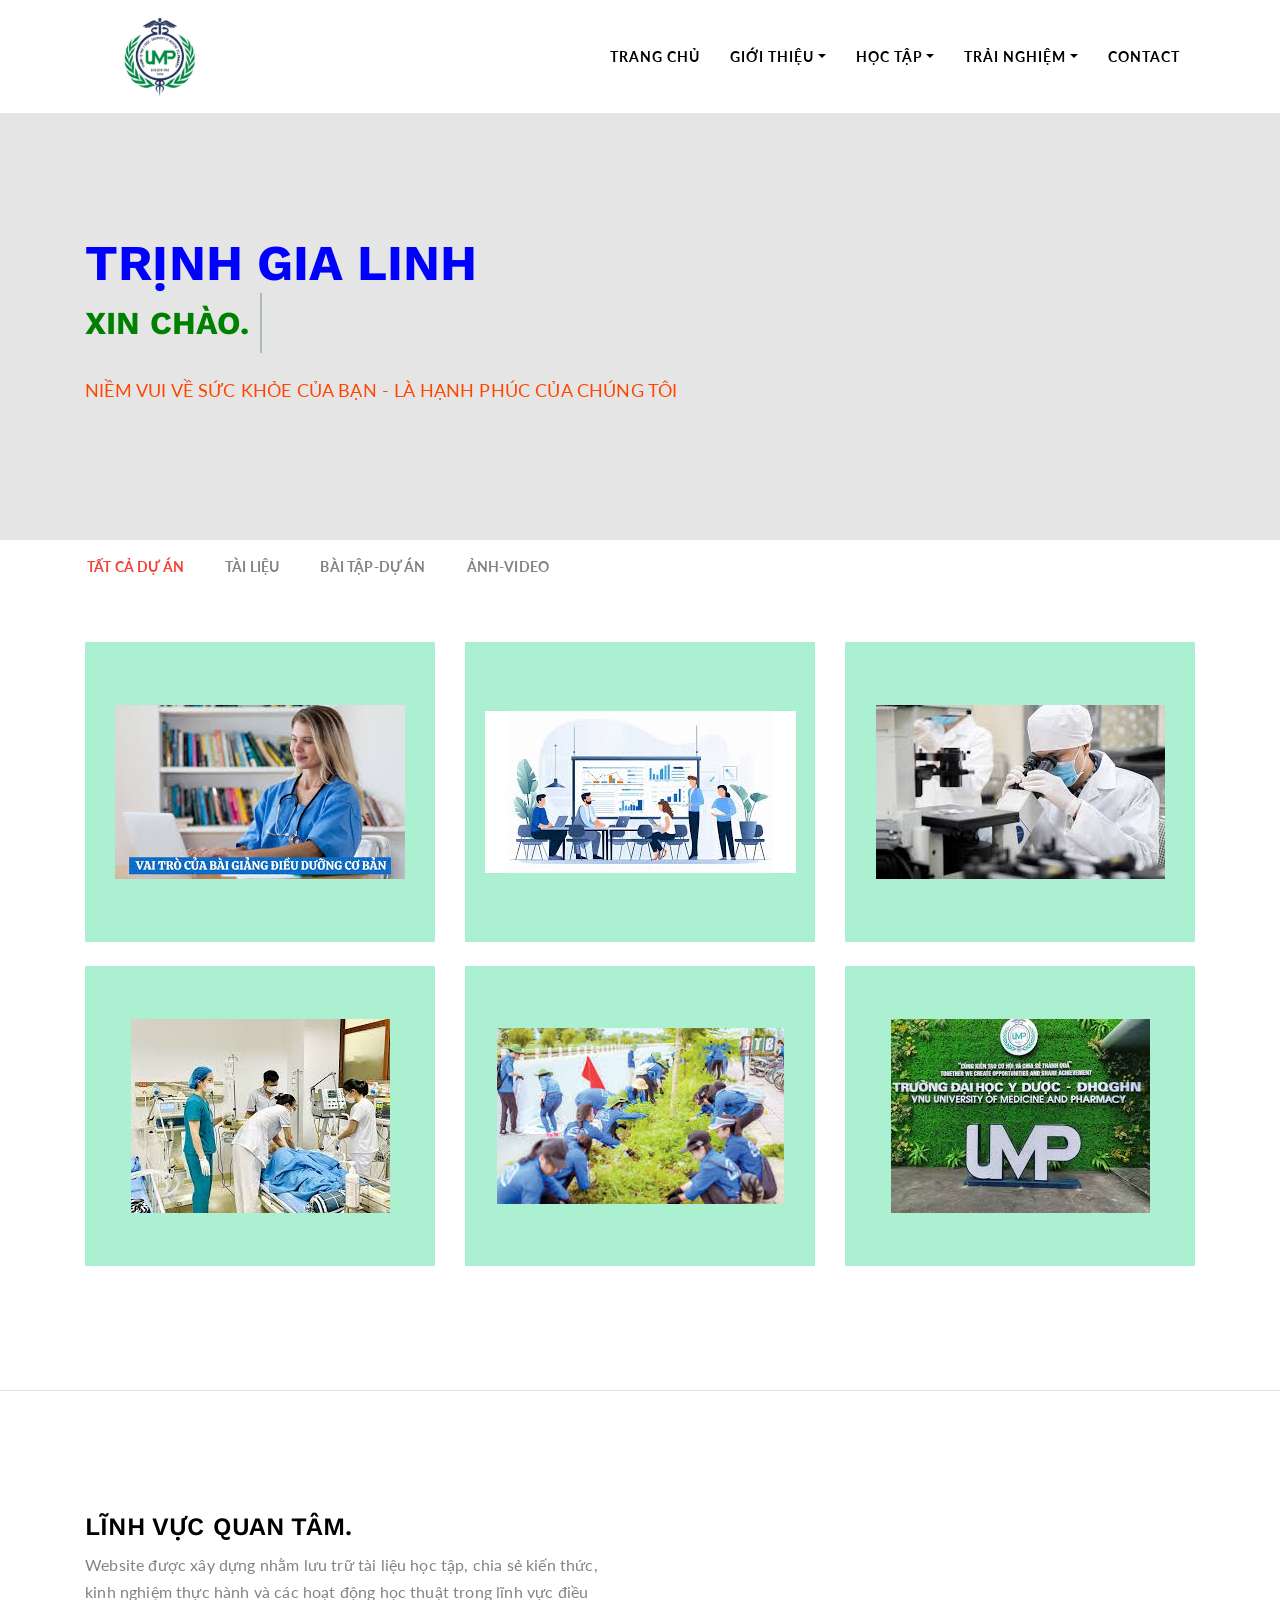
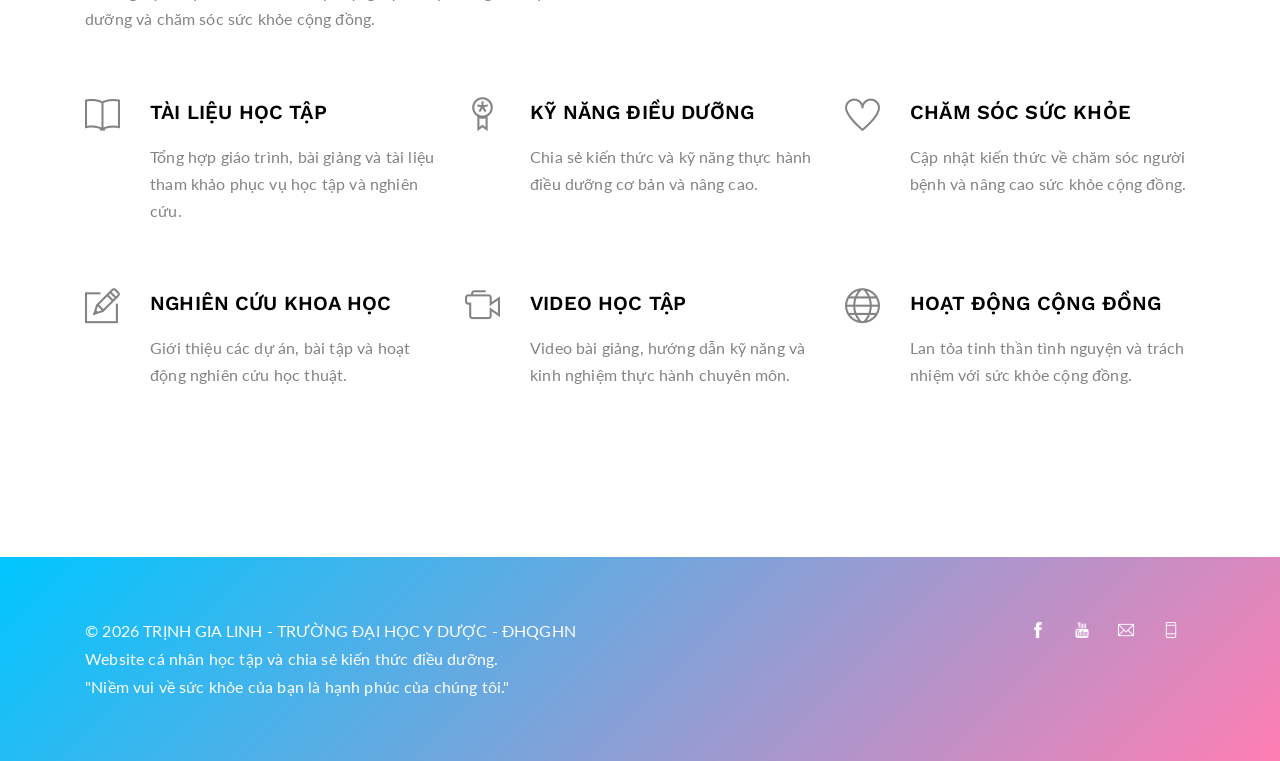
<file: index.html>
<!DOCTYPE html>

<!--
 // WEBSITE: #!
 // TWITTER: #!
 // FACEBOOK: #!
 // GITHUB: #!
-->

<html lang="vi">

<head>
  <meta charset="utf-8">
  <title>TRỊNH GIA LINH</title>

  <!-- mobile responsive meta -->
  <meta name="viewport" content="width=device-width, initial-scale=1">
   
  <!-- theme meta -->
  <meta name="theme-name" content="thomson" />
  
  <!-- ** Plugins Needed for the Project ** -->
  <!-- Bootstrap -->
  <link rel="stylesheet" href="plugins/bootstrap/bootstrap.min.css">
  <link rel="stylesheet" href="plugins/themify/css/themify-icons.css">
  <link rel="stylesheet" href="plugins/counto/animate.css">
  <link rel="stylesheet" href="plugins/aos/aos.css">
  <link rel="stylesheet" href="plugins/owl-carousel/owl.carousel.min.css">
  <link rel="stylesheet" href="plugins/owl-carousel/owl.theme.default.min.css">
  <link rel="stylesheet" href="plugins/magnific-popup/magnific-popup.css">
  <link rel="stylesheet" href="plugins/animated-text/animated-text.css">

  <!-- Main Stylesheet -->
  <link href="css/style.css" rel="stylesheet">

</head>

<body>
  

<!-- Navigation Start -->
<!-- Header Start --> 

<nav class="navbar navbar-expand-lg  main-nav " id="navbar">
	<div class="container">
	  <a class="navbar-brand" href="index.html">
	  <img src="images/logo.png" alt="" class="img-fluid">
	  </a>

	  <button class="navbar-toggler collapsed" type="button" data-toggle="collapse" data-target="#navbarsExample09" aria-controls="navbarsExample09" aria-expanded="false" aria-label="Toggle navigation">
		<span class="ti-align-justify"></span>
	  </button>
  
		  <div class="collapse navbar-collapse" id="navbarsExample09">
			<ul class="navbar-nav ml-auto">
			  <li class="nav-item  active"><a class="nav-link" href="index.html">TRANG CHỦ</a></li>

			  <li class="nav-item dropdown">
					<a class="nav-link dropdown-toggle" href="#" id="dropdown01" data-toggle="dropdown" aria-haspopup="true" aria-expanded="false">GIỚI THIỆU</a>
					<ul class="dropdown-menu" aria-labelledby="dropdown01">
						<li><a class="dropdown-item" href="abouttgl.html">BẢN THÂN</a></li>
						<li><a class="dropdown-item" href="about-us.html">NHÓM BẠN</a></li>
						
					</ul>
			  </li>

			  <li class="nav-item dropdown active">
					<a class="nav-link dropdown-toggle" href="#" id="dropdown02" data-toggle="dropdown" aria-haspopup="true" aria-expanded="false">HỌC TẬP</a>
					<ul class="dropdown-menu" aria-labelledby="dropdown02">
						<li><a class="dropdown-item" href="tailieu-1.html">TÀI LIỆU</a></li>
						<li><a class="dropdown-item" href="duan-2.html">DỰ ÁN - BÀI TẬP</a></li>
						<li><a class="dropdown-item" href="video-3.html">VIDEO</a></li>
					</ul>
			  </li>
			   <li class="nav-item dropdown">
					<a class="nav-link dropdown-toggle" href="#" id="dropdown05" data-toggle="dropdown" aria-haspopup="true" aria-expanded="false">TRẢI NGHIỆM</a>
					<ul class="dropdown-menu" aria-labelledby="dropdown05">
						<li><a class="dropdown-item" href="blog-grid.html">TỔNG KẾT</a></li>
						<li><a class="dropdown-item" href="blog-sidebar.html">YOUTUBE</a></li>
						</ul>
			  </li>
			   <li class="nav-item"><a class="nav-link" href="contact.html">Contact</a></li>
			</ul>
		</div>
	</div>
</nav>

<!-- Header Close --> 
<!-- Navigation ENd -->

<!-- Banner Start -->
<section class="section banner">
  <div class="container">
    <div class="row">
      <div class="col-lg-10">
        <!-- Tiêu đề chính -->
        <h2 class="cd-headline clip is-full-width mb-4 name-title">
          TRỊNH GIA LINH <br>
          <!-- Phần chữ động -->
          <span class="cd-words-wrapper text-color headline-words">
            <b class="is-visible">XIN CHÀO.</b>
            <b>HÃY GHÉ THĂM TRANG CÁ NHÂN.</b>
            <b>KHỞI TẠO Ý TƯỞNG.</b>
            <b>CHUYÊN CẦN - SÁNG TẠO - KẾT QUẢ.</b>	
          </span>
        </h2>

        <!-- Đoạn mô tả -->
        <p class="banner-text">
          NIỀM VUI VỀ SỨC KHỎE CỦA BẠN - LÀ HẠNH PHÚC CỦA CHÚNG TÔI </p>
      </div>
    </div>
  </div>
</section>

<!-- Banner End -->

<!-- HỌC TẬP  start -->
<section class="portfolio ">
	<div class="container">
		<div class="row mb-5">
	      	<div class="col-10">
		        <div class="btn-group btn-group-toggle " data-toggle="buttons">
		          <label class="btn active ">
		            <input type="radio" name="shuffle-filter" value="all" checked="checked" /> TẤT CẢ DỰ ÁN
		          </label>
		          <label class="btn">
		            <input type="radio" name="shuffle-filter" value="design" /> TÀI LIỆU
		          </label>
		          <label class="btn">
		            <input type="radio" name="shuffle-filter" value="branding" /> BÀI TẬP-DỰ ÁN
		          </label>
		          <label class="btn">
		            <input type="radio" name="shuffle-filter" value="photo" /> ẢNH-VIDEO
		          </label>
		        </div>
	      	</div>
    	</div>	

		<div class="row shuffle-wrapper portfolio-gallery">
	      <div class="col-lg-4 col-6 mb-4 shuffle-item" data-groups='["design","illustration"]'>
			<div class="position-relative inner-box">
			  <div class="image position-relative">
				<img src="images/portfolio/1.jpg" alt="portfolio-image" class="img-fluid w-100 d-block">
				<div class="overlay-box">
				  <div class="overlay-inner">
					<a class="overlay-content" href="baigiang.html">
					  <h5 class="mb-0">BÀI GIẢNG ĐIỀU DƯỠNG</h5>
					  <p>Học bài</p>
					</a>
				  </div>
				</div>
			  </div>
			</div>
		  </div>

		 <div class="col-lg-4 col-6 mb-4 shuffle-item" data-groups="[&quot;branding&quot;]">
			<div class="position-relative inner-box">
			  <div class="image position-relative">
				<img src="images/portfolio/4.jpg" alt="portfolio-image" class="img-fluid w-100 d-block">
				<div class="overlay-box">
				  <div class="overlay-inner">
					<a class="overlay-content" href="duan-2.html">
					  <h5 class="mb-0">BÀI TẬP - DỰ ÁN NHÓM</h5>
					  <p>Nộp sản phẩm</p>
					</a>
				  </div>
				</div>
			  </div>
			</div>
		  </div>


	      <div class="col-lg-4 col-6 mb-4 shuffle-item" data-groups="[&quot;illustration&quot;]">
	        <div class="position-relative inner-box">
	            <div class="image position-relative ">
	               <img src="images/portfolio/3.jpg" alt="portfolio-image" class="img-fluid w-100 d-block">
	                <div class="overlay-box">
	                  <div class="overlay-inner">
	                    <a class="overlay-content" href="nghiencuukhoahoc.html">
	                      <h5 class="mb-0">NGHIÊN CỨU KHOA HỌC </h5>
	                      <p>Kết quả nghiên cứu</p>
	                    </a>
	                  </div>
	                </div> 
	            </div>
	        </div>
	      </div>

	      <div class="col-lg-4 col-6 mb-4 shuffle-item" data-groups="[&quot;design&quot;]">
	        <div class="position-relative inner-box">
	            <div class="image position-relative ">
	               <img src="images/portfolio/5.jpg" alt="portfolio-image" class="img-fluid w-100 d-block">
	                <div class="overlay-box">
	                  <div class="overlay-inner">
	                    <a class="overlay-content" href="kynang.html">
	                      <h5 class="mb-0">KỸ NĂNG ĐIỀU DƯỠNG</h5>
	                      <p>Tiêm, truyền, lấy máu...</p>
	                    </a>
	                  </div>
	                </div> 
	            </div>
	        </div>
	      </div>

	      <div class="col-lg-4 col-6 mb-4 shuffle-item" data-groups="[&quot;illustration&quot;]">
	        <div class="position-relative inner-box">
	            <div class="image position-relative ">
	               <img src="images/portfolio/6.jpg" alt="portfolio-image" class="img-fluid w-100 d-block">
	                <div class="overlay-box">
	                  <div class="overlay-inner">
	                    <a class="overlay-content" href="hoatdongcd.html">
	                       <h5 class="mb-0 ">HOẠT ĐỘNG CỘNG ĐỒNG</h5>
	                      	<p>hoạt động tình nguyện</p>
	                    </a>
	                  </div>
	                </div> 
	            </div>
	        </div>
	      </div>

	      <div class="col-lg-4 col-6 mb-4 shuffle-item" data-groups="[&quot;design&quot;,&quot;photo&quot;]">
	        <div class="position-relative inner-box">
	            <div class="image position-relative ">
	               <img src="images/portfolio/7.jpg" alt="portfolio-image" class="img-fluid w-100 d-block">
	                <div class="overlay-box">
	                  <div class="overlay-inner">
	                    <a class="overlay-content" href="video-3.html">
	                       <h5 class="mb-0">THƯ VIỆN ẢNH VIDEO</h5>
	                      	<p>shooting - Design</p>
	                    </a>
	                  </div>
	                </div> 
	            </div>
	        </div>
	      </div>
	    </div>
	</div>
</section>
<!-- HỌC TẬP  End -->

<!-- Service start -->
<section class="section service-home border-top">
	<div class="container">
		<div class="row">
			<div class="col-lg-6">
				<h2 class="mb-2 ">LĨNH VỰC QUAN TÂM.</h2>
				<p class="mb-5">Website được xây dựng nhằm lưu trữ tài liệu học tập, chia sẻ kiến thức,
					kinh nghiệm thực hành và các hoạt động học thuật trong lĩnh vực điều dưỡng
					và chăm sóc sức khỏe cộng đồng.</p>
			</div>
		</div>
		
		
		<div class="row">

			<div class="col-lg-4">
				<div class="service-item mb-5" data-aos="fade-left">
					<i class="ti-book"></i>
					<h4 class="my-3">TÀI LIỆU HỌC TẬP</h4>
					<p>Tổng hợp giáo trình, bài giảng và tài liệu tham khảo phục vụ học tập và nghiên cứu.</p>
				</div>
			</div>

			<div class="col-lg-4">
				<div class="service-item mb-5" data-aos="fade-left" data-aos-delay="300">
					<i class="ti-medall"></i>
					<h4 class="my-3">KỸ NĂNG ĐIỀU DƯỠNG</h4>
					<p>Chia sẻ kiến thức và kỹ năng thực hành điều dưỡng cơ bản và nâng cao.</p>
				</div>
			</div>

			<div class="col-lg-4">
				<div class="service-item mb-5" data-aos="fade-left" data-aos-delay="600">
					<i class="ti-heart"></i>
					<h4 class="my-3">CHĂM SÓC SỨC KHỎE</h4>
					<p>Cập nhật kiến thức về chăm sóc người bệnh và nâng cao sức khỏe cộng đồng.</p>
				</div>
			</div>

			<div class="col-lg-4">
				<div class="service-item mb-5" data-aos="fade-left">
					<i class="ti-pencil-alt"></i>
					<h4 class="my-3">NGHIÊN CỨU KHOA HỌC</h4>
					<p>Giới thiệu các dự án, bài tập và hoạt động nghiên cứu học thuật.</p>
				</div>
			</div>

			<div class="col-lg-4">
				<div class="service-item mb-5" data-aos="fade-left" data-aos-delay="300">
					<i class="ti-video-camera"></i>
					<h4 class="my-3">VIDEO HỌC TẬP</h4>
					<p>Video bài giảng, hướng dẫn kỹ năng và kinh nghiệm thực hành chuyên môn.</p>
				</div>
			</div>

			<div class="col-lg-4">
				<div class="service-item mb-5" data-aos="fade-left" data-aos-delay="600">
					<i class="ti-world"></i>
					<h4 class="my-3">HOẠT ĐỘNG CỘNG ĐỒNG</h4>
					<p>Lan tỏa tinh thần tình nguyện và trách nhiệm với sức khỏe cộng đồng.</p>
				</div>
			</div>

		</div>
	</div>
</section>
<!-- service end -->

<!-- Footer start -->
<section class="footer">
    <div class="container">
        <div class="row">
            <div class="col-lg-6">
                <p class="mb-0">
                    © 2026 TRỊNH GIA LINH - TRƯỜNG ĐẠI HỌC Y DƯỢC - ĐHQGHN<br>
                    Website cá nhân học tập và chia sẻ kiến thức điều dưỡng. <br>
                    "Niềm vui về sức khỏe của bạn là hạnh phúc của chúng tôi."
                </p>
            </div>

            <div class="col-lg-6">
                <div class="widget footer-widget text-lg-right mt-5 mt-lg-0">
                    <ul class="list-inline mb-0">

                        <li class="list-inline-item">
                            <a href="https://facebook.com/" target="_blank">
                                <i class="ti-facebook mr-3"></i>
                            </a>
                        </li>

                        <li class="list-inline-item">
                            <a href="https://youtube.com/" target="_blank">
                                <i class="ti-youtube mr-3"></i>
                            </a>
                        </li>

                        <li class="list-inline-item">
                            <a href="mailto:trinhgialinh2022@gmail.com">
                                <i class="ti-email mr-3"></i>
                            </a>
                        </li>

                        <li class="list-inline-item">
                            <a href="tel:+849123456789">
                                <i class="ti-mobile mr-3"></i>
                            </a>
                        </li>

                    </ul>
                </div>
            </div>
        </div>
    </div>
</section>
<!-- Footer End -->

<!-- jQuery -->
<script src="plugins/jQuery/jquery.min.js"></script>

<!-- Bootstrap JS -->
<script src="plugins/bootstrap/bootstrap.min.js"></script>

<script src="plugins/aos/aos.js"></script>
<script src="plugins/owl-carousel/owl.carousel.min.js"></script>
<script src="plugins/shuffle/shuffle.min.js"></script>
<script src="plugins/magnific-popup/jquery.magnific-popup.min.js"></script>
<script src="plugins/animated-text/animated-text.js"></script>
<script src="plugins/counto/apear.js"></script>
<script src="plugins/counto/counTo.js"></script>


<!-- Main Script -->
<script src="js/script.js"></script>

</body>
</html>
</file>
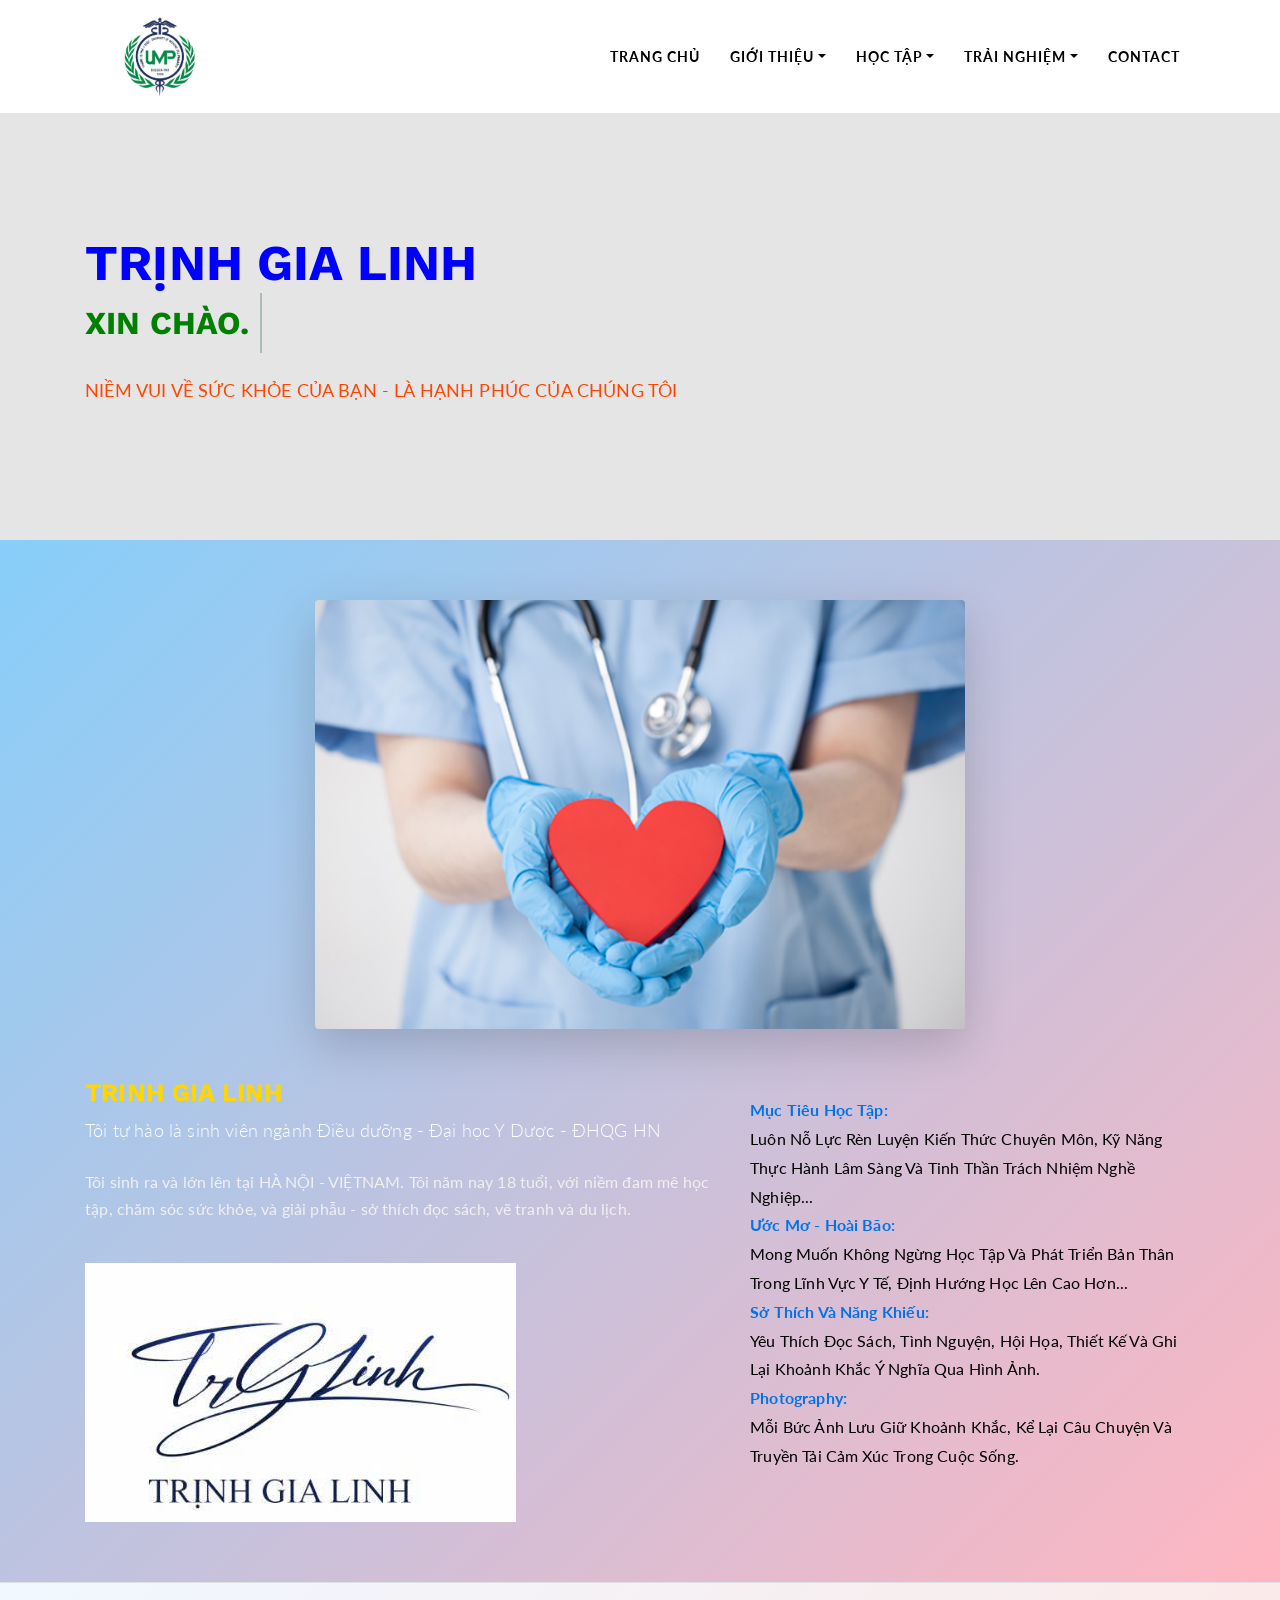
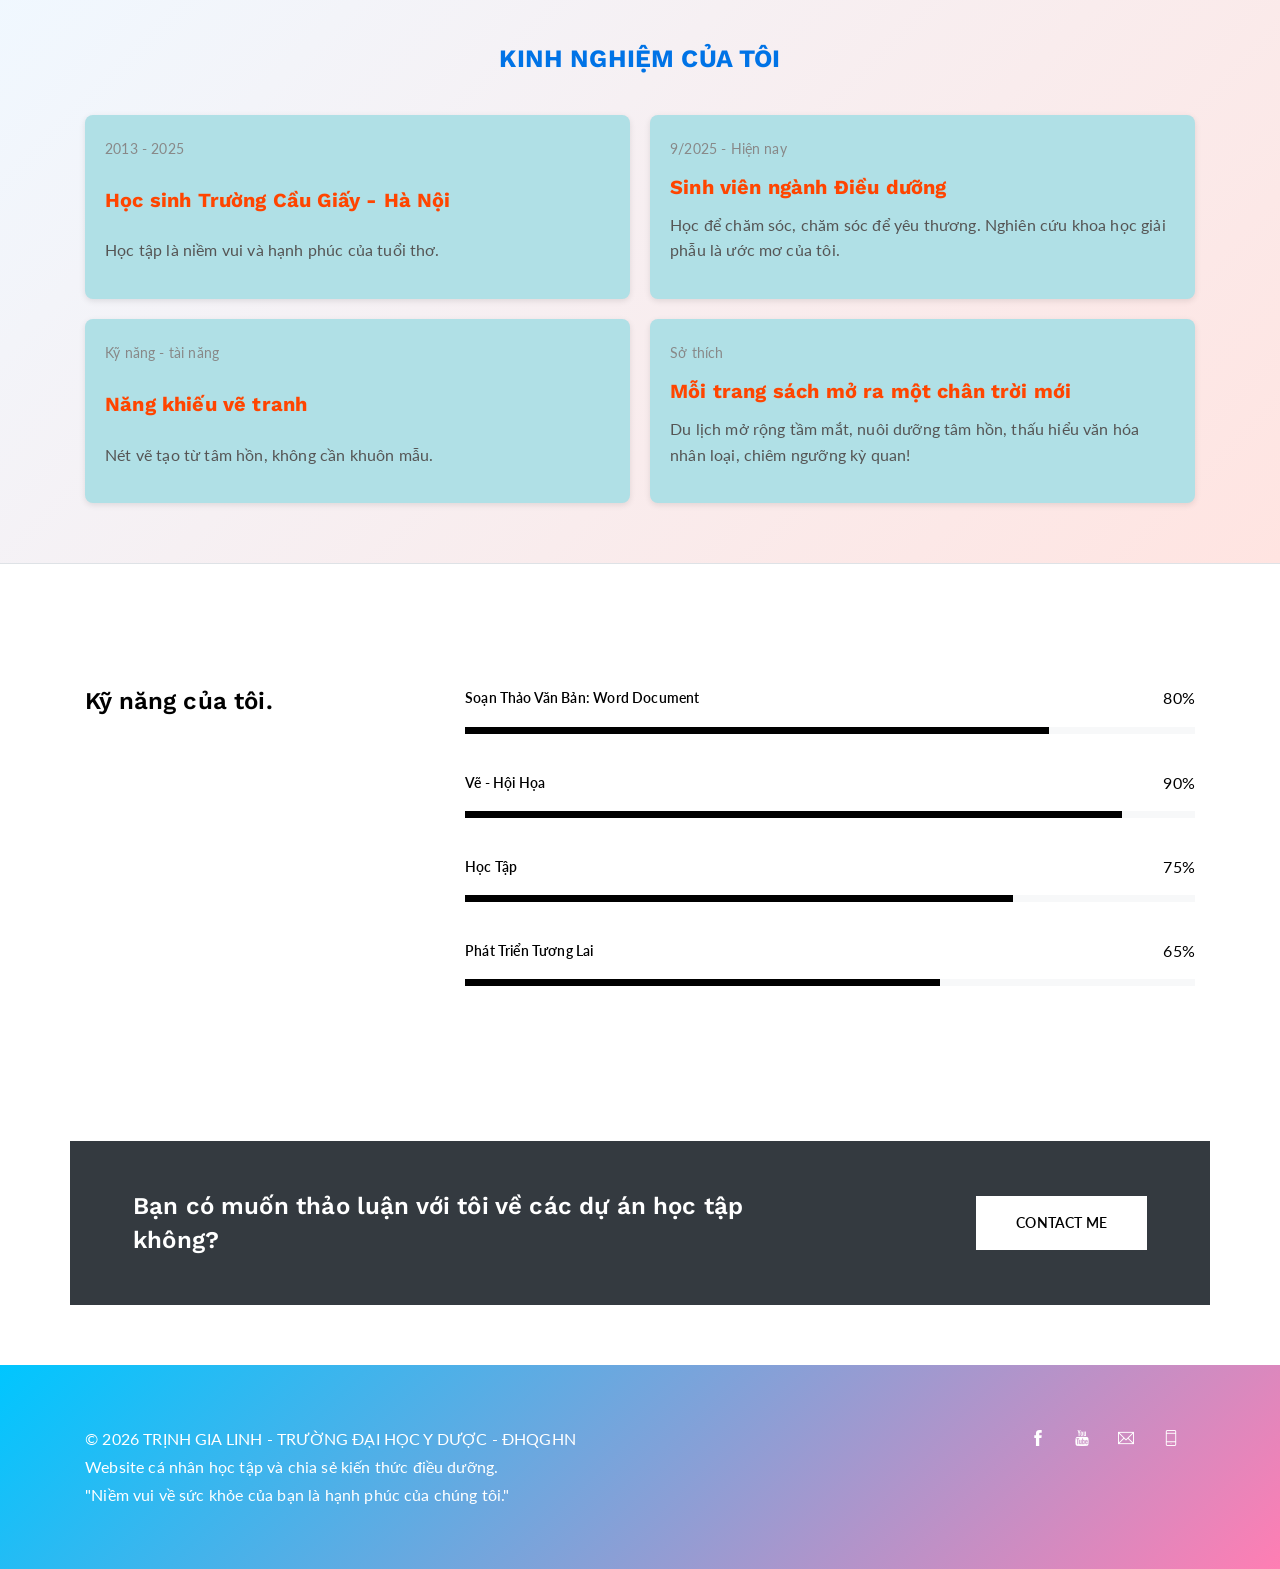
<file: abouttgl.html>
<!--
 // WEBSITE: #!
 // TWITTER: #!
 // FACEBOOK: #!
 // GITHUB: #!
-->

<html lang="vi">

<head>
  <meta charset="utf-8">
  <title>TRỊNH GIA LINH</title>

  <!-- mobile responsive meta -->
  <meta name="viewport" content="width=device-width, initial-scale=1">
  <meta name="viewport" content="width=device-width, initial-scale=1, maximum-scale=1">
  
  <!-- theme meta -->
  <meta name="theme-name" content="thomson" />
  
  <!-- ** Plugins Needed for the Project ** -->
  <!-- Bootstrap -->
  <link rel="stylesheet" href="plugins/bootstrap/bootstrap.min.css">
  <link rel="stylesheet" href="plugins/themify/css/themify-icons.css">
  <link rel="stylesheet" href="plugins/counto/animate.css">
  <link rel="stylesheet" href="plugins/aos/aos.css">
  <link rel="stylesheet" href="plugins/owl-carousel/owl.carousel.min.css">
  <link rel="stylesheet" href="plugins/owl-carousel/owl.theme.default.min.css">
  <link rel="stylesheet" href="plugins/magnific-popup/magnific-popup.css">
  <link rel="stylesheet" href="plugins/animated-text/animated-text.css">

  <!-- Main Stylesheet -->
  <link href="css/style.css" rel="stylesheet">

</head>

<body>
  

<!-- Navigation Start -->
<!-- Header Start --> 

<nav class="navbar navbar-expand-lg  main-nav " id="navbar">
	<div class="container">
	  <a class="navbar-brand" href="index.html">
	  <img src="images/logo.png" alt="" class="img-fluid">
	  </a>

	  <button class="navbar-toggler collapsed" type="button" data-toggle="collapse" data-target="#navbarsExample09" aria-controls="navbarsExample09" aria-expanded="false" aria-label="Toggle navigation">
		<span class="ti-align-justify"></span>
	  </button>
  
		  <div class="collapse navbar-collapse" id="navbarsExample09">
			<ul class="navbar-nav ml-auto">
			  <li class="nav-item  active"><a class="nav-link" href="index.html">TRANG CHỦ</a></li>

			  <li class="nav-item dropdown">
					<a class="nav-link dropdown-toggle" href="#" id="dropdown01" data-toggle="dropdown" aria-haspopup="true" aria-expanded="false">GIỚI THIỆU</a>
					<ul class="dropdown-menu" aria-labelledby="dropdown01">
						<li><a class="dropdown-item" href="abouttgl.html">BẢN THÂN</a></li>
						<li><a class="dropdown-item" href="about-us.html">NHÓM BẠN</a></li>
					</ul>
			  </li>

			  <li class="nav-item dropdown active">
					<a class="nav-link dropdown-toggle" href="#" id="dropdown02" data-toggle="dropdown" aria-haspopup="true" aria-expanded="false">HỌC TẬP</a>
					<ul class="dropdown-menu" aria-labelledby="dropdown02">
						<li><a class="dropdown-item" href="tailieu-1.html">TÀI LIỆU</a></li>
						<li><a class="dropdown-item" href="duan-2.html">DỰ ÁN - BÀI TẬP</a></li>
						<li><a class="dropdown-item" href="video-3.html">VIDEO</a></li>
					</ul>
			  </li>
			   <li class="nav-item dropdown">
					<a class="nav-link dropdown-toggle" href="#" id="dropdown05" data-toggle="dropdown" aria-haspopup="true" aria-expanded="false">TRẢI NGHIỆM</a>
					<ul class="dropdown-menu" aria-labelledby="dropdown05">
						<li><a class="dropdown-item" href="blog-grid.html">TỔNG KẾT</a></li>
						<li><a class="dropdown-item" href="blog-sidebar.html">YOUTUBE</a></li>
						</ul>
			  </li>
			   <li class="nav-item"><a class="nav-link" href="contact.html">Contact</a></li>
			</ul>
		</div>
	</div>
</nav>

<!-- Header Close --> 
<!-- Navigation ENd -->

<!-- Banner Start -->
<section class="section banner">
  <div class="container">
    <div class="row">
      <div class="col-lg-10">
        <!-- Tiêu đề chính -->
        <h2 class="cd-headline clip is-full-width mb-4 name-title">
          TRỊNH GIA LINH <br>
          <!-- Phần chữ động -->
          <span class="cd-words-wrapper text-color headline-words">
            <b class="is-visible">XIN CHÀO.</b>
            <b>HÃY GHÉ THĂM TRANG CÁ NHÂN.</b>
            <b>KHỞI TẠO Ý TƯỞNG.</b>
            <b>CHUYÊN CẦN - SÁNG TẠO - KẾT QUẢ.</b>
          </span>
        </h2>

        <!-- Đoạn mô tả -->
        <p class="banner-text">
          NIỀM VUI VỀ SỨC KHỎE CỦA BẠN - LÀ HẠNH PHÚC CỦA CHÚNG TÔI </p>
      </div>
    </div>
  </div>
</section>

<!-- Banner End -->
<!-- Banner start -->
<section class="section banner-3" style="background: linear-gradient(135deg, #87CEFA, #FFB6C1); color:#fff; padding:60px 0;">
  <div class="container">
    <div class="row justify-content-center align-items-center">
      
      <!-- Ảnh nền -->
      <div class="col-lg-12 text-center mb-5">
        <div class="profile">
          <img src="images/background.jpg" alt="Profile Banner" class="img-fluid rounded shadow-lg">
        </div>
      </div>

      <!-- Giới thiệu -->
      <div class="col-lg-7">
        <h2 style="color:#FFD700; font-weight:bold; text-transform:uppercase;"> TRINH GIA LINH</h2>
        <p class="lead mb-4" style="color:#fff; font-size:18px;">
          Tôi tự hào là sinh viên ngành Điều dưỡng - Đại học Y Dược - ĐHQG HN
        </p>

        <p class="mb-4" style="color:#f0f0f0;">
          Tôi sinh ra và lớn lên tại HÀ NỘI - VIỆTNAM.  
          Tôi năm nay 18 tuổi, với niềm đam mê học tập, chăm sóc sức khỏe, và giải phẫu - sở thích đọc sách, vẽ tranh và du lịch.
        </p>

        <img src="images/signature tgl.jpg" alt="Signature" class="img-fluid mt-3">
      </div>

      <!-- Danh sách mục tiêu -->
      <div class="col-lg-5">
        <ul class="list-unstyled mt-3 mb-5 about-list" style="color:#fff; line-height:1.8;">
          <li><strong style="color:#0073e6;">Mục tiêu học tập:</strong><br>
            Luôn nỗ lực rèn luyện kiến thức chuyên môn, kỹ năng thực hành lâm sàng và tinh thần trách nhiệm nghề nghiệp...
          </li>
          <li><strong style="color:#0073e6;">Ước mơ - hoài bão:</strong><br>
            Mong muốn không ngừng học tập và phát triển bản thân trong lĩnh vực y tế, định hướng học lên cao hơn...
          </li>
          <li><strong style="color:#0073e6;">Sở thích và năng khiếu:</strong><br>
            Yêu thích đọc sách, tình nguyện, hội họa, thiết kế và ghi lại khoảnh khắc ý nghĩa qua hình ảnh.
          </li>
          <li><strong style="color:#0073e6;">Photography:</strong><br>
            Mỗi bức ảnh lưu giữ khoảnh khắc, kể lại câu chuyện và truyền tải cảm xúc trong cuộc sống.
          </li>
        </ul>
      </div>
    </div>
  </div>
</section>
<!-- Banner End -->


<!-- About start -->
<section class="section about border-top border-bottom" style="background: linear-gradient(135deg, #f0f8ff, #ffe4e1); padding:60px 0;">
  <div class="container">
    <h2 style="color:#0073e6; font-weight:bold; text-transform:uppercase; text-align:center; margin-bottom:40px;">
      Kinh nghiệm của tôi
    </h2>

    <div class="about-grid">
      <div class="about-info">
        <span>2013 - 2025</span>
        <h4>Học sinh Trường Cầu Giấy - Hà Nội</h4>
        <p>Học tập là niềm vui và hạnh phúc của tuổi thơ.</p>
      </div>

      <div class="about-info">
        <span>9/2025 - Hiện nay</span>
        <h4>Sinh viên ngành Điều dưỡng</h4>
        <p>Học để chăm sóc, chăm sóc để yêu thương. Nghiên cứu khoa học giải phẫu là ước mơ của tôi.</p>
      </div>

      <div class="about-info">
        <span>Kỹ năng - tài năng</span>
        <h4>Năng khiếu vẽ tranh</h4>
        <p>Nét vẽ tạo từ tâm hồn, không cần khuôn mẫu.</p>
      </div>

      <div class="about-info">
        <span>Sở thích</span>
        <h4>Mỗi trang sách mở ra một chân trời mới</h4>
        <p>Du lịch mở rộng tầm mắt, nuôi dưỡng tâm hồn, thấu hiểu văn hóa nhân loại, chiêm ngưỡng kỳ quan!</p>
      </div>
    </div>
  </div>
</section>
<!-- About End -->

<!-- Skill Start -->
<section class="section skills">
	<div class="container">
		<div class="row">
			<div class="col-lg-4">
				<h3>Kỹ năng của tôi.</h3>
			</div>

			<div class="col-lg-8">
				<div class="progress-bar-content">
					<div class="progress-label d-flex align-items-center">
		                <div class="progress-title">Soạn thảo văn bản: word document</div>
		                	<span class="progress-bar-units ml-auto">80%</span>
	            	</div>
					<div class="progress">
						  <div class="progress-bar" data-percent="80"></div>
					</div>
				</div>
				<div class="progress-bar-content">
					<div class="progress-label d-flex align-items-center">
		                <div class="progress-title">Vẽ - hội họa</div>
		                	<span class="progress-bar-units ml-auto">90%</span>
	            	</div>
					<div class="progress">
						  <div class="progress-bar" data-percent="90"></div>
					</div>
				</div>
				<div class="progress-bar-content">
					<div class="progress-label d-flex align-items-center">
		                <div class="progress-title">Học tập</div>
		                	<span class="progress-bar-units ml-auto">75%</span>
	            	</div>
					<div class="progress">
						  <div class="progress-bar" data-percent="75"></div>
					</div>
				</div>
				<div class="progress-bar-content">
					<div class="progress-label d-flex align-items-center">
		                <div class="progress-title">Phát triển tương lai</div>
		                	<span class="progress-bar-units ml-auto">65%</span>
	            	</div>
					<div class="progress">
						  <div class="progress-bar" data-percent="65"></div>
					</div>
				</div>
			</div>
		</div>
	</div>
</section>
<!-- Skill end -->

<!-- Cta Start -->
<section class="section-sm pt-0 cta">
	<div class="container">
		<div class="row align-items-center bg-dark p-5">
			<div class="col-lg-8">
				<h3 class="text-white mb-0"> Bạn có muốn thảo luận với tôi về các dự án học tập không?</h3>
			</div>
			<div class="col-lg-4 text-lg-right mt-5 mt-lg-0">
				<a href="#" class="btn btn-white">Contact me</a>
			</div>
		</div>
	</div>
</section>
<!-- Cta ENd -->

<!-- Footer start -->
<section class="footer">
    <div class="container">
        <div class="row">
            <div class="col-lg-6">
                <p class="mb-0">
                    © 2026 TRỊNH GIA LINH - TRƯỜNG ĐẠI HỌC Y DƯỢC - ĐHQGHN<br>
                    Website cá nhân học tập và chia sẻ kiến thức điều dưỡng. <br>
                    "Niềm vui về sức khỏe của bạn là hạnh phúc của chúng tôi."
                </p>
            </div>

            <div class="col-lg-6">
                <div class="widget footer-widget text-lg-right mt-5 mt-lg-0">
                    <ul class="list-inline mb-0">

                        <li class="list-inline-item">
                            <a href="https://facebook.com/" target="_blank">
                                <i class="ti-facebook mr-3"></i>
                            </a>
                        </li>

                        <li class="list-inline-item">
                            <a href="https://youtube.com/" target="_blank">
                                <i class="ti-youtube mr-3"></i>
                            </a>
                        </li>

                        <li class="list-inline-item">
                            <a href="mailto:yourmail@gmail.com">
                                <i class="ti-email mr-3"></i>
                            </a>
                        </li>

                        <li class="list-inline-item">
                            <a href="tel:0123456789">
                                <i class="ti-mobile mr-3"></i>
                            </a>
                        </li>

                    </ul>
                </div>
            </div>
        </div>
    </div>
</section>
<!-- Footer End -->

<!-- jQuery -->
<script src="plugins/jQuery/jquery.min.js"></script>

<!-- Bootstrap JS -->
<script src="plugins/bootstrap/bootstrap.min.js"></script>

<script src="plugins/aos/aos.js"></script>
<script src="plugins/owl-carousel/owl.carousel.min.js"></script>
<script src="plugins/shuffle/shuffle.min.js"></script>
<script src="plugins/magnific-popup/jquery.magnific-popup.min.js"></script>
<script src="plugins/animated-text/animated-text.js"></script>
<script src="plugins/counto/apear.js"></script>
<script src="plugins/counto/counTo.js"></script>


<!-- Main Script -->
<script src="js/script.js"></script>
</body>
</html>
</file>
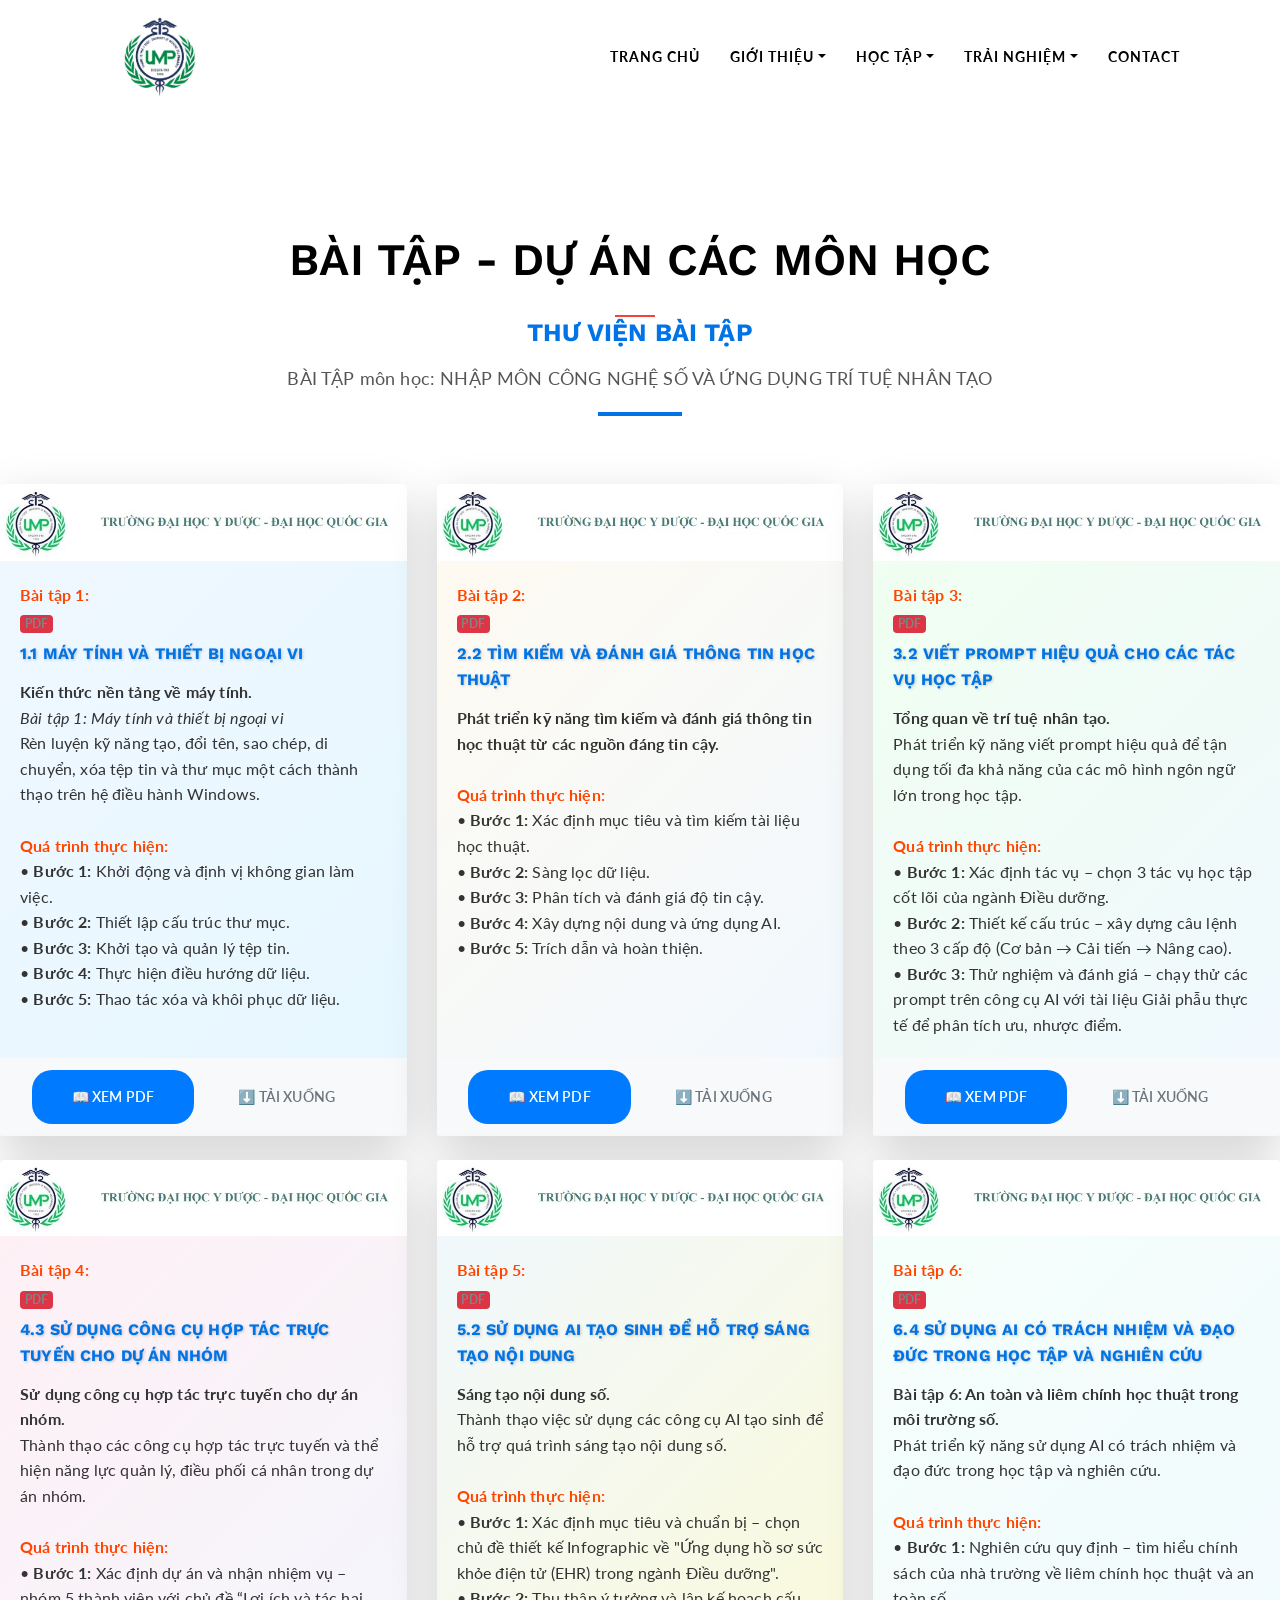
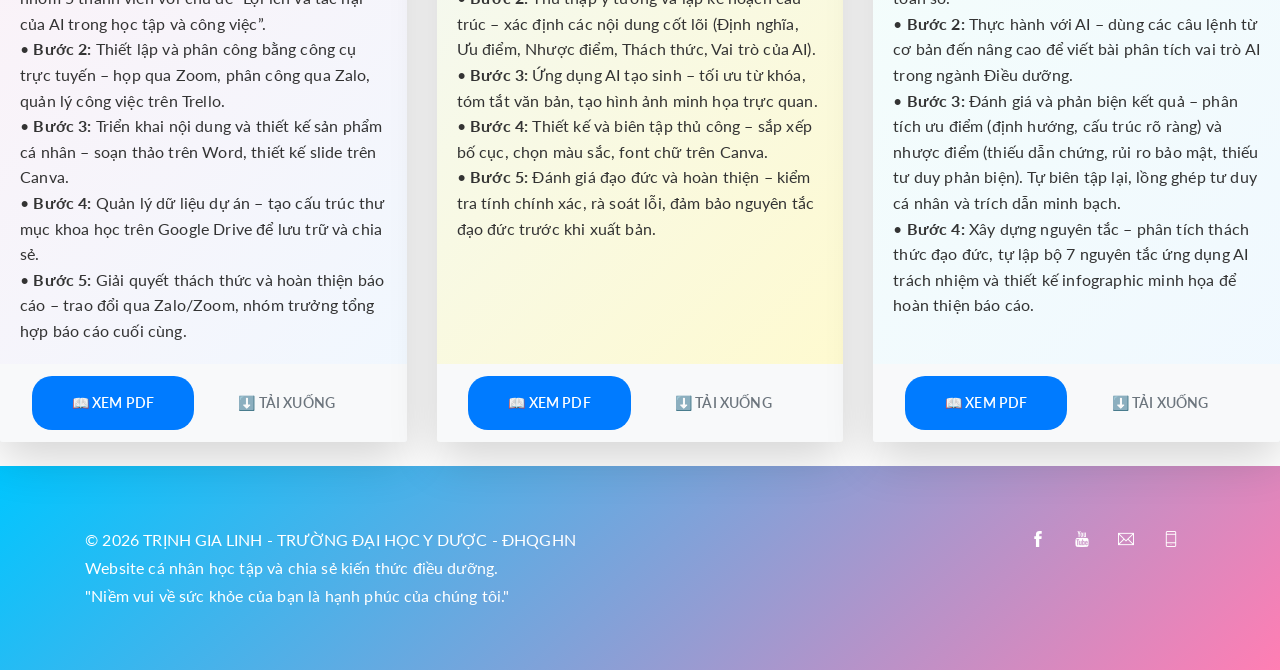
<file: baitap.html>
<!DOCTYPE html>

<!--
 // WEBSITE: #!
 // TWITTER: #!
 // FACEBOOK: #!
 // GITHUB: #!
-->

<html lang="vi">

<head>
  <meta charset="utf-8">
  <title>TRỊNH GIA LINH</title>

  <!-- mobile responsive meta -->
  <meta name="viewport" content="width=device-width, initial-scale=1">
  
  <!-- theme meta -->
  <meta name="theme-name" content="thomson" />
  
  <!-- ** Plugins Needed for the Project ** -->
  <!-- Bootstrap -->
  <link rel="stylesheet" href="plugins/bootstrap/bootstrap.min.css">
  <link rel="stylesheet" href="plugins/themify/css/themify-icons.css">
  <link rel="stylesheet" href="plugins/counto/animate.css">
  <link rel="stylesheet" href="plugins/aos/aos.css">
  <link rel="stylesheet" href="plugins/owl-carousel/owl.carousel.min.css">
  <link rel="stylesheet" href="plugins/owl-carousel/owl.theme.default.min.css">
  <link rel="stylesheet" href="plugins/magnific-popup/magnific-popup.css">
  <link rel="stylesheet" href="plugins/animated-text/animated-text.css">

  <!-- Main Stylesheet -->
  <link href="css/style.css" rel="stylesheet">

</head>

<body>
  

<!-- Navigation Start -->
<!-- Header Start --> 

<nav class="navbar navbar-expand-lg  main-nav " id="navbar">
	<div class="container">
	  <a class="navbar-brand" href="index.html">
	  <img src="images/logo.png" alt="" class="img-fluid">
	  </a>

	  <button class="navbar-toggler collapsed" type="button" data-toggle="collapse" data-target="#navbarsExample09" aria-controls="navbarsExample09" aria-expanded="false" aria-label="Toggle navigation">
		<span class="ti-align-justify"></span>
	  </button>
  
		  <div class="collapse navbar-collapse" id="navbarsExample09">
			<ul class="navbar-nav ml-auto">
			  <li class="nav-item  active"><a class="nav-link" href="index.html">TRANG CHỦ</a></li>

			  <li class="nav-item dropdown">
					<a class="nav-link dropdown-toggle" href="#" id="dropdown01" data-toggle="dropdown" aria-haspopup="true" aria-expanded="false">GIỚI THIỆU</a>
					<ul class="dropdown-menu" aria-labelledby="dropdown01">
						<li><a class="dropdown-item" href="abouttgl.html">BẢN THÂN</a></li>
						<li><a class="dropdown-item" href="about-us.html">NHÓM BẠN</a></li>
					</ul>
			  </li>

			  <li class="nav-item dropdown active">
					<a class="nav-link dropdown-toggle" href="#" id="dropdown02" data-toggle="dropdown" aria-haspopup="true" aria-expanded="false">HỌC TẬP</a>
					<ul class="dropdown-menu" aria-labelledby="dropdown02">
						<li><a class="dropdown-item" href="tailieu-1.html">TÀI LIỆU</a></li>
						<li><a class="dropdown-item" href="duan-2.html">DỰ ÁN - BÀI TẬP</a></li>
						<li><a class="dropdown-item" href="video-3.html">VIDEO</a></li>
						</ul>
			  </li>
			   <li class="nav-item dropdown">
					<a class="nav-link dropdown-toggle" href="#" id="dropdown05" data-toggle="dropdown" aria-haspopup="true" aria-expanded="false">TRẢI NGHIỆM</a>
					<ul class="dropdown-menu" aria-labelledby="dropdown05">
						<li><a class="dropdown-item" href="blog-grid.html">TỔNG KẾT</a></li>
						<li><a class="dropdown-item" href="blog-sidebar.html">YOUTUBE</a></li>
						</ul>
			  </li>
			   <li class="nav-item"><a class="nav-link" href="contact.html">Contact</a></li>
			</ul>
		</div>
	</div>
</nav>

<!-- Header Close --> 

<section class="page-title section pb-0">
  <div class="container">
    <div class="row">
      <div class="col-lg-12">
        <div class="text-center">
          <h1 class="text-capitalize mb-0 text-lg"> BÀI TẬP - DỰ ÁN CÁC MÔN HỌC</h1>
        </div>
      </div>
    </div>
  </div>
</section>


<!-- Thư viện bài tập -->
<div class="row mb-5">
  <div class="col-lg-12 text-center">
    <h2 class="mb-3" style="color:#0073e6; font-weight:bold; text-transform:uppercase;">
      THƯ VIỆN BÀI TẬP
    </h2>
    <p style="color:#555; font-size:18px;">
      BÀI TẬP môn học: NHẬP MÔN CÔNG NGHỆ SỐ VÀ ỨNG DỤNG TRÍ TUỆ NHÂN TẠO
    </p>
    <hr style="width:80px; border:2px solid #0073e6; margin:20px auto;">
  </div>
</div>

<div class="row">

  <!-- Bài tập 01 -->
<div class="col-lg-4 col-md-6 mb-4">
  <div class="card border-0 shadow-lg h-100" style="background: linear-gradient(135deg, #f0f8ff, #e6f7ff);">
    <img src="images/baitapAI/thumb01.jpg" class="card-img-top rounded-top" alt="Bài tập 1">
	
    <div class="card-body">
		<span style="color:#ff4500; font-weight:bold;">Bài tập 1:</span><br>
      <span class="badge bg-danger mb-2">PDF</span>
      <h5 class="card-title" style="color:#0073e6; font-weight:bold; text-transform:uppercase; text-shadow:1px 1px 3px rgba(0,0,0,0.2);">
        1.1 Máy tính và thiết bị ngoại vi
      </h5>
      <p class="card-text" style="color:#333; line-height:1.6;">
        <strong>Kiến thức nền tảng về máy tính.</strong><br>
        <em>Bài tập 1: Máy tính và thiết bị ngoại vi</em><br>
        Rèn luyện kỹ năng tạo, đổi tên, sao chép, di chuyển, xóa tệp tin và thư mục một cách thành thạo trên hệ điều hành Windows.
        <br><br>
        <span style="color:#ff4500; font-weight:bold;">Quá trình thực hiện:</span><br>
        • <strong>Bước 1:</strong> Khởi động và định vị không gian làm việc.<br>
        • <strong>Bước 2:</strong> Thiết lập cấu trúc thư mục.<br>
        • <strong>Bước 3:</strong> Khởi tạo và quản lý tệp tin.<br>
        • <strong>Bước 4:</strong> Thực hiện điều hướng dữ liệu.<br>
        • <strong>Bước 5:</strong> Thao tác xóa và khôi phục dữ liệu.<br>
      </p>
    </div>
    <div class="card-footer bg-light border-0 text-center">
      <a href="images/baitapAI/1.1 Máy tính và thiết bị ngoại vi.pdf" target="_blank" class="btn btn-primary btn-sm me-2" style="border-radius:20px;">
        📖 Xem PDF
      </a>
      <a href="images/baitapAI/1.1 Máy tính và thiết bị ngoại vi.pdf" download class="btn btn-outline-secondary btn-sm" style="border-radius:20px;">
        ⬇️ Tải xuống
      </a>
    </div>
  </div>
</div>
 <!-- Bài tập 02 -->
<div class="col-lg-4 col-md-6 mb-4">
  <div class="card border-0 shadow-lg h-100" style="background: linear-gradient(135deg, #fffaf0, #f0f8ff);">
    <img src="images/baitapAI/thumb01.jpg" class="card-img-top rounded-top" alt="Bài tập 02"> 
	
    <div class="card-body">
		<span style="color:#ff4500; font-weight:bold;">Bài tập 2:</span><br>
      <span class="badge bg-danger mb-2">PDF</span>
      <h5 class="card-title" style="color:#0073e6; font-weight:bold; text-transform:uppercase; text-shadow:1px 1px 3px rgba(0,0,0,0.2);">
        2.2 Tìm kiếm và đánh giá thông tin học thuật
      </h5>
      <p class="card-text" style="color:#333; line-height:1.6;">
        <strong>Phát triển kỹ năng tìm kiếm và đánh giá thông tin học thuật từ các nguồn đáng tin cậy.</strong><br><br>
        <span style="color:#ff4500; font-weight:bold;">Quá trình thực hiện:</span><br>
        • <strong>Bước 1:</strong> Xác định mục tiêu và tìm kiếm tài liệu học thuật.<br>
        • <strong>Bước 2:</strong> Sàng lọc dữ liệu.<br>
        • <strong>Bước 3:</strong> Phân tích và đánh giá độ tin cậy.<br>
        • <strong>Bước 4:</strong> Xây dựng nội dung và ứng dụng AI.<br>
        • <strong>Bước 5:</strong> Trích dẫn và hoàn thiện.<br>
      </p>
    </div>
    <div class="card-footer bg-light border-0 text-center">
      <a href="images/baitapAI/2.2 TÌM KIẾM VÀ ĐÁNH GIÁ THÔNG TIN HỌC THUẬT.pdf" target="_blank" class="btn btn-primary btn-sm me-2" style="border-radius:20px;">
        📖 Xem PDF
      </a>
      <a href="images/baitapAI/Giải phẫu hệ thống.pdf" download class="btn btn-outline-secondary btn-sm" style="border-radius:20px;">
        ⬇️ Tải xuống
      </a>
    </div>
  </div>
</div>
  
 <!-- Bài tập 03 -->
<div class="col-lg-4 col-md-6 mb-4">
  <div class="card border-0 shadow-lg h-100" style="background: linear-gradient(135deg, #f0fff0, #f0f8ff);">
    <img src="images/baitapAI/thumb01.jpg" class="card-img-top rounded-top" alt="Bài tập 03"> 
	
	
    <div class="card-body">
		<span style="color:#ff4500; font-weight:bold;">Bài tập 3:</span><br>
      <span class="badge bg-danger mb-2">PDF</span>
      <h5 class="card-title" style="color:#0073e6; font-weight:bold; text-transform:uppercase; text-shadow:1px 1px 3px rgba(0,0,0,0.2);">
        3.2 Viết Prompt hiệu quả cho các tác vụ học tập
      </h5>
      <p class="card-text" style="color:#333; line-height:1.6;">
        <strong>Tổng quan về trí tuệ nhân tạo.</strong><br>
        Phát triển kỹ năng viết prompt hiệu quả để tận dụng tối đa khả năng của các mô hình ngôn ngữ lớn trong học tập.
        <br><br>
        <span style="color:#ff4500; font-weight:bold;">Quá trình thực hiện:</span><br>
        • <strong>Bước 1:</strong> Xác định tác vụ – chọn 3 tác vụ học tập cốt lõi của ngành Điều dưỡng.<br>
        • <strong>Bước 2:</strong> Thiết kế cấu trúc – xây dựng câu lệnh theo 3 cấp độ (Cơ bản → Cải tiến → Nâng cao).<br>
        • <strong>Bước 3:</strong> Thử nghiệm và đánh giá – chạy thử các prompt trên công cụ AI với tài liệu Giải phẫu thực tế để phân tích ưu, nhược điểm.<br>
      </p>
    </div>
    <div class="card-footer bg-light border-0 text-center">
      <a href="images/baitapAI/3.2 VIẾT PROMPT HIỆU QUẢ CHO CÁC TÁC VỤ HỌC TẬP.pdf" target="_blank" class="btn btn-primary btn-sm me-2" style="border-radius:20px;">
        📖 Xem PDF
      </a>
      <a href="images/baitapAI/3.2 VIẾT PROMPT HIỆU QUẢ CHO CÁC TÁC VỤ HỌC TẬP.pdf" download class="btn btn-outline-secondary btn-sm" style="border-radius:20px;">
        ⬇️ Tải xuống
      </a>
    </div>
  </div>
</div>
  
  <!-- Bài tập 04 -->
<div class="col-lg-4 col-md-6 mb-4">
  <div class="card border-0 shadow-lg h-100" style="background: linear-gradient(135deg, #fff0f5, #f0f8ff);"> 
    <img src="images/baitapAI/thumb01.jpg" class="card-img-top rounded-top" alt="Bài tập 04">
	
    <div class="card-body">
		<span style="color:#ff4500; font-weight:bold;">Bài tập 4:</span><br>
      <span class="badge bg-danger mb-2">PDF</span>
      <h5 class="card-title" style="color:#0073e6; font-weight:bold; text-transform:uppercase; text-shadow:1px 1px 3px rgba(0,0,0,0.2);">
        4.3 Sử dụng công cụ hợp tác trực tuyến cho dự án nhóm
      </h5>
      <p class="card-text" style="color:#333; line-height:1.6;">
        <strong>Sử dụng công cụ hợp tác trực tuyến cho dự án nhóm.</strong><br>
        Thành thạo các công cụ hợp tác trực tuyến và thể hiện năng lực quản lý, điều phối cá nhân trong dự án nhóm.
        <br><br>
        <span style="color:#ff4500; font-weight:bold;">Quá trình thực hiện:</span><br>
        • <strong>Bước 1:</strong> Xác định dự án và nhận nhiệm vụ – nhóm 5 thành viên với chủ đề “Lợi ích và tác hại của AI trong học tập và công việc”.<br>
        • <strong>Bước 2:</strong> Thiết lập và phân công bằng công cụ trực tuyến – họp qua Zoom, phân công qua Zalo, quản lý công việc trên Trello.<br>
        • <strong>Bước 3:</strong> Triển khai nội dung và thiết kế sản phẩm cá nhân – soạn thảo trên Word, thiết kế slide trên Canva.<br>
        • <strong>Bước 4:</strong> Quản lý dữ liệu dự án – tạo cấu trúc thư mục khoa học trên Google Drive để lưu trữ và chia sẻ.<br>
        • <strong>Bước 5:</strong> Giải quyết thách thức và hoàn thiện báo cáo – trao đổi qua Zalo/Zoom, nhóm trưởng tổng hợp báo cáo cuối cùng.<br>
      </p>
    </div>
    <div class="card-footer bg-light border-0 text-center">
      <a href="images/baitapAI/4.3 Sử dụng công cụ hợp tác trực tuyến cho dự án nhóm.pdf" target="_blank" class="btn btn-primary btn-sm me-2" style="border-radius:20px;">
        📖 Xem PDF
      </a>
      <a href="images/baitapAI/4.3 Sử dụng công cụ hợp tác trực tuyến cho dự án nhóm.pdf" download class="btn btn-outline-secondary btn-sm" style="border-radius:20px;">
        ⬇️ Tải xuống
      </a>
    </div>
  </div>
</div>
<!-- Bài tập 05 -->
<div class="col-lg-4 col-md-6 mb-4">
  <div class="card border-0 shadow-lg h-100" style="background: linear-gradient(135deg, #f0f8ff, #fffacd);">
    <img src="images/baitapAI/thumb01.jpg" class="card-img-top rounded-top" alt="Bài tập 05"> 
	
    <div class="card-body">
		<span style="color:#ff4500; font-weight:bold;">Bài tập 5:</span><br>
      <span class="badge bg-danger mb-2">PDF</span>
      <h5 class="card-title" style="color:#0073e6; font-weight:bold; text-transform:uppercase; text-shadow:1px 1px 3px rgba(0,0,0,0.2);">
        5.2 Sử dụng AI tạo sinh để hỗ trợ sáng tạo nội dung
      </h5>
      <p class="card-text" style="color:#333; line-height:1.6;">
        <strong>Sáng tạo nội dung số.</strong><br>
        Thành thạo việc sử dụng các công cụ AI tạo sinh để hỗ trợ quá trình sáng tạo nội dung số.
        <br><br>
        <span style="color:#ff4500; font-weight:bold;">Quá trình thực hiện:</span><br>
        • <strong>Bước 1:</strong> Xác định mục tiêu và chuẩn bị – chọn chủ đề thiết kế Infographic về "Ứng dụng hồ sơ sức khỏe điện tử (EHR) trong ngành Điều dưỡng".<br>
        • <strong>Bước 2:</strong> Thu thập ý tưởng và lập kế hoạch cấu trúc – xác định các nội dung cốt lõi (Định nghĩa, Ưu điểm, Nhược điểm, Thách thức, Vai trò của AI).<br>
        • <strong>Bước 3:</strong> Ứng dụng AI tạo sinh – tối ưu từ khóa, tóm tắt văn bản, tạo hình ảnh minh họa trực quan.<br>
        • <strong>Bước 4:</strong> Thiết kế và biên tập thủ công – sắp xếp bố cục, chọn màu sắc, font chữ trên Canva.<br>
        • <strong>Bước 5:</strong> Đánh giá đạo đức và hoàn thiện – kiểm tra tính chính xác, rà soát lỗi, đảm bảo nguyên tắc đạo đức trước khi xuất bản.<br>
      </p>
    </div>
    <div class="card-footer bg-light border-0 text-center">
      <a href="images/baitapAI/5.2 SỬ DỤNG AI TẠO SINH ĐỂ HỖ TRỢ SÁNG TẠO NỘI DUNG.pdf" target="_blank" class="btn btn-primary btn-sm me-2" style="border-radius:20px;">
        📖 Xem PDF
      </a>
      <a href="images/baitapAI/5.2 SỬ DỤNG AI TẠO SINH ĐỂ HỖ TRỢ SÁNG TẠO NỘI DUNG.pdf" download class="btn btn-outline-secondary btn-sm" style="border-radius:20px;">
        ⬇️ Tải xuống
      </a>
    </div>
  </div>
</div>
 <!-- Bài tập 06 -->
<div class="col-lg-4 col-md-6 mb-4">
  <div class="card border-0 shadow-lg h-100" style="background: linear-gradient(135deg, #f5fffa, #f0f8ff);">
    <img src="images/baitapAI/thumb01.jpg" class="card-img-top rounded-top" alt="Bài tập 06"> 
	
    <div class="card-body">
		<span style="color:#ff4500; font-weight:bold;">Bài tập 6:</span><br>
      <span class="badge bg-danger mb-2">PDF</span>
      <h5 class="card-title" style="color:#0073e6; font-weight:bold; text-transform:uppercase; text-shadow:1px 1px 3px rgba(0,0,0,0.2);">
        6.4 Sử dụng AI có trách nhiệm và đạo đức trong học tập và nghiên cứu
      </h5>
      <p class="card-text" style="color:#333; line-height:1.6;">
        <strong>Bài tập 6: An toàn và liêm chính học thuật trong môi trường số.</strong><br>
        Phát triển kỹ năng sử dụng AI có trách nhiệm và đạo đức trong học tập và nghiên cứu.
        <br><br>
        <span style="color:#ff4500; font-weight:bold;">Quá trình thực hiện:</span><br>
        • <strong>Bước 1:</strong> Nghiên cứu quy định – tìm hiểu chính sách của nhà trường về liêm chính học thuật và an toàn số.<br>
        • <strong>Bước 2:</strong> Thực hành với AI – dùng các câu lệnh từ cơ bản đến nâng cao để viết bài phân tích vai trò AI trong ngành Điều dưỡng.<br>
        • <strong>Bước 3:</strong> Đánh giá và phản biện kết quả – phân tích ưu điểm (định hướng, cấu trúc rõ ràng) và nhược điểm (thiếu dẫn chứng, rủi ro bảo mật, thiếu tư duy phản biện). Tự biên tập lại, lồng ghép tư duy cá nhân và trích dẫn minh bạch.<br>
        • <strong>Bước 4:</strong> Xây dựng nguyên tắc – phân tích thách thức đạo đức, tự lập bộ 7 nguyên tắc ứng dụng AI trách nhiệm và thiết kế infographic minh họa để hoàn thiện báo cáo.<br>
      </p>
    </div>
    <div class="card-footer bg-light border-0 text-center">
      <a href="images/baitapAI/6.4 SỬ DỤNG AI CÓ TRÁCH NHIỆM VÀ ĐẠO ĐỨC TRONG HỌC TẬP VÀ NGHIÊN CỨU.pdf" target="_blank" class="btn btn-primary btn-sm me-2" style="border-radius:20px;">
        📖 Xem PDF
      </a>
      <a href="images/baitapAI/6.4 SỬ DỤNG AI CÓ TRÁCH NHIỆM VÀ ĐẠO ĐỨC TRONG HỌC TẬP VÀ NGHIÊN CỨU.pdf" download class="btn btn-outline-secondary btn-sm" style="border-radius:20px;">
        ⬇️ Tải xuống
      </a>
    </div>
  </div>
</div>
  
  <!-- COPY khối này cho Bài tập  07 → 10 -->
</div>

<!-- Footer start -->
<section class="footer">
    <div class="container">
        <div class="row">
            <div class="col-lg-6">
                <p class="mb-0">
                    © 2026 TRỊNH GIA LINH - TRƯỜNG ĐẠI HỌC Y DƯỢC - ĐHQGHN<br>
                    Website cá nhân học tập và chia sẻ kiến thức điều dưỡng. <br>
                    "Niềm vui về sức khỏe của bạn là hạnh phúc của chúng tôi."
                </p>
            </div>

            <div class="col-lg-6">
                <div class="widget footer-widget text-lg-right mt-5 mt-lg-0">
                    <ul class="list-inline mb-0">

                        <li class="list-inline-item">
                            <a href="https://facebook.com/" target="_blank">
                                <i class="ti-facebook mr-3"></i>
                            </a>
                        </li>

                        <li class="list-inline-item">
                            <a href="https://youtube.com/" target="_blank">
                                <i class="ti-youtube mr-3"></i>
                            </a>
                        </li>

                        <li class="list-inline-item">
                            <a href="mailto:yourmail@gmail.com">
                                <i class="ti-email mr-3"></i>
                            </a>
                        </li>

                        <li class="list-inline-item">
                            <a href="tel:0123456789">
                                <i class="ti-mobile mr-3"></i>
                            </a>
                        </li>

                    </ul>
                </div>
            </div>
        </div>
    </div>
</section>
<!-- Footer End -->

<!-- jQuery -->
<script src="plugins/jQuery/jquery.min.js"></script>

<!-- Bootstrap JS -->
<script src="plugins/bootstrap/bootstrap.min.js"></script>

<script src="plugins/aos/aos.js"></script>
<script src="plugins/owl-carousel/owl.carousel.min.js"></script>
<script src="plugins/shuffle/shuffle.min.js"></script>
<script src="plugins/magnific-popup/jquery.magnific-popup.min.js"></script>
<script src="plugins/animated-text/animated-text.js"></script>
<script src="plugins/counto/apear.js"></script>
<script src="plugins/counto/counTo.js"></script>


<!-- Main Script -->
<script src="js/script.js"></script>
</body>
</html>
</file>
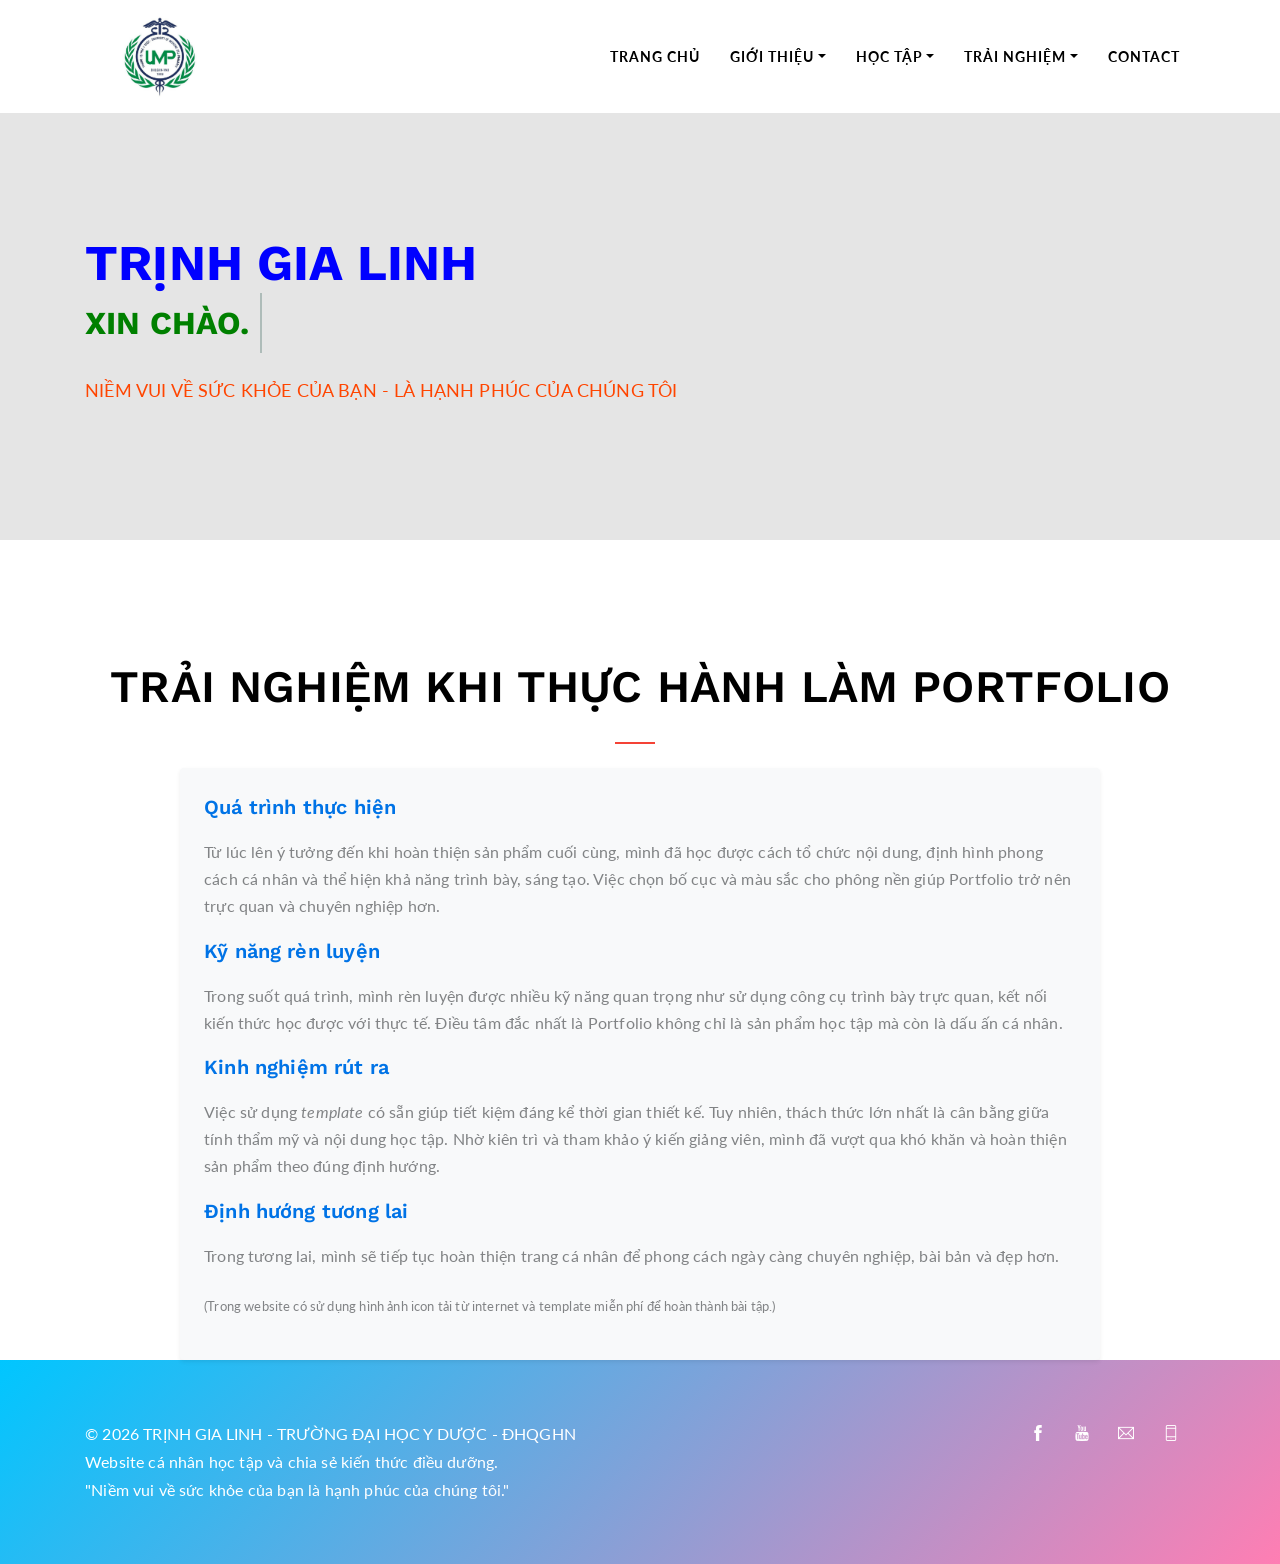
<file: blog-grid.html>
<!DOCTYPE html>

<!--
 // WEBSITE: #!
 // TWITTER: #!
 // FACEBOOK: #!
 // GITHUB: #!
-->

<html lang="vi">

<head>
  <meta charset="utf-8">
  <title>TRỊNH GIA LINH</title>

  <!-- mobile responsive meta -->
  <meta name="viewport" content="width=device-width, initial-scale=1, maximum-scale=1">
  
  <!-- theme meta -->
  <meta name="theme-name" content="thomson" />
  
  <!-- ** Plugins Needed for the Project ** -->
  <!-- Bootstrap -->
  <link rel="stylesheet" href="plugins/bootstrap/bootstrap.min.css">
  <link rel="stylesheet" href="plugins/themify/css/themify-icons.css">
  <link rel="stylesheet" href="plugins/counto/animate.css">
  <link rel="stylesheet" href="plugins/aos/aos.css">
  <link rel="stylesheet" href="plugins/owl-carousel/owl.carousel.min.css">
  <link rel="stylesheet" href="plugins/owl-carousel/owl.theme.default.min.css">
  <link rel="stylesheet" href="plugins/magnific-popup/magnific-popup.css">
  <link rel="stylesheet" href="plugins/animated-text/animated-text.css">

  <!-- Main Stylesheet -->
  <link href="css/style.css" rel="stylesheet">

</head>

<body>
  

<!-- Navigation Start -->
<!-- Header Start --> 

<nav class="navbar navbar-expand-lg  main-nav " id="navbar">
	<div class="container">
	  <a class="navbar-brand" href="index.html">
	  <img src="images/logo.png" alt="" class="img-fluid">
	  </a>

	  <button class="navbar-toggler collapsed" type="button" data-toggle="collapse" data-target="#navbarsExample09" aria-controls="navbarsExample09" aria-expanded="false" aria-label="Toggle navigation">
		<span class="ti-align-justify"></span>
	  </button>
  
		  <div class="collapse navbar-collapse" id="navbarsExample09">
			<ul class="navbar-nav ml-auto">
			  <li class="nav-item  active"><a class="nav-link" href="index.html">TRANG CHỦ</a></li>

			  <li class="nav-item dropdown">
					<a class="nav-link dropdown-toggle" href="#" id="dropdown01" data-toggle="dropdown" aria-haspopup="true" aria-expanded="false">GIỚI THIỆU</a>
					<ul class="dropdown-menu" aria-labelledby="dropdown01">
						<li><a class="dropdown-item" href="abouttgl.html">BẢN THÂN</a></li>
						<li><a class="dropdown-item" href="about-us.html">NHÓM BẠN</a></li>
					</ul>
			  </li>

			  <li class="nav-item dropdown active">
					<a class="nav-link dropdown-toggle" href="#" id="dropdown02" data-toggle="dropdown" aria-haspopup="true" aria-expanded="false">HỌC TẬP</a>
					<ul class="dropdown-menu" aria-labelledby="dropdown02">
						<li><a class="dropdown-item" href="tailieu-1.html">TÀI LIỆU</a></li>
						<li><a class="dropdown-item" href="duan-2.html">DỰ ÁN - BÀI TẬP</a></li>
						<li><a class="dropdown-item" href="video-3.html">VIDEO</a></li>
					</ul>
			  </li>
			   <li class="nav-item dropdown">
					<a class="nav-link dropdown-toggle" href="#" id="dropdown05" data-toggle="dropdown" aria-haspopup="true" aria-expanded="false">TRẢI NGHIỆM</a>
					<ul class="dropdown-menu" aria-labelledby="dropdown05">
						<li><a class="dropdown-item" href="blog-grid.html">TỔNG KẾT</a></li>
						<li><a class="dropdown-item" href="blog-sidebar.html">YOUTUBE</a></li>
						</ul>
			  </li>
			   <li class="nav-item"><a class="nav-link" href="contact.html">Contact</a></li>
			</ul>
		</div>
	</div>
</nav>

<!-- Header Close --> 
<!-- Navigation ENd -->

<!-- Banner Start -->
<section class="section banner">
  <div class="container">
    <div class="row">
      <div class="col-lg-10">
        <!-- Tiêu đề chính -->
        <h2 class="cd-headline clip is-full-width mb-4 name-title">
          TRỊNH GIA LINH <br>
          <!-- Phần chữ động -->
          <span class="cd-words-wrapper text-color headline-words">
            <b class="is-visible">XIN CHÀO.</b>
            <b>HÃY GHÉ THĂM TRANG CÁ NHÂN.</b>
            <b>KHỞI TẠO Ý TƯỞNG.</b>
            <b>CHUYÊN CẦN - SÁNG TẠO - KẾT QUẢ.</b>
          </span>
        </h2>

        <!-- Đoạn mô tả -->
        <p class="banner-text">
          NIỀM VUI VỀ SỨC KHỎE CỦA BẠN - LÀ HẠNH PHÚC CỦA CHÚNG TÔI </p>
      </div>
    </div>
  </div>
</section>

<!-- Banner End -->


<section class="page-title section pb-0">
  <div class="container">
    <div class="row">
      <div class="col-lg-12">
        <div class="text-center">
          <h1 class="text-capitalize mb-4 text-lg">TRẢI NGHIỆM KHI THỰC HÀNH LÀM PORTFOLIO</h1>
        </div>
      </div>
    </div>

    <div class="row justify-content-center">
      <div class="col-lg-10">
        <div class="p-4 bg-light rounded shadow-sm">
          <h4 class="mb-3" style="color:#0073e6;">Quá trình thực hiện</h4>
          <p>
            Từ lúc lên ý tưởng đến khi hoàn thiện sản phẩm cuối cùng, mình đã học được cách tổ chức nội dung, định hình phong cách cá nhân và thể hiện khả năng trình bày, sáng tạo. 
            Việc chọn bố cục và màu sắc cho phông nền giúp Portfolio trở nên trực quan và chuyên nghiệp hơn.
          </p>

          <h4 class="mb-3" style="color:#0073e6;">Kỹ năng rèn luyện</h4>
          <p>
            Trong suốt quá trình, mình rèn luyện được nhiều kỹ năng quan trọng như sử dụng công cụ trình bày trực quan, kết nối kiến thức học được với thực tế. 
            Điều tâm đắc nhất là Portfolio không chỉ là sản phẩm học tập mà còn là dấu ấn cá nhân.
          </p>

          <h4 class="mb-3" style="color:#0073e6;">Kinh nghiệm rút ra</h4>
          <p>
            Việc sử dụng <em>template</em> có sẵn giúp tiết kiệm đáng kể thời gian thiết kế. Tuy nhiên, thách thức lớn nhất là cân bằng giữa tính thẩm mỹ và nội dung học tập. 
            Nhờ kiên trì và tham khảo ý kiến giảng viên, mình đã vượt qua khó khăn và hoàn thiện sản phẩm theo đúng định hướng.
          </p>

          <h4 class="mb-3" style="color:#0073e6;">Định hướng tương lai</h4>
          <p>
            Trong tương lai, mình sẽ tiếp tục hoàn thiện trang cá nhân để phong cách ngày càng chuyên nghiệp, bài bản và đẹp hơn.
          </p>

          <div class="mt-4 text-muted small">
            <p>(Trong website có sử dụng hình ảnh icon tải từ internet và template miễn phí để hoàn thành bài tập.)</p>
          </div>
        </div>
      </div>
    </div>
  </div>
</section>


<!-- Footer start -->
<section class="footer">
    <div class="container">
        <div class="row">
            <div class="col-lg-6">
                <p class="mb-0">
                    © 2026 TRỊNH GIA LINH - TRƯỜNG ĐẠI HỌC Y DƯỢC - ĐHQGHN<br>
                    Website cá nhân học tập và chia sẻ kiến thức điều dưỡng. <br>
                    "Niềm vui về sức khỏe của bạn là hạnh phúc của chúng tôi."
                </p>
            </div>

            <div class="col-lg-6">
                <div class="widget footer-widget text-lg-right mt-5 mt-lg-0">
                    <ul class="list-inline mb-0">

                        <li class="list-inline-item">
                            <a href="https://facebook.com/" target="_blank">
                                <i class="ti-facebook mr-3"></i>
                            </a>
                        </li>

                        <li class="list-inline-item">
                            <a href="https://youtube.com/" target="_blank">
                                <i class="ti-youtube mr-3"></i>
                            </a>
                        </li>

                        <li class="list-inline-item">
                            <a href="mailto:yourmail@gmail.com">
                                <i class="ti-email mr-3"></i>
                            </a>
                        </li>

                        <li class="list-inline-item">
                            <a href="tel:0123456789">
                                <i class="ti-mobile mr-3"></i>
                            </a>
                        </li>

                    </ul>
                </div>
            </div>
        </div>
    </div>
</section>
<!-- Footer End -->
<!-- jQuery -->
<script src="plugins/jQuery/jquery.min.js"></script>
<!-- Bootstrap JS -->
<script src="plugins/bootstrap/bootstrap.min.js"></script>
<script src="plugins/aos/aos.js"></script>
<script src="plugins/owl-carousel/owl.carousel.min.js"></script>
<script src="plugins/shuffle/shuffle.min.js"></script>
<script src="plugins/magnific-popup/jquery.magnific-popup.min.js"></script>
<script src="plugins/animated-text/animated-text.js"></script>
<script src="plugins/counto/apear.js"></script>
<script src="plugins/counto/counTo.js"></script>


<!-- Main Script -->
<script src="js/script.js"></script>
</body>
</html>
</file>
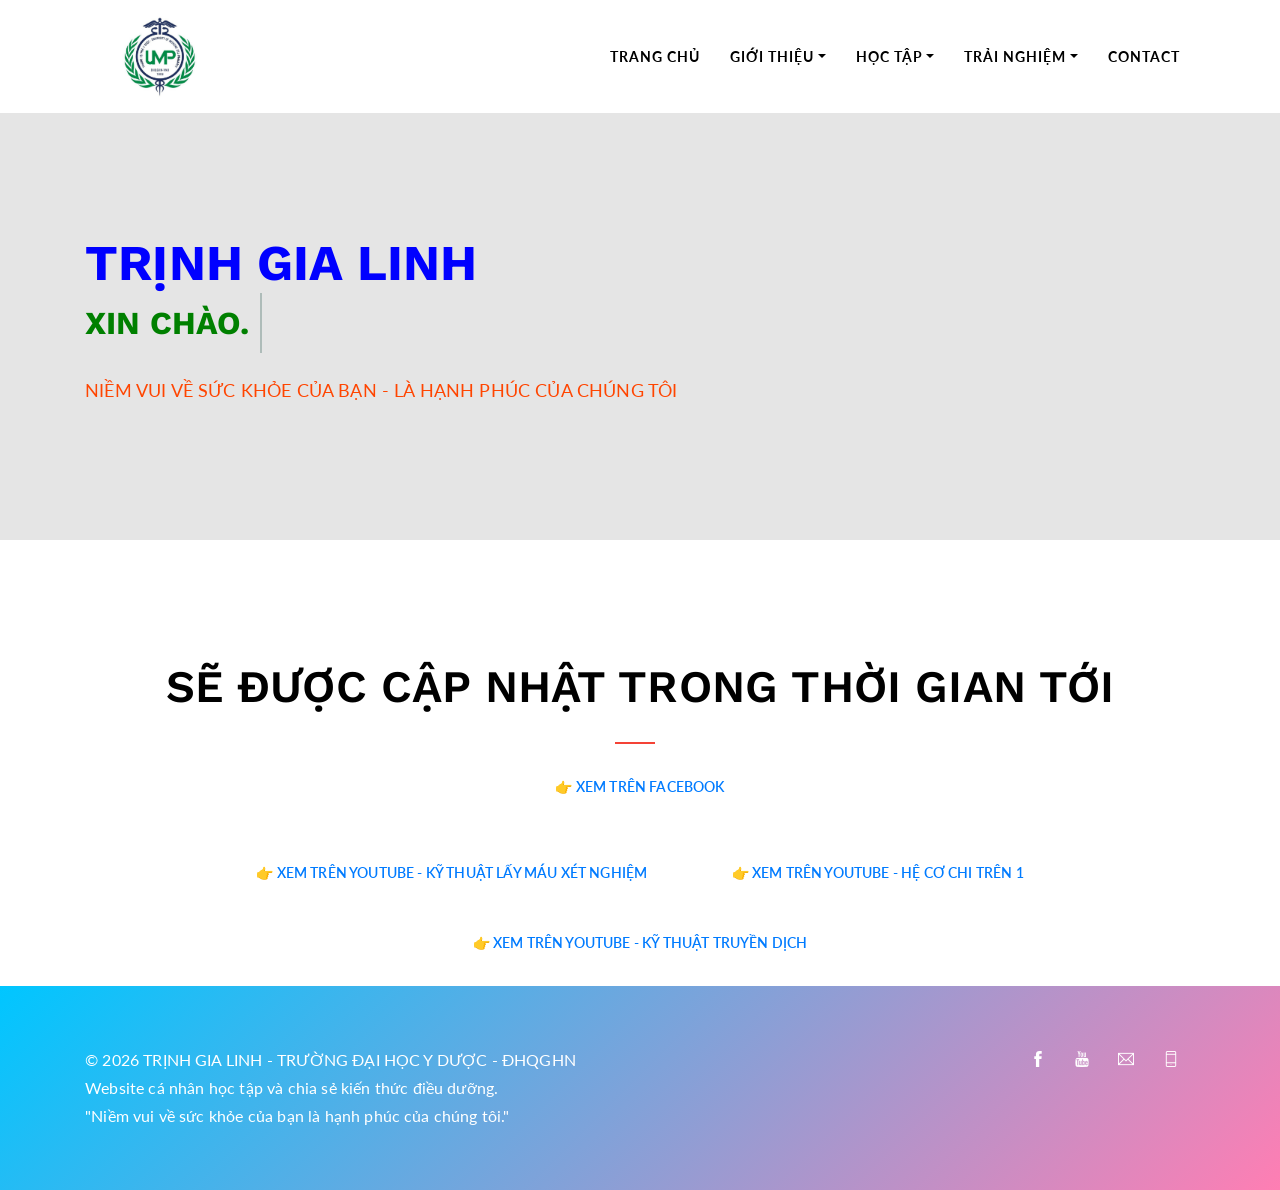
<file: blog-sidebar.html>
<!DOCTYPE html>

<!--
 // WEBSITE: #!
 // TWITTER: #!
 // FACEBOOK: #!
 // GITHUB: #!
-->

<html lang="vi">

<head>
  <meta charset="utf-8">
  <title>TRỊNH GIA LINH</title>

  <!-- mobile responsive meta -->
  <meta name="viewport" content="width=device-width, initial-scale=1">
  
  <!-- theme meta -->
  <meta name="theme-name" content="thomson" />
  
  <!-- ** Plugins Needed for the Project ** -->
  <!-- Bootstrap -->
  <link rel="stylesheet" href="plugins/bootstrap/bootstrap.min.css">
  <link rel="stylesheet" href="plugins/themify/css/themify-icons.css">
  <link rel="stylesheet" href="plugins/counto/animate.css">
  <link rel="stylesheet" href="plugins/aos/aos.css">
  <link rel="stylesheet" href="plugins/owl-carousel/owl.carousel.min.css">
  <link rel="stylesheet" href="plugins/owl-carousel/owl.theme.default.min.css">
  <link rel="stylesheet" href="plugins/magnific-popup/magnific-popup.css">
  <link rel="stylesheet" href="plugins/animated-text/animated-text.css">

  <!-- Main Stylesheet -->
  <link href="css/style.css" rel="stylesheet">

</head>

<body>
  

<!-- Navigation Start -->
<!-- Header Start --> 

<nav class="navbar navbar-expand-lg  main-nav " id="navbar">
	<div class="container">
	  <a class="navbar-brand" href="index.html">
	  <img src="images/logo.png" alt="" class="img-fluid">
	  </a>

	  <button class="navbar-toggler collapsed" type="button" data-toggle="collapse" data-target="#navbarsExample09" aria-controls="navbarsExample09" aria-expanded="false" aria-label="Toggle navigation">
		<span class="ti-align-justify"></span>
	  </button>
  
		  <div class="collapse navbar-collapse" id="navbarsExample09">
			<ul class="navbar-nav ml-auto">
			  <li class="nav-item  active"><a class="nav-link" href="index.html">TRANG CHỦ</a></li>

			  <li class="nav-item dropdown">
					<a class="nav-link dropdown-toggle" href="#" id="dropdown01" data-toggle="dropdown" aria-haspopup="true" aria-expanded="false">GIỚI THIỆU</a>
					<ul class="dropdown-menu" aria-labelledby="dropdown01">
						<li><a class="dropdown-item" href="abouttgl.html">BẢN THÂN</a></li>
						<li><a class="dropdown-item" href="about-us.html">NHÓM BẠN</a></li>
					</ul>
			  </li>

			  <li class="nav-item dropdown active">
					<a class="nav-link dropdown-toggle" href="#" id="dropdown02" data-toggle="dropdown" aria-haspopup="true" aria-expanded="false">HỌC TẬP</a>
					<ul class="dropdown-menu" aria-labelledby="dropdown02">
						<li><a class="dropdown-item" href="tailieu-1.html">TÀI LIỆU</a></li>
						<li><a class="dropdown-item" href="duan-2.html">DỰ ÁN - BÀI TẬP</a></li>
						<li><a class="dropdown-item" href="video-3.html">VIDEO</a></li>
					</ul>
			  </li>
			   <li class="nav-item dropdown">
					<a class="nav-link dropdown-toggle" href="#" id="dropdown05" data-toggle="dropdown" aria-haspopup="true" aria-expanded="false">TRẢI NGHIỆM</a>
					<ul class="dropdown-menu" aria-labelledby="dropdown05">
						<li><a class="dropdown-item" href="blog-grid.html">TỔNG KẾT</a></li>
						<li><a class="dropdown-item" href="blog-sidebar.html">YOUTUBE</a></li>
						</ul>
			  </li>
			   <li class="nav-item"><a class="nav-link" href="contact.html">Contact</a></li>
			</ul>
		</div>
	</div>
</nav>

<!-- Header Close --> 
<!-- Navigation ENd -->

<!-- Banner Start -->
<section class="section banner">
  <div class="container">
    <div class="row">
      <div class="col-lg-10">
        <!-- Tiêu đề chính -->
        <h2 class="cd-headline clip is-full-width mb-4 name-title">
          TRỊNH GIA LINH <br>
          <!-- Phần chữ động -->
          <span class="cd-words-wrapper text-color headline-words">
            <b class="is-visible">XIN CHÀO.</b>
            <b>HÃY GHÉ THĂM TRANG CÁ NHÂN.</b>
            <b>KHỞI TẠO Ý TƯỞNG.</b>
            <b>CHUYÊN CẦN - SÁNG TẠO - KẾT QUẢ.</b>
          </span>
        </h2>

        <!-- Đoạn mô tả -->
        <p class="banner-text">
          NIỀM VUI VỀ SỨC KHỎE CỦA BẠN - LÀ HẠNH PHÚC CỦA CHÚNG TÔI </p>
      </div>
    </div>
  </div>
</section>

<!-- Banner End -->


<section class="page-title section pb-0">
  <div class="container">
    <div class="row">
      <div class="col-lg-12">
        <div class="text-center">
          <h1 class="text-capitalize mb-0 text-lg">SẼ ĐƯỢC CẬP NHẬT TRONG THỜI GIAN TỚI</h1>
          <p>
            <a href="https://www.facebook.com/reel/1264188201806814" target="_blank" class="btn btn-outline-primary mt-3">
              👉 Xem trên Facebook
            </a>
			 <p>
			 <p>
			<a href="https://www.youtube.com/watch?v=Sq3bP9NAkwk" target="_blank" class="btn btn-outline-primary mt-3">
              👉 Xem trên YOUTUBE - KỸ THUẬT LẤY MÁU XÉT NGHIỆM
            </a>
			<a href="https://www.youtube.com/watch?v=gfBRE8w8F4U&list=PL3J6DWat1cjxAy7Er2aHtLTi15ZbtLWdc&index=1" target="_blank" class="btn btn-outline-primary mt-3">
              👉 Xem trên YOUTUBE - HỆ CƠ CHI TRÊN 1
            </a>
			
			<a href="https://www.youtube.com/watch?v=u1h6i5XAvCk" target="_blank" class="btn btn-outline-primary mt-3">
              👉 Xem trên YOUTUBE - KỸ THUẬT TRUYỀN DỊCH
            </a>
			
			<!-- COPY CÁC LINK VÀO ĐÂY ĐỂ CẬP NHẬT DỮ LIỆU -->
			
          </p>
        </div>
      </div>
    </div>
  </div>
</section>


<!-- Footer start -->
<section class="footer">
    <div class="container">
        <div class="row">
            <div class="col-lg-6">
                <p class="mb-0">
                    © 2026 TRỊNH GIA LINH - TRƯỜNG ĐẠI HỌC Y DƯỢC - ĐHQGHN<br>
                    Website cá nhân học tập và chia sẻ kiến thức điều dưỡng. <br>
                    "Niềm vui về sức khỏe của bạn là hạnh phúc của chúng tôi."
                </p>
            </div>

            <div class="col-lg-6">
                <div class="widget footer-widget text-lg-right mt-5 mt-lg-0">
                    <ul class="list-inline mb-0">

                        <li class="list-inline-item">
                            <a href="https://facebook.com/" target="_blank">
                                <i class="ti-facebook mr-3"></i>
                            </a>
                        </li>

                        <li class="list-inline-item">
                            <a href="https://youtube.com/" target="_blank">
                                <i class="ti-youtube mr-3"></i>
                            </a>
                        </li>

                        <li class="list-inline-item">
                            <a href="mailto:yourmail@gmail.com">
                                <i class="ti-email mr-3"></i>
                            </a>
                        </li>

                        <li class="list-inline-item">
                            <a href="tel:+84123456789">
                                <i class="ti-mobile mr-3"></i>
                            </a>
                        </li>

                    </ul>
                </div>
            </div>
        </div>
    </div>
</section>
<!-- Footer End -->
<!-- jQuery -->
<script src="plugins/jQuery/jquery.min.js"></script>
<!-- Bootstrap JS -->
<script src="plugins/bootstrap/bootstrap.min.js"></script>
<script src="plugins/aos/aos.js"></script>
<script src="plugins/owl-carousel/owl.carousel.min.js"></script>
<script src="plugins/shuffle/shuffle.min.js"></script>
<script src="plugins/magnific-popup/jquery.magnific-popup.min.js"></script>
<script src="plugins/animated-text/animated-text.js"></script>
<script src="plugins/counto/apear.js"></script>
<script src="plugins/counto/counTo.js"></script>

 
<!-- Main Script -->
<script src="js/script.js"></script>
</body>
</html>
</file>
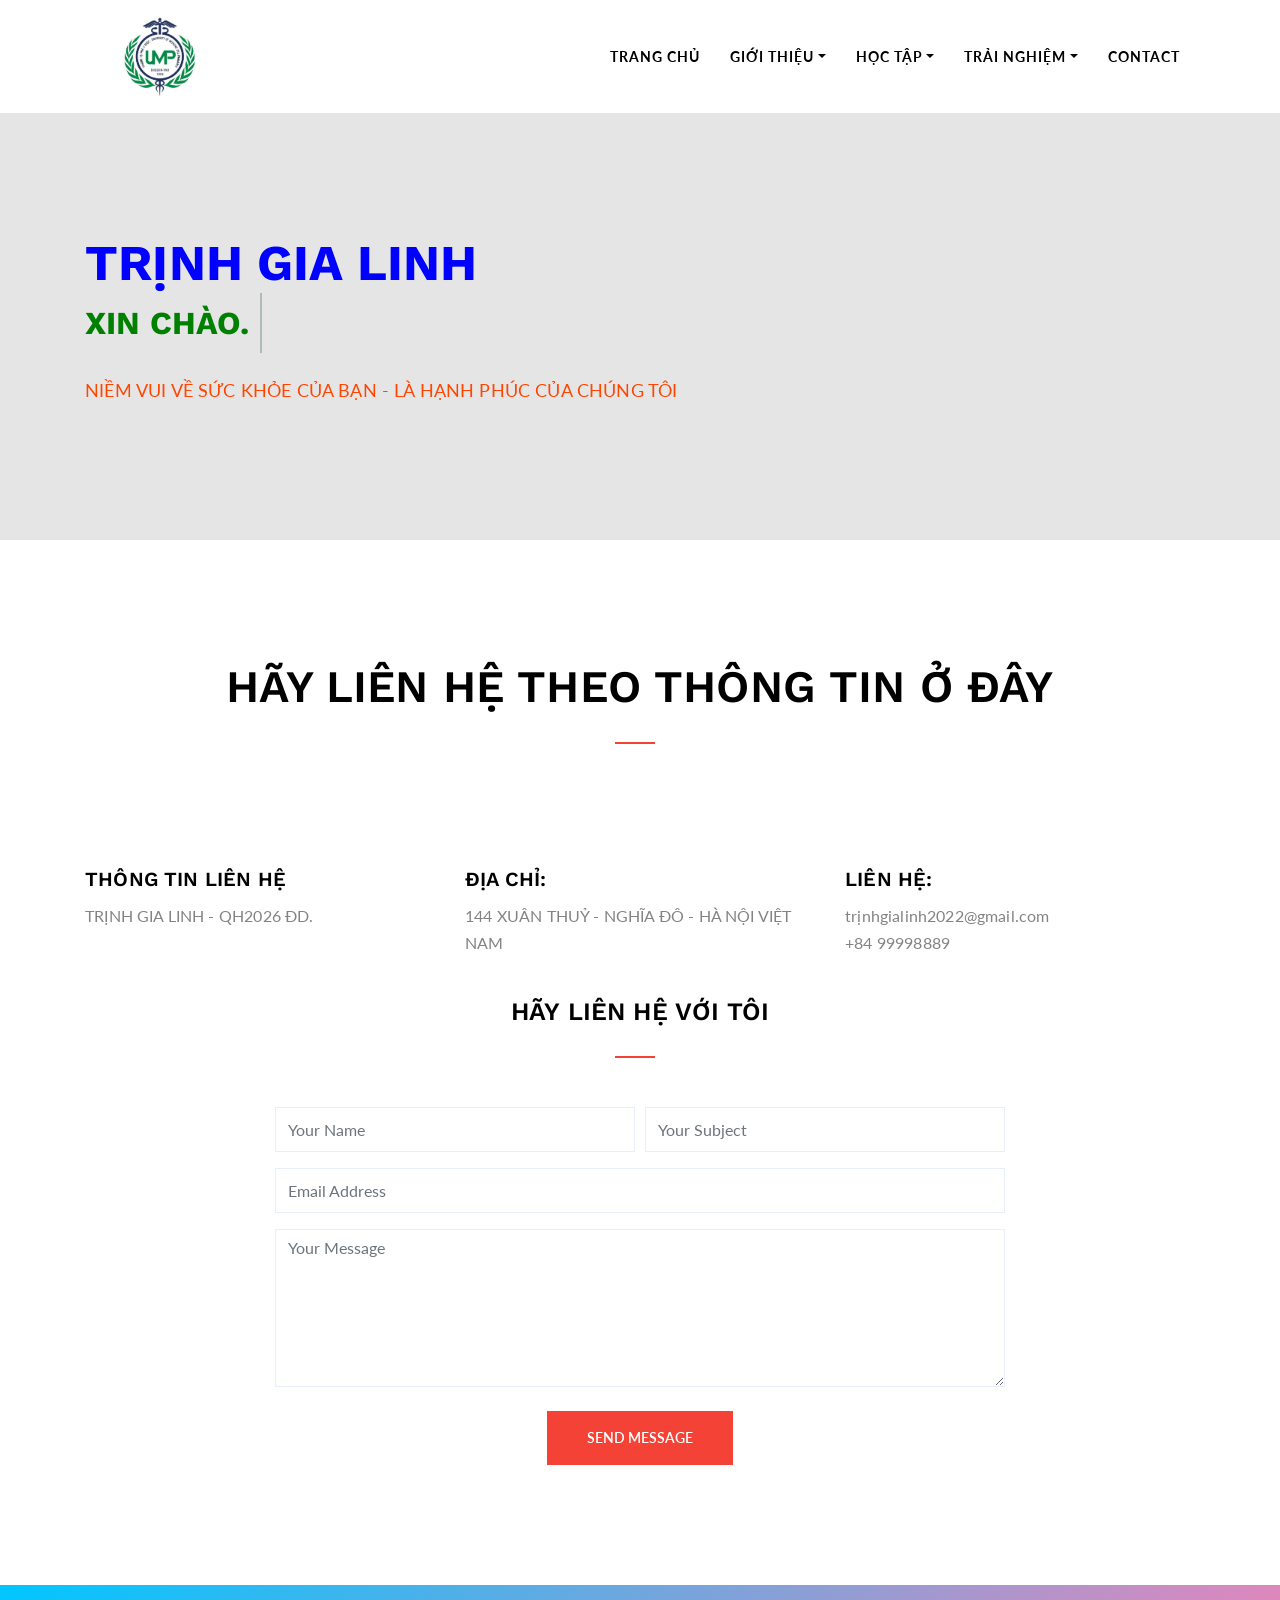
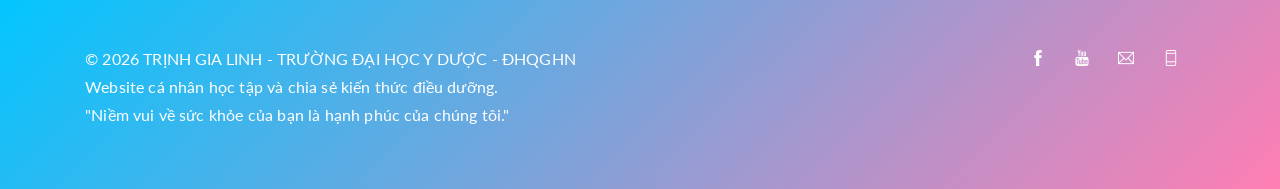
<file: contact.html>
<!DOCTYPE html>

<!--
 // WEBSITE: #!
 // TWITTER: #!
 // FACEBOOK: #!
 // GITHUB: #!
-->

<html lang="vi">

<head>
  <meta charset="utf-8">
  <title>TRỊNH GIA LINH</title>

  <!-- mobile responsive meta -->
  <meta name="viewport" content="width=device-width, initial-scale=1">
  
  <!-- theme meta -->
  <meta name="theme-name" content="thomson" />
  
  <!-- ** Plugins Needed for the Project ** -->
  <!-- Bootstrap -->
  <link rel="stylesheet" href="plugins/bootstrap/bootstrap.min.css">
  <link rel="stylesheet" href="plugins/themify/css/themify-icons.css">
  <link rel="stylesheet" href="plugins/counto/animate.css">
  <link rel="stylesheet" href="plugins/aos/aos.css">
  <link rel="stylesheet" href="plugins/owl-carousel/owl.carousel.min.css">
  <link rel="stylesheet" href="plugins/owl-carousel/owl.theme.default.min.css">
  <link rel="stylesheet" href="plugins/magnific-popup/magnific-popup.css">
  <link rel="stylesheet" href="plugins/animated-text/animated-text.css">

  <!-- Main Stylesheet -->
  <link href="css/style.css" rel="stylesheet">

</head>

<body>
  

<!-- Navigation Start -->
<!-- Header Start --> 

<nav class="navbar navbar-expand-lg  main-nav " id="navbar">
	<div class="container">
	  <a class="navbar-brand" href="index.html">
	  <img src="images/logo.png" alt="" class="img-fluid">
	  </a>

	  <button class="navbar-toggler collapsed" type="button" data-toggle="collapse" data-target="#navbarsExample09" aria-controls="navbarsExample09" aria-expanded="false" aria-label="Toggle navigation">
		<span class="ti-align-justify"></span>
	  </button>
  
		  <div class="collapse navbar-collapse" id="navbarsExample09">
			<ul class="navbar-nav ml-auto">
			  <li class="nav-item  active"><a class="nav-link" href="index.html">TRANG CHỦ</a></li>

			  <li class="nav-item dropdown">
					<a class="nav-link dropdown-toggle" href="#" id="dropdown01" data-toggle="dropdown" aria-haspopup="true" aria-expanded="false">GIỚI THIỆU</a>
					<ul class="dropdown-menu" aria-labelledby="dropdown01">
						<li><a class="dropdown-item" href="abouttgl.html">BẢN THÂN</a></li>
						<li><a class="dropdown-item" href="about-us.html">NHÓM BẠN</a></li>
					</ul>
			  </li>

			  <li class="nav-item dropdown active">
					<a class="nav-link dropdown-toggle" href="#" id="dropdown02" data-toggle="dropdown" aria-haspopup="true" aria-expanded="false">HỌC TẬP</a>
					<ul class="dropdown-menu" aria-labelledby="dropdown02">
						<li><a class="dropdown-item" href="tailieu-1.html">TÀI LIỆU</a></li>
						<li><a class="dropdown-item" href="duan-2.html">DỰ ÁN - BÀI TẬP</a></li>
						<li><a class="dropdown-item" href="video-3.html">VIDEO</a></li>
					</ul>
			  </li>
			   <li class="nav-item dropdown">
					<a class="nav-link dropdown-toggle" href="#" id="dropdown05" data-toggle="dropdown" aria-haspopup="true" aria-expanded="false">TRẢI NGHIỆM</a>
					<ul class="dropdown-menu" aria-labelledby="dropdown05">
						<li><a class="dropdown-item" href="blog-grid.html">TỔNG KẾT</a></li>
						<li><a class="dropdown-item" href="blog-sidebar.html">YOUTUBE</a></li>
						</ul>
			  </li>
			   <li class="nav-item"><a class="nav-link" href="contact.html">Contact</a></li>
			</ul>
		</div>
	</div>
</nav>

<!-- Header Close --> 
<!-- Navigation ENd -->

<!-- Banner Start -->
<section class="section banner">
  <div class="container">
    <div class="row">
      <div class="col-lg-10">
        <!-- Tiêu đề chính -->
        <h2 class="cd-headline clip is-full-width mb-4 name-title">
          TRỊNH GIA LINH <br>
          <!-- Phần chữ động -->
          <span class="cd-words-wrapper text-color headline-words">
            <b class="is-visible">XIN CHÀO.</b>
            <b>HÃY GHÉ THĂM TRANG CÁ NHÂN.</b>
            <b>KHỞI TẠO Ý TƯỞNG.</b>
            <b>CHUYÊN CẦN - SÁNG TẠO - KẾT QUẢ.</b>
          </span>
        </h2>

        <!-- Đoạn mô tả -->
        <p class="banner-text">
          NIỀM VUI VỀ SỨC KHỎE CỦA BẠN - LÀ HẠNH PHÚC CỦA CHÚNG TÔI </p>
      </div>
    </div>
  </div>
</section>

<!-- Banner End -->


<section class="page-title section pb-0">
  <div class="container">
    <div class="row">
      <div class="col-lg-12">
        <div class="text-center">
          <h1 class="text-capitalize mb-0 text-lg">HÃY LIÊN HỆ THEO THÔNG TIN Ở ĐÂY</h1>
        </div>
      </div>
    </div>
  </div>
</section>

<!-- contact form start -->
<section class="contact section">
  <div class="container">
    <div class="row">
      <div class="col-lg-4 mb-4 mb-lg-0 col-md-4">
        <h4>THÔNG TIN LIÊN HỆ</h4>
        <p>TRỊNH GIA LINH - QH2026 ĐD.</p>
      </div>
      <div class="col-lg-4 mb-4 mb-lg-0 col-md-4">
        <h4>ĐỊA CHỈ:</h4>
        <p>144 XUÂN THUỶ - NGHĨA ĐÔ - HÀ NỘI VIỆT NAM</p>
      </div>
      <div class="col-lg-4 col-md-4">
        <h4>LIÊN HỆ:</h4>
        <p class="mb-0">trịnhgialinh2022@gmail.com</p>
        <p class="mb-0">+84 99998889</p>
      </div>
    </div>

    <!-- Form liên hệ -->
    <div class="row justify-content-center mt-4">
      <div class="col-lg-8">
        <div class="text-center mb-5 contact-title">
          <h2>HÃY LIÊN HỆ VỚI TÔI</h2>
        </div>

        <form id="contact-form" class="contact__form mt-5" method="post" action="mail.php">
          <!-- form message -->
          <div class="row">
            <div class="col-12">
              <div class="alert alert-success contact__msg" style="display: none" role="alert">
                Your message was sent successfully.
              </div>
            </div>
          </div>
          <!-- end message -->

          <div class="form-row">
            <div class="col-lg-6">
              <div class="form-group mb-3">
                <input name="name" type="text" class="form-control" placeholder="Your Name">
              </div>
            </div>
            <div class="col-lg-6">
              <div class="form-group mb-3">
                <input name="subject" type="text" class="form-control" placeholder="Your Subject">
              </div>
            </div>

            <div class="col-lg-12">
              <div class="form-group mb-3">
                <input name="email" type="email" class="form-control" placeholder="Email Address">
              </div>
            </div>
            <div class="col-lg-12">
              <div class="form-group-2 mb-4">
                <textarea name="message" class="form-control" rows="6" placeholder="Your Message"></textarea>
              </div>

              <div class="text-center">
                <button class="btn btn-main" name="submit" type="submit">Send Message</button>
              </div>
            </div>
          </div>
        </form>
      </div>  
    </div>
  </div>
</section>
<!-- Footer start -->
<section class="footer">
    <div class="container">
        <div class="row">
            <div class="col-lg-6">
                <p class="mb-0">
                    © 2026 TRỊNH GIA LINH - TRƯỜNG ĐẠI HỌC Y DƯỢC - ĐHQGHN<br>
                    Website cá nhân học tập và chia sẻ kiến thức điều dưỡng. <br>
                    "Niềm vui về sức khỏe của bạn là hạnh phúc của chúng tôi."
                </p>
            </div>

            <div class="col-lg-6">
                <div class="widget footer-widget text-lg-right mt-5 mt-lg-0">
                    <ul class="list-inline mb-0">

                        <li class="list-inline-item">
                            <a href="https://facebook.com/" target="_blank">
                                <i class="ti-facebook mr-3"></i>
                            </a>
                        </li>

                        <li class="list-inline-item">
                            <a href="https://youtube.com/" target="_blank">
                                <i class="ti-youtube mr-3"></i>
                            </a>
                        </li>

                        <li class="list-inline-item">
                            <a href="mailto:yourmail@gmail.com">
                                <i class="ti-email mr-3"></i>
                            </a>
                        </li>

                        <li class="list-inline-item">
                            <a href="tel:0123456789">
                                <i class="ti-mobile mr-3"></i>
                            </a>
                        </li>

                    </ul>
                </div>
            </div>
        </div>
    </div>
</section>
<!-- Footer End -->

<!-- jQuery -->
<script src="plugins/jQuery/jquery.min.js"></script>

<!-- Bootstrap JS -->
<script src="plugins/bootstrap/bootstrap.min.js"></script>

<script src="plugins/aos/aos.js"></script>
<script src="plugins/owl-carousel/owl.carousel.min.js"></script>
<script src="plugins/shuffle/shuffle.min.js"></script>
<script src="plugins/magnific-popup/jquery.magnific-popup.min.js"></script>
<script src="plugins/animated-text/animated-text.js"></script>
<script src="plugins/counto/apear.js"></script>
<script src="plugins/counto/counTo.js"></script>


<!-- Main Script -->
<script src="js/script.js"></script>
</body>
</html>
</file>
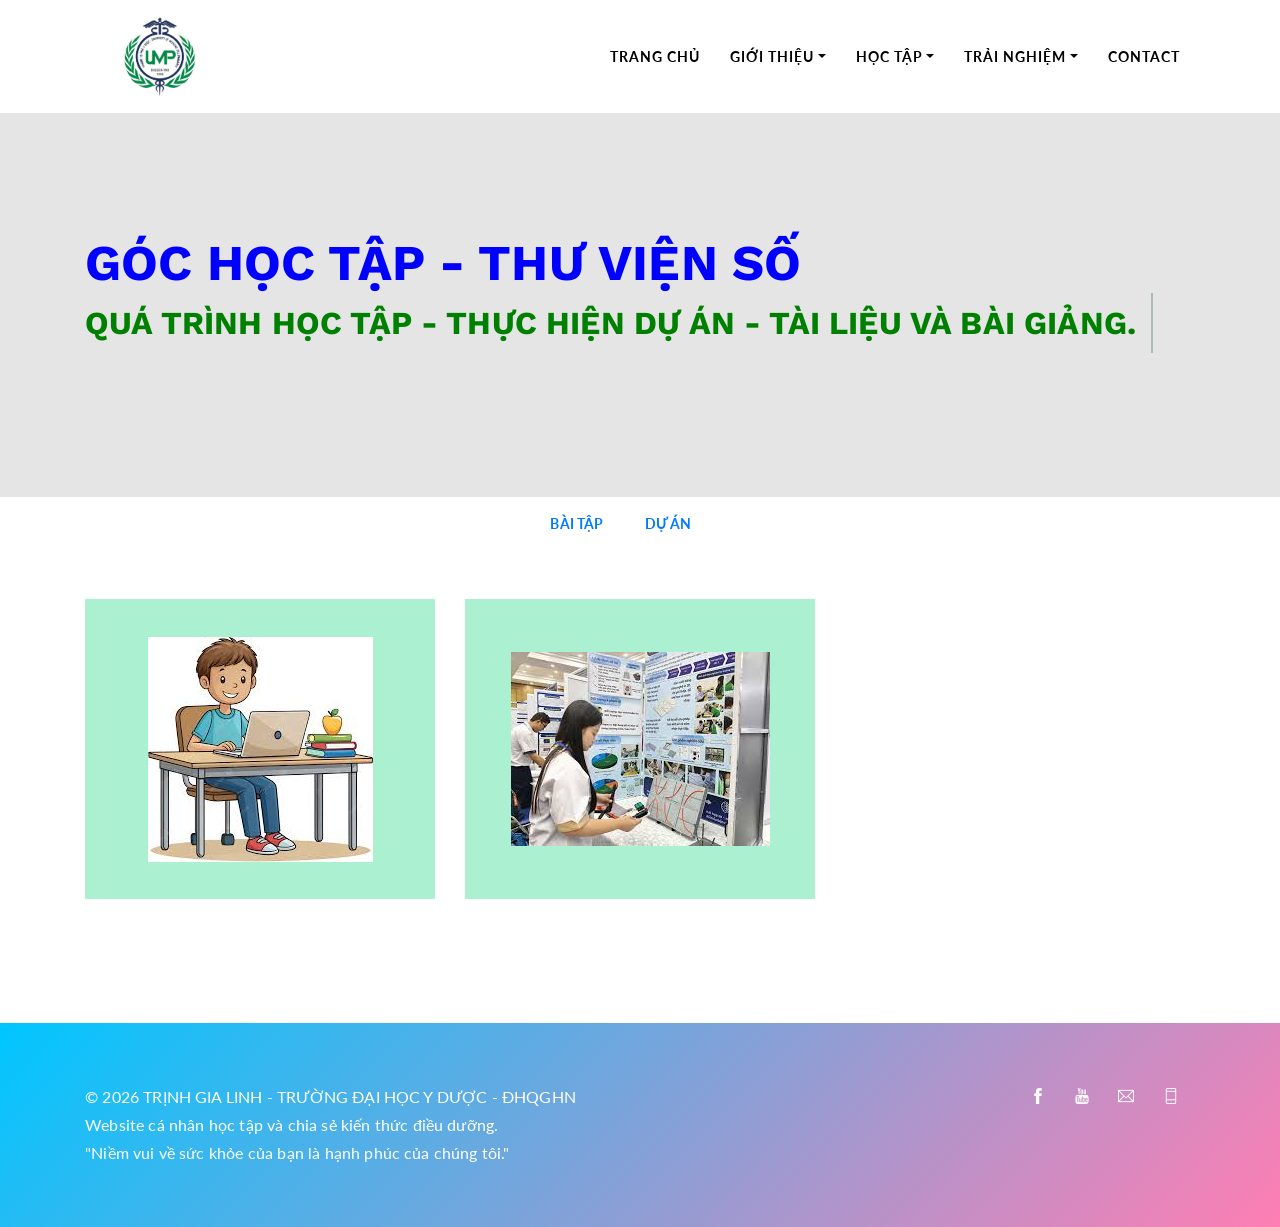
<file: duan-2.html>
<!DOCTYPE html>

<!--
 // WEBSITE: #!
 // TWITTER: #!
 // FACEBOOK: #!
 // GITHUB: #!
-->

<html lang="vi">

<head>
  <meta charset="utf-8">
  <title>TRỊNH GIA LINH</title>

  <!-- mobile responsive meta -->
  <meta name="viewport" content="width=device-width, initial-scale=1">
  
  <!-- theme meta -->
  <meta name="theme-name" content="thomson" />
  
  <!-- ** Plugins Needed for the Project ** -->
  <!-- Bootstrap -->
  <link rel="stylesheet" href="plugins/bootstrap/bootstrap.min.css">
  <link rel="stylesheet" href="plugins/themify/css/themify-icons.css">
  <link rel="stylesheet" href="plugins/counto/animate.css">
  <link rel="stylesheet" href="plugins/aos/aos.css">
  <link rel="stylesheet" href="plugins/owl-carousel/owl.carousel.min.css">
  <link rel="stylesheet" href="plugins/owl-carousel/owl.theme.default.min.css">
  <link rel="stylesheet" href="plugins/magnific-popup/magnific-popup.css">
  <link rel="stylesheet" href="plugins/animated-text/animated-text.css">

  <!-- Main Stylesheet -->
  <link href="css/style.css" rel="stylesheet">

</head>

<body>
  
<!-- Header Start --> 

<nav class="navbar navbar-expand-lg  main-nav " id="navbar">
	<div class="container">
	  <a class="navbar-brand" href="index.html">
	  <img src="images/logo.png" alt="" class="img-fluid">
	  </a>

	  <button class="navbar-toggler collapsed" type="button" data-toggle="collapse" data-target="#navbarsExample09" aria-controls="navbarsExample09" aria-expanded="false" aria-label="Toggle navigation">
		<span class="ti-align-justify"></span>
	  </button>
  
		  <div class="collapse navbar-collapse" id="navbarsExample09">
			<ul class="navbar-nav ml-auto">
			  <li class="nav-item  active"><a class="nav-link" href="index.html">TRANG CHỦ</a></li>

			  <li class="nav-item dropdown">
					<a class="nav-link dropdown-toggle" href="#" id="dropdown01" data-toggle="dropdown" aria-haspopup="true" aria-expanded="false">GIỚI THIỆU</a>
					<ul class="dropdown-menu" aria-labelledby="dropdown01">
						<li><a class="dropdown-item" href="abouttgl.html">BẢN THÂN</a></li>
						<li><a class="dropdown-item" href="about-us.html">NHÓM BẠN</a></li>
					</ul>
			  </li>

			  <li class="nav-item dropdown active">
					<a class="nav-link dropdown-toggle" href="#" id="dropdown02" data-toggle="dropdown" aria-haspopup="true" aria-expanded="false">HỌC TẬP</a>
					<ul class="dropdown-menu" aria-labelledby="dropdown02">
						<li><a class="dropdown-item" href="tailieu-1.html">TÀI LIỆU</a></li>
						<li><a class="dropdown-item" href="duan-2.html">DỰ ÁN - BÀI TẬP</a></li>
						<li><a class="dropdown-item" href="video-3.html">VIDEO</a></li>
					</ul>
			  </li>
			   <li class="nav-item dropdown">
					<a class="nav-link dropdown-toggle" href="#" id="dropdown05" data-toggle="dropdown" aria-haspopup="true" aria-expanded="false">TRẢI NGHIỆM</a>
					<ul class="dropdown-menu" aria-labelledby="dropdown05">
						<li><a class="dropdown-item" href="blog-grid.html">TỔNG KẾT</a></li>
						<li><a class="dropdown-item" href="blog-sidebar.html">YOUTUBE</a></li>
						</ul>
			  </li>
			   <li class="nav-item"><a class="nav-link" href="contact.html">Contact</a></li>
			</ul>
		</div>
	</div>
</nav>

<!-- Header Close --> 

<section class="section banner">
  <div class="container">
    <div class="row">
      <div class="col-lg-10">
        <!-- Tiêu đề chính -->
        <h2 class="cd-headline clip is-full-width mb-4 name-title">
           GÓC HỌC TẬP - THƯ VIỆN SỐ <br>
          <!-- Phần chữ động -->
          <span class="cd-words-wrapper text-color headline-words">
            <b class="is-visible">QUÁ TRÌNH HỌC TẬP - THỰC HIỆN DỰ ÁN - TÀI LIỆU VÀ BÀI GIẢNG.</b>
            </span>
        </h2>

         </div>
    </div>
  </div>
</section>

<!-- Banner End -->

<!-- PHẦN NỘI DUNG -->
<section class="portfolio">
  <div class="container">
    <div class="row mb-5 justify-content-center">
      <div class="col-10 text-center">
        <div class="btn-group btn-group-toggle" data-bs-toggle="buttons">
          <label class="btn btn-outline-primary">
            <input type="radio" name="shuffle-filter" value="design" /> BÀI TẬP
          </label>
          <label class="btn btn-outline-primary">
            <input type="radio" name="shuffle-filter" value="branding" /> DỰ ÁN
          </label>
        </div>
      </div>
    </div>

    <div class="row shuffle-wrapper portfolio-gallery">
      <!-- Bài tập -->
      <div class="col-lg-4 col-6 mb-4 shuffle-item" data-groups="[&quot;design&quot;]">
        <div class="position-relative inner-box">
          <div class="image position-relative">
            <img src="images/portfolio/BAITAP.jpg" alt="portfolio-image" class="img-fluid w-100 d-block">
            <div class="overlay-box">
              <div class="overlay-inner">
                <a class="overlay-content" href="baitap.html">
                  <h5 class="mb-0">BÀI TẬP MÔN HỌC</h5>
                  <p>Xem bài tập</p>
                </a>
              </div>
            </div>
          </div>
        </div>
      </div>

      <!-- Dự án -->
      <div class="col-lg-4 col-6 mb-4 shuffle-item" data-groups="[&quot;branding&quot;]">
        <div class="position-relative inner-box">
          <div class="image position-relative">
            <img src="images/portfolio/DAKH.jpg" alt="portfolio-image" class="img-fluid w-100 d-block">
            <div class="overlay-box">
              <div class="overlay-inner">
                <a class="overlay-content" href="duanbt.html">
                  <h5 class="mb-0">DỰ ÁN ĐÃ THỰC HIỆN</h5>
                  <p>Thực hành</p>
                </a>
              </div>
            </div>
          </div>
        </div>
      </div>
    </div>
  </div>
</section>

<!-- DỰ ÁN  End -->

<!-- Footer start -->
<section class="footer">
    <div class="container">
        <div class="row">
            <div class="col-lg-6">
                <p class="mb-0">
                    © 2026 TRỊNH GIA LINH - TRƯỜNG ĐẠI HỌC Y DƯỢC - ĐHQGHN<br>
                    Website cá nhân học tập và chia sẻ kiến thức điều dưỡng. <br>
                    "Niềm vui về sức khỏe của bạn là hạnh phúc của chúng tôi."
                </p>
            </div>

            <div class="col-lg-6">
                <div class="widget footer-widget text-lg-right mt-5 mt-lg-0">
                    <ul class="list-inline mb-0">

                        <li class="list-inline-item">
                            <a href="https://facebook.com/" target="_blank">
                                <i class="ti-facebook mr-3"></i>
                            </a>
                        </li>

                        <li class="list-inline-item">
                            <a href="https://youtube.com/" target="_blank">
                                <i class="ti-youtube mr-3"></i>
                            </a>
                        </li>

                        <li class="list-inline-item">
                            <a href="mailto:yourmail@gmail.com">
                                <i class="ti-email mr-3"></i>
                            </a>
                        </li>

                        <li class="list-inline-item">
                            <a href="tel:0123456789">
                                <i class="ti-mobile mr-3"></i>
                            </a>
                        </li>

                    </ul>
                </div>
            </div>
        </div>
    </div>
</section>
<!-- Footer End -->

<!-- jQuery -->
<script src="plugins/jQuery/jquery.min.js"></script>

<!-- Bootstrap JS -->
<script src="plugins/bootstrap/bootstrap.min.js"></script>

<script src="plugins/aos/aos.js"></script>
<script src="plugins/owl-carousel/owl.carousel.min.js"></script>
<script src="plugins/shuffle/shuffle.min.js"></script>
<script src="plugins/magnific-popup/jquery.magnific-popup.min.js"></script>
<script src="plugins/animated-text/animated-text.js"></script>
<script src="plugins/counto/apear.js"></script>
<script src="plugins/counto/counTo.js"></script>


<!-- Main Script -->
<script src="js/script.js"></script>
</body>
</html>
</file>
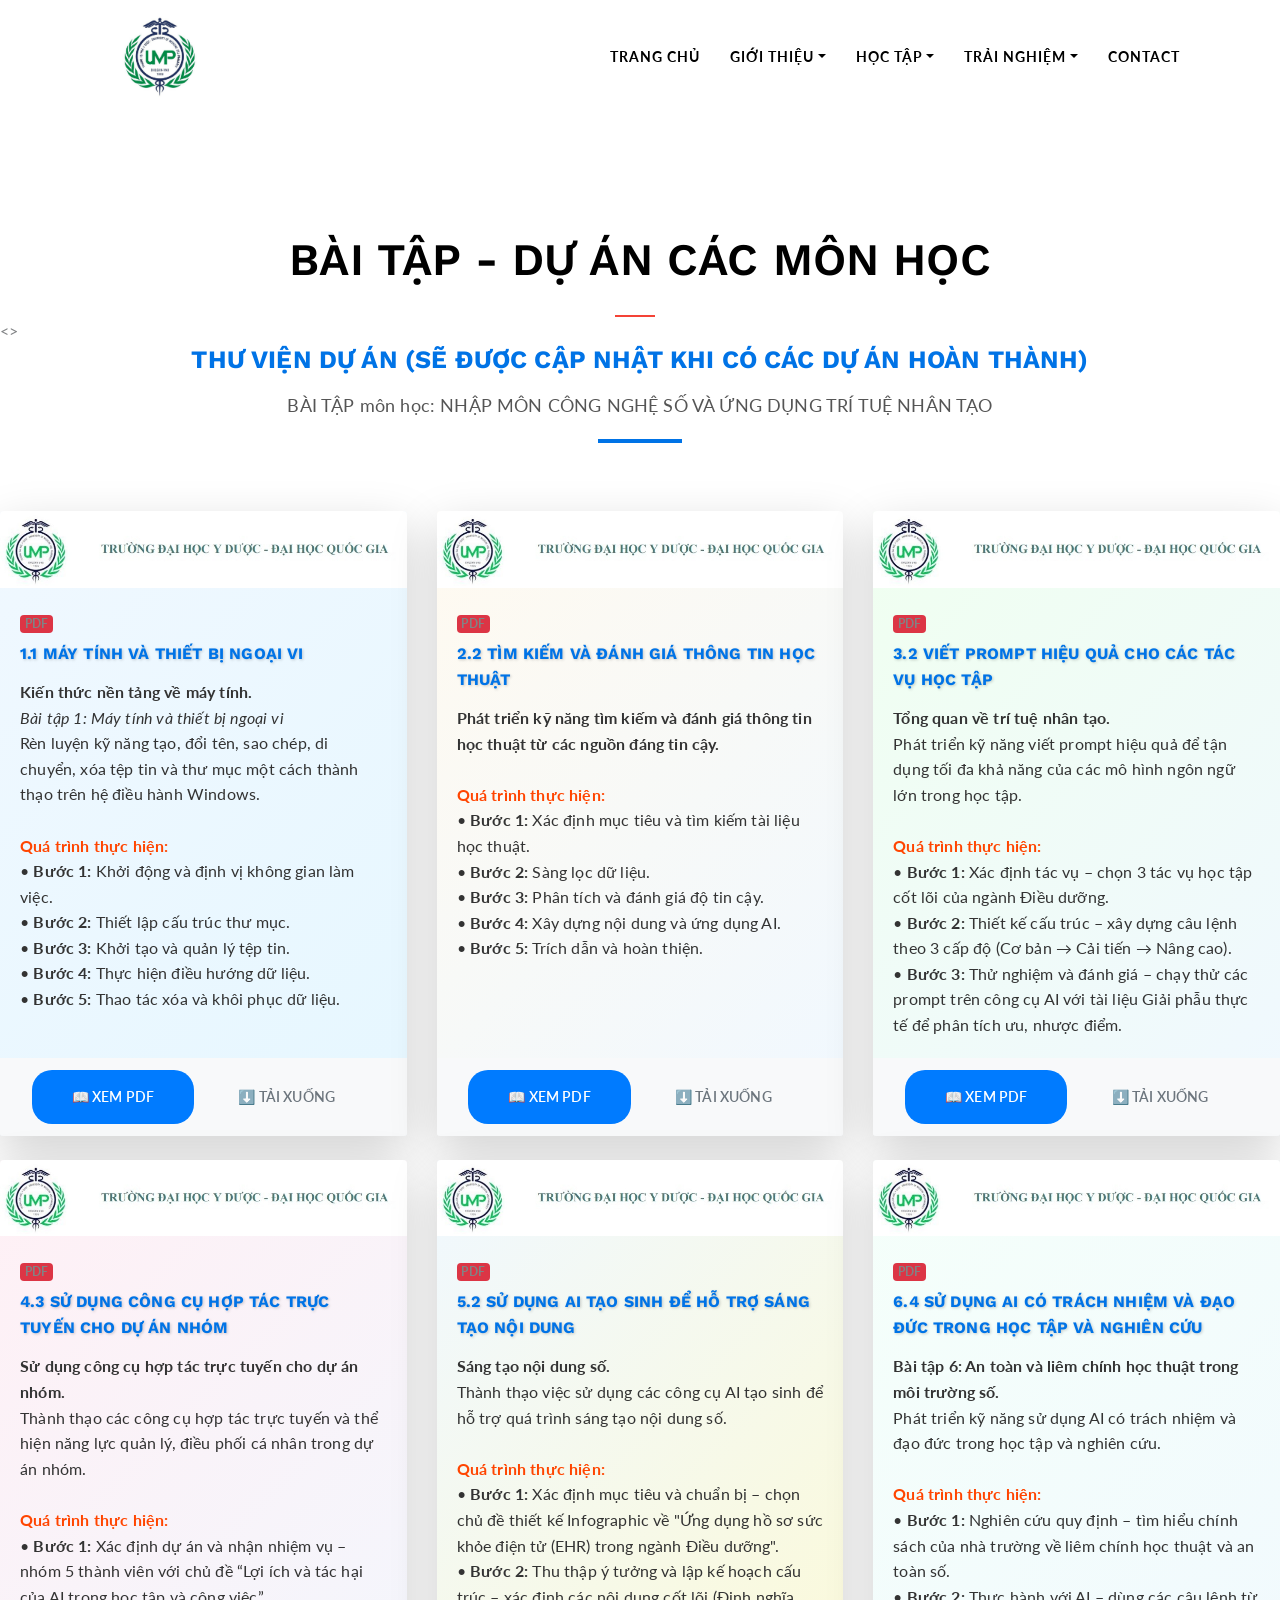
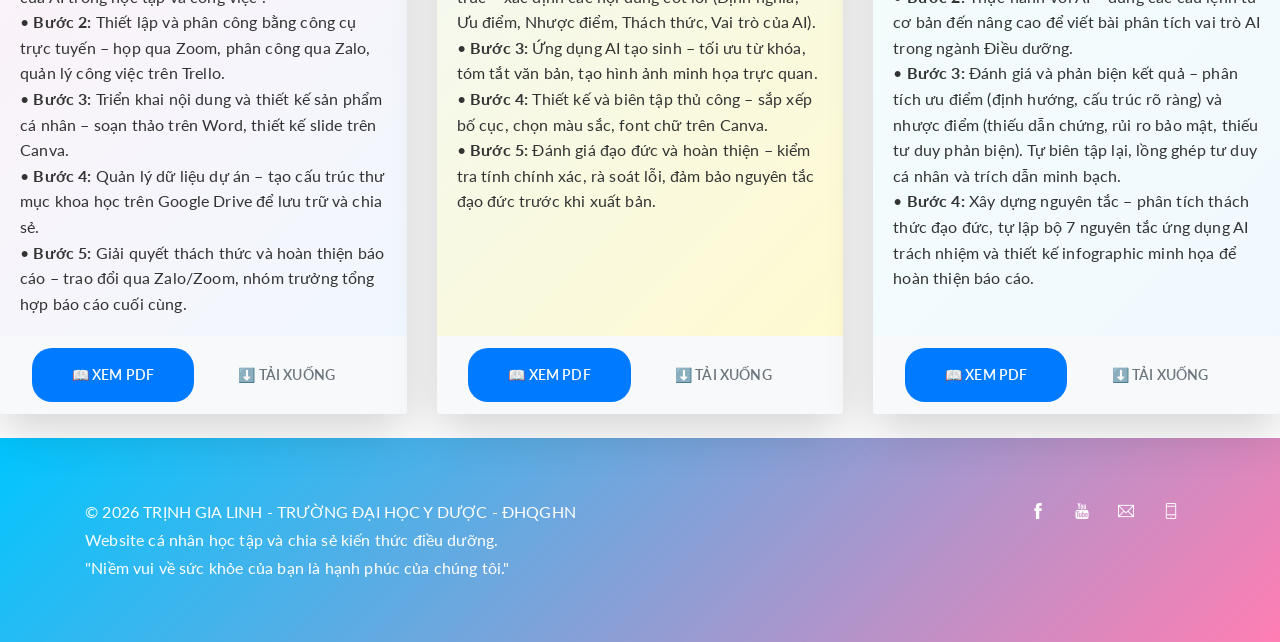
<file: duanbt.html>
<!DOCTYPE html>

<!--
 // WEBSITE: #!
 // TWITTER: #!
 // FACEBOOK: #!
 // GITHUB: #!
-->

<html lang="vi">

<head>
  <meta charset="utf-8">
  <title>TRỊNH GIA LINH</title>

  <!-- mobile responsive meta -->
  <meta name="viewport" content="width=device-width, initial-scale=1">
  
  <!-- theme meta -->
  <meta name="theme-name" content="jekyll-theme-cayman" />
  
  <!-- ** Plugins Needed for the Project ** -->
  <!-- Bootstrap -->
  <link rel="stylesheet" href="plugins/bootstrap/bootstrap.min.css">
  <link rel="stylesheet" href="plugins/themify/css/themify-icons.css">
  <link rel="stylesheet" href="plugins/counto/animate.css">
  <link rel="stylesheet" href="plugins/aos/aos.css">
  <link rel="stylesheet" href="plugins/owl-carousel/owl.carousel.min.css">
  <link rel="stylesheet" href="plugins/owl-carousel/owl.theme.default.min.css">
  <link rel="stylesheet" href="plugins/magnific-popup/magnific-popup.css">
  <link rel="stylesheet" href="plugins/animated-text/animated-text.css">

  <!-- Main Stylesheet -->
  <link href="css/style.css" rel="stylesheet">

</head>

<body>
  

<!-- Navigation Start -->
<!-- Header Start --> 

<nav class="navbar navbar-expand-lg  main-nav " id="navbar">
	<div class="container">
	  <a class="navbar-brand" href="index.html">
	  <img src="images/logo.png" alt="" class="img-fluid">
	  </a>

	  <button class="navbar-toggler collapsed" type="button" data-toggle="collapse" data-target="#navbarsExample09" aria-controls="navbarsExample09" aria-expanded="false" aria-label="Toggle navigation">
		<span class="ti-align-justify"></span>
	  </button>
  
		  <div class="collapse navbar-collapse" id="navbarsExample09">
			<ul class="navbar-nav ml-auto">
			  <li class="nav-item  active"><a class="nav-link" href="index.html">TRANG CHỦ</a></li>

			  <li class="nav-item dropdown">
					<a class="nav-link dropdown-toggle" href="#" id="dropdown01" data-toggle="dropdown" aria-haspopup="true" aria-expanded="false">GIỚI THIỆU</a>
					<ul class="dropdown-menu" aria-labelledby="dropdown01">
						<li><a class="dropdown-item" href="abouttgl.html">BẢN THÂN</a></li>
						<li><a class="dropdown-item" href="about-us.html">NHÓM BẠN</a></li>
					</ul>
			  </li>

			  <li class="nav-item dropdown active">
					<a class="nav-link dropdown-toggle" href="#" id="dropdown02" data-toggle="dropdown" aria-haspopup="true" aria-expanded="false">HỌC TẬP</a>
					<ul class="dropdown-menu" aria-labelledby="dropdown02">
						<li><a class="dropdown-item" href="tailieu-1.html">TÀI LIỆU</a></li>
						<li><a class="dropdown-item" href="duan-2.html">DỰ ÁN - BÀI TẬP</a></li>
						<li><a class="dropdown-item" href="video-3.html">VIDEO</a></li>
						</ul>
			  </li>
			   <li class="nav-item dropdown">
					<a class="nav-link dropdown-toggle" href="#" id="dropdown05" data-toggle="dropdown" aria-haspopup="true" aria-expanded="false">TRẢI NGHIỆM</a>
					<ul class="dropdown-menu" aria-labelledby="dropdown05">
						<li><a class="dropdown-item" href="blog-grid.html">TỔNG KẾT</a></li>
						<li><a class="dropdown-item" href="blog-sidebar.html">YOUTUBE</a></li>
						</ul>
			  </li>
			   <li class="nav-item"><a class="nav-link" href="contact.html">Contact</a></li>
			</ul>
		</div>
	</div>
</nav>

<!-- Header Close --> 

<section class="page-title section pb-0">
  <div class="container">
    <div class="row">
      <div class="col-lg-12">
        <div class="text-center">
          <h1 class="text-capitalize mb-0 text-lg"> BÀI TẬP - DỰ ÁN CÁC MÔN HỌC</h1>
        </div>
      </div>
    </div>
  </div>
</section>

<>
<!-- Thư viện bài tập -->
<div class="row mb-5">
  <div class="col-lg-12 text-center">
    <h2 class="mb-3" style="color:#0073e6; font-weight:bold; text-transform:uppercase;">
      THƯ VIỆN DỰ ÁN (SẼ ĐƯỢC CẬP NHẬT KHI CÓ CÁC DỰ ÁN HOÀN THÀNH)
    </h2>
    <p style="color:#555; font-size:18px;">
      BÀI TẬP môn học: NHẬP MÔN CÔNG NGHỆ SỐ VÀ ỨNG DỤNG TRÍ TUỆ NHÂN TẠO
    </p>
    <hr style="width:80px; border:2px solid #0073e6; margin:20px auto;">
  </div>
</div>

<div class="row">

  <!-- Bài tập 01 -->
<div class="col-lg-4 col-md-6 mb-4">
  <div class="card border-0 shadow-lg h-100" style="background: linear-gradient(135deg, #f0f8ff, #e6f7ff);">
    <img src="images/baitapAI/thumb01.jpg" class="card-img-top rounded-top" alt="Bài tập 1">
    <div class="card-body">
      <span class="badge bg-danger mb-2">PDF</span>
      <h5 class="card-title" style="color:#0073e6; font-weight:bold; text-transform:uppercase; text-shadow:1px 1px 3px rgba(0,0,0,0.2);">
        1.1 Máy tính và thiết bị ngoại vi
      </h5>
      <p class="card-text" style="color:#333; line-height:1.6;">
        <strong>Kiến thức nền tảng về máy tính.</strong><br>
        <em>Bài tập 1: Máy tính và thiết bị ngoại vi</em><br>
        Rèn luyện kỹ năng tạo, đổi tên, sao chép, di chuyển, xóa tệp tin và thư mục một cách thành thạo trên hệ điều hành Windows.
        <br><br>
        <span style="color:#ff4500; font-weight:bold;">Quá trình thực hiện:</span><br>
        • <strong>Bước 1:</strong> Khởi động và định vị không gian làm việc.<br>
        • <strong>Bước 2:</strong> Thiết lập cấu trúc thư mục.<br>
        • <strong>Bước 3:</strong> Khởi tạo và quản lý tệp tin.<br>
        • <strong>Bước 4:</strong> Thực hiện điều hướng dữ liệu.<br>
        • <strong>Bước 5:</strong> Thao tác xóa và khôi phục dữ liệu.<br>
      </p>
    </div>
    <div class="card-footer bg-light border-0 text-center">
      <a href="images/baitapAI/1.1 Máy tính và thiết bị ngoại vi.pdf" target="_blank" class="btn btn-primary btn-sm me-2" style="border-radius:20px;">
        📖 Xem PDF
      </a>
      <a href="images/baitapAI/1.1 Máy tính và thiết bị ngoại vi.com.pdf" download class="btn btn-outline-secondary btn-sm" style="border-radius:20px;">
        ⬇️ Tải xuống
      </a>
    </div>
  </div>
</div>
 <!-- Bài tập 02 -->
<div class="col-lg-4 col-md-6 mb-4">
  <div class="card border-0 shadow-lg h-100" style="background: linear-gradient(135deg, #fffaf0, #f0f8ff);">
    <img src="images/baitapAI/thumb01.jpg" class="card-img-top rounded-top" alt="Bài tập 02">
    <div class="card-body">
      <span class="badge bg-danger mb-2">PDF</span>
      <h5 class="card-title" style="color:#0073e6; font-weight:bold; text-transform:uppercase; text-shadow:1px 1px 3px rgba(0,0,0,0.2);">
        2.2 Tìm kiếm và đánh giá thông tin học thuật
      </h5>
      <p class="card-text" style="color:#333; line-height:1.6;">
        <strong>Phát triển kỹ năng tìm kiếm và đánh giá thông tin học thuật từ các nguồn đáng tin cậy.</strong><br><br>
        <span style="color:#ff4500; font-weight:bold;">Quá trình thực hiện:</span><br>
        • <strong>Bước 1:</strong> Xác định mục tiêu và tìm kiếm tài liệu học thuật.<br>
        • <strong>Bước 2:</strong> Sàng lọc dữ liệu.<br>
        • <strong>Bước 3:</strong> Phân tích và đánh giá độ tin cậy.<br>
        • <strong>Bước 4:</strong> Xây dựng nội dung và ứng dụng AI.<br>
        • <strong>Bước 5:</strong> Trích dẫn và hoàn thiện.<br>
      </p>
    </div>
    <div class="card-footer bg-light border-0 text-center">
      <a href="images/baitapAI/2.2 TÌM KIẾM VÀ ĐÁNH GIÁ THÔNG TIN HỌC THUẬT.pdf" target="_blank" class="btn btn-primary btn-sm me-2" style="border-radius:20px;">
        📖 Xem PDF
      </a>
      <a href="images/baitapAI/Giải phẫu hệ thống.pdf" download class="btn btn-outline-secondary btn-sm" style="border-radius:20px;">
        ⬇️ Tải xuống
      </a>
    </div>
  </div>
</div>
  
 <!-- Bài tập 03 -->
<div class="col-lg-4 col-md-6 mb-4">
  <div class="card border-0 shadow-lg h-100" style="background: linear-gradient(135deg, #f0fff0, #f0f8ff);">
    <img src="images/baitapAI/thumb01.jpg" class="card-img-top rounded-top" alt="Bài tập 03">
    <div class="card-body">
      <span class="badge bg-danger mb-2">PDF</span>
      <h5 class="card-title" style="color:#0073e6; font-weight:bold; text-transform:uppercase; text-shadow:1px 1px 3px rgba(0,0,0,0.2);">
        3.2 Viết Prompt hiệu quả cho các tác vụ học tập
      </h5>
      <p class="card-text" style="color:#333; line-height:1.6;">
        <strong>Tổng quan về trí tuệ nhân tạo.</strong><br>
        Phát triển kỹ năng viết prompt hiệu quả để tận dụng tối đa khả năng của các mô hình ngôn ngữ lớn trong học tập.
        <br><br>
        <span style="color:#ff4500; font-weight:bold;">Quá trình thực hiện:</span><br>
        • <strong>Bước 1:</strong> Xác định tác vụ – chọn 3 tác vụ học tập cốt lõi của ngành Điều dưỡng.<br>
        • <strong>Bước 2:</strong> Thiết kế cấu trúc – xây dựng câu lệnh theo 3 cấp độ (Cơ bản → Cải tiến → Nâng cao).<br>
        • <strong>Bước 3:</strong> Thử nghiệm và đánh giá – chạy thử các prompt trên công cụ AI với tài liệu Giải phẫu thực tế để phân tích ưu, nhược điểm.<br>
      </p>
    </div>
    <div class="card-footer bg-light border-0 text-center">
      <a href="images/baitapAI/3.2 VIẾT PROMPT HIỆU QUẢ CHO CÁC TÁC VỤ HỌC TẬP.pdf" target="_blank" class="btn btn-primary btn-sm me-2" style="border-radius:20px;">
        📖 Xem PDF
      </a>
      <a href="images/baitapAI/3.2 VIẾT PROMPT HIỆU QUẢ CHO CÁC TÁC VỤ HỌC TẬP.pdf" download class="btn btn-outline-secondary btn-sm" style="border-radius:20px;">
        ⬇️ Tải xuống
      </a>
    </div>
  </div>
</div>
  
  <!-- Bài tập 04 -->
<div class="col-lg-4 col-md-6 mb-4">
  <div class="card border-0 shadow-lg h-100" style="background: linear-gradient(135deg, #fff0f5, #f0f8ff);">
    <img src="images/baitapAI/thumb01.jpg" class="card-img-top rounded-top" alt="Bài tập 04">
    <div class="card-body">
      <span class="badge bg-danger mb-2">PDF</span>
      <h5 class="card-title" style="color:#0073e6; font-weight:bold; text-transform:uppercase; text-shadow:1px 1px 3px rgba(0,0,0,0.2);">
        4.3 Sử dụng công cụ hợp tác trực tuyến cho dự án nhóm
      </h5>
      <p class="card-text" style="color:#333; line-height:1.6;">
        <strong>Sử dụng công cụ hợp tác trực tuyến cho dự án nhóm.</strong><br>
        Thành thạo các công cụ hợp tác trực tuyến và thể hiện năng lực quản lý, điều phối cá nhân trong dự án nhóm.
        <br><br>
        <span style="color:#ff4500; font-weight:bold;">Quá trình thực hiện:</span><br>
        • <strong>Bước 1:</strong> Xác định dự án và nhận nhiệm vụ – nhóm 5 thành viên với chủ đề “Lợi ích và tác hại của AI trong học tập và công việc”.<br>
        • <strong>Bước 2:</strong> Thiết lập và phân công bằng công cụ trực tuyến – họp qua Zoom, phân công qua Zalo, quản lý công việc trên Trello.<br>
        • <strong>Bước 3:</strong> Triển khai nội dung và thiết kế sản phẩm cá nhân – soạn thảo trên Word, thiết kế slide trên Canva.<br>
        • <strong>Bước 4:</strong> Quản lý dữ liệu dự án – tạo cấu trúc thư mục khoa học trên Google Drive để lưu trữ và chia sẻ.<br>
        • <strong>Bước 5:</strong> Giải quyết thách thức và hoàn thiện báo cáo – trao đổi qua Zalo/Zoom, nhóm trưởng tổng hợp báo cáo cuối cùng.<br>
      </p>
    </div>
    <div class="card-footer bg-light border-0 text-center">
      <a href="images/baitapAI/4.3 Sử dụng công cụ hợp tác trực tuyến cho dự án nhóm.pdf" target="_blank" class="btn btn-primary btn-sm me-2" style="border-radius:20px;">
        📖 Xem PDF
      </a>
      <a href="images/baitapAI/4.3 Sử dụng công cụ hợp tác trực tuyến cho dự án nhóm.pdf" download class="btn btn-outline-secondary btn-sm" style="border-radius:20px;">
        ⬇️ Tải xuống
      </a>
    </div>
  </div>
</div>
<!-- Bài tập 05 -->
<div class="col-lg-4 col-md-6 mb-4">
  <div class="card border-0 shadow-lg h-100" style="background: linear-gradient(135deg, #f0f8ff, #fffacd);">
    <img src="images/baitapAI/thumb01.jpg" class="card-img-top rounded-top" alt="Bài tập 05">
    <div class="card-body">
      <span class="badge bg-danger mb-2">PDF</span>
      <h5 class="card-title" style="color:#0073e6; font-weight:bold; text-transform:uppercase; text-shadow:1px 1px 3px rgba(0,0,0,0.2);">
        5.2 Sử dụng AI tạo sinh để hỗ trợ sáng tạo nội dung
      </h5>
      <p class="card-text" style="color:#333; line-height:1.6;">
        <strong>Sáng tạo nội dung số.</strong><br>
        Thành thạo việc sử dụng các công cụ AI tạo sinh để hỗ trợ quá trình sáng tạo nội dung số.
        <br><br>
        <span style="color:#ff4500; font-weight:bold;">Quá trình thực hiện:</span><br>
        • <strong>Bước 1:</strong> Xác định mục tiêu và chuẩn bị – chọn chủ đề thiết kế Infographic về "Ứng dụng hồ sơ sức khỏe điện tử (EHR) trong ngành Điều dưỡng".<br>
        • <strong>Bước 2:</strong> Thu thập ý tưởng và lập kế hoạch cấu trúc – xác định các nội dung cốt lõi (Định nghĩa, Ưu điểm, Nhược điểm, Thách thức, Vai trò của AI).<br>
        • <strong>Bước 3:</strong> Ứng dụng AI tạo sinh – tối ưu từ khóa, tóm tắt văn bản, tạo hình ảnh minh họa trực quan.<br>
        • <strong>Bước 4:</strong> Thiết kế và biên tập thủ công – sắp xếp bố cục, chọn màu sắc, font chữ trên Canva.<br>
        • <strong>Bước 5:</strong> Đánh giá đạo đức và hoàn thiện – kiểm tra tính chính xác, rà soát lỗi, đảm bảo nguyên tắc đạo đức trước khi xuất bản.<br>
      </p>
    </div>
    <div class="card-footer bg-light border-0 text-center">
      <a href="images/baitapAI/5.2 SỬ DỤNG AI TẠO SINH ĐỂ HỖ TRỢ SÁNG TẠO NỘI DUNG.pdf" target="_blank" class="btn btn-primary btn-sm me-2" style="border-radius:20px;">
        📖 Xem PDF
      </a>
      <a href="images/baitapAI/5.2 SỬ DỤNG AI TẠO SINH ĐỂ HỖ TRỢ SÁNG TẠO NỘI DUNG.pdf" download class="btn btn-outline-secondary btn-sm" style="border-radius:20px;">
        ⬇️ Tải xuống
      </a>
    </div>
  </div>
</div>
 <!-- Bài tập 06 -->
<div class="col-lg-4 col-md-6 mb-4">
  <div class="card border-0 shadow-lg h-100" style="background: linear-gradient(135deg, #f5fffa, #f0f8ff);">
    <img src="images/baitapAI/thumb01.jpg" class="card-img-top rounded-top" alt="Bài tập 06">
    <div class="card-body">
      <span class="badge bg-danger mb-2">PDF</span>
      <h5 class="card-title" style="color:#0073e6; font-weight:bold; text-transform:uppercase; text-shadow:1px 1px 3px rgba(0,0,0,0.2);">
        6.4 Sử dụng AI có trách nhiệm và đạo đức trong học tập và nghiên cứu
      </h5>
      <p class="card-text" style="color:#333; line-height:1.6;">
        <strong>Bài tập 6: An toàn và liêm chính học thuật trong môi trường số.</strong><br>
        Phát triển kỹ năng sử dụng AI có trách nhiệm và đạo đức trong học tập và nghiên cứu.
        <br><br>
        <span style="color:#ff4500; font-weight:bold;">Quá trình thực hiện:</span><br>
        • <strong>Bước 1:</strong> Nghiên cứu quy định – tìm hiểu chính sách của nhà trường về liêm chính học thuật và an toàn số.<br>
        • <strong>Bước 2:</strong> Thực hành với AI – dùng các câu lệnh từ cơ bản đến nâng cao để viết bài phân tích vai trò AI trong ngành Điều dưỡng.<br>
        • <strong>Bước 3:</strong> Đánh giá và phản biện kết quả – phân tích ưu điểm (định hướng, cấu trúc rõ ràng) và nhược điểm (thiếu dẫn chứng, rủi ro bảo mật, thiếu tư duy phản biện). Tự biên tập lại, lồng ghép tư duy cá nhân và trích dẫn minh bạch.<br>
        • <strong>Bước 4:</strong> Xây dựng nguyên tắc – phân tích thách thức đạo đức, tự lập bộ 7 nguyên tắc ứng dụng AI trách nhiệm và thiết kế infographic minh họa để hoàn thiện báo cáo.<br>
      </p>
    </div>
    <div class="card-footer bg-light border-0 text-center">
      <a href="images/baitapAI/6.4 SỬ DỤNG AI CÓ TRÁCH NHIỆM VÀ ĐẠO ĐỨC TRONG HỌC TẬP VÀ NGHIÊN CỨU.pdf" target="_blank" class="btn btn-primary btn-sm me-2" style="border-radius:20px;">
        📖 Xem PDF
      </a>
      <a href="images/baitapAI/6.4 SỬ DỤNG AI CÓ TRÁCH NHIỆM VÀ ĐẠO ĐỨC TRONG HỌC TẬP VÀ NGHIÊN CỨU.pdf" download class="btn btn-outline-secondary btn-sm" style="border-radius:20px;">
        ⬇️ Tải xuống
      </a>
    </div>
  </div>
</div>
  
  <!-- COPY khối này cho Bài tập  07 → 10 -->
</div>

<!-- Footer start -->
<section class="footer">
    <div class="container">
        <div class="row">
            <div class="col-lg-6">
                <p class="mb-0">
                    © 2026 TRỊNH GIA LINH - TRƯỜNG ĐẠI HỌC Y DƯỢC - ĐHQGHN<br>
                    Website cá nhân học tập và chia sẻ kiến thức điều dưỡng. <br>
                    "Niềm vui về sức khỏe của bạn là hạnh phúc của chúng tôi."
                </p>
            </div>

            <div class="col-lg-6">
                <div class="widget footer-widget text-lg-right mt-5 mt-lg-0">
                    <ul class="list-inline mb-0">

                        <li class="list-inline-item">
                            <a href="https://facebook.com/" target="_blank">
                                <i class="ti-facebook mr-3"></i>
                            </a>
                        </li>

                        <li class="list-inline-item">
                            <a href="https://youtube.com/" target="_blank">
                                <i class="ti-youtube mr-3"></i>
                            </a>
                        </li>

                        <li class="list-inline-item">
                            <a href="mailto:yourmail@gmail.com">
                                <i class="ti-email mr-3"></i>
                            </a>
                        </li>

                        <li class="list-inline-item">
                            <a href="tel:0123456789">
                                <i class="ti-mobile mr-3"></i>
                            </a>
                        </li>

                    </ul>
                </div>
            </div>
        </div>
    </div>
</section>
<!-- Footer End -->

<!-- jQuery -->
<script src="plugins/jQuery/jquery.min.js"></script>

<!-- Bootstrap JS -->
<script src="plugins/bootstrap/bootstrap.min.js"></script>

<script src="plugins/aos/aos.js"></script>
<script src="plugins/owl-carousel/owl.carousel.min.js"></script>
<script src="plugins/shuffle/shuffle.min.js"></script>
<script src="plugins/magnific-popup/jquery.magnific-popup.min.js"></script>
<script src="plugins/animated-text/animated-text.js"></script>
<script src="plugins/counto/apear.js"></script>
<script src="plugins/counto/counTo.js"></script>


<!-- Main Script -->
<script src="js/script.js"></script>
</body>
</html>
</file>
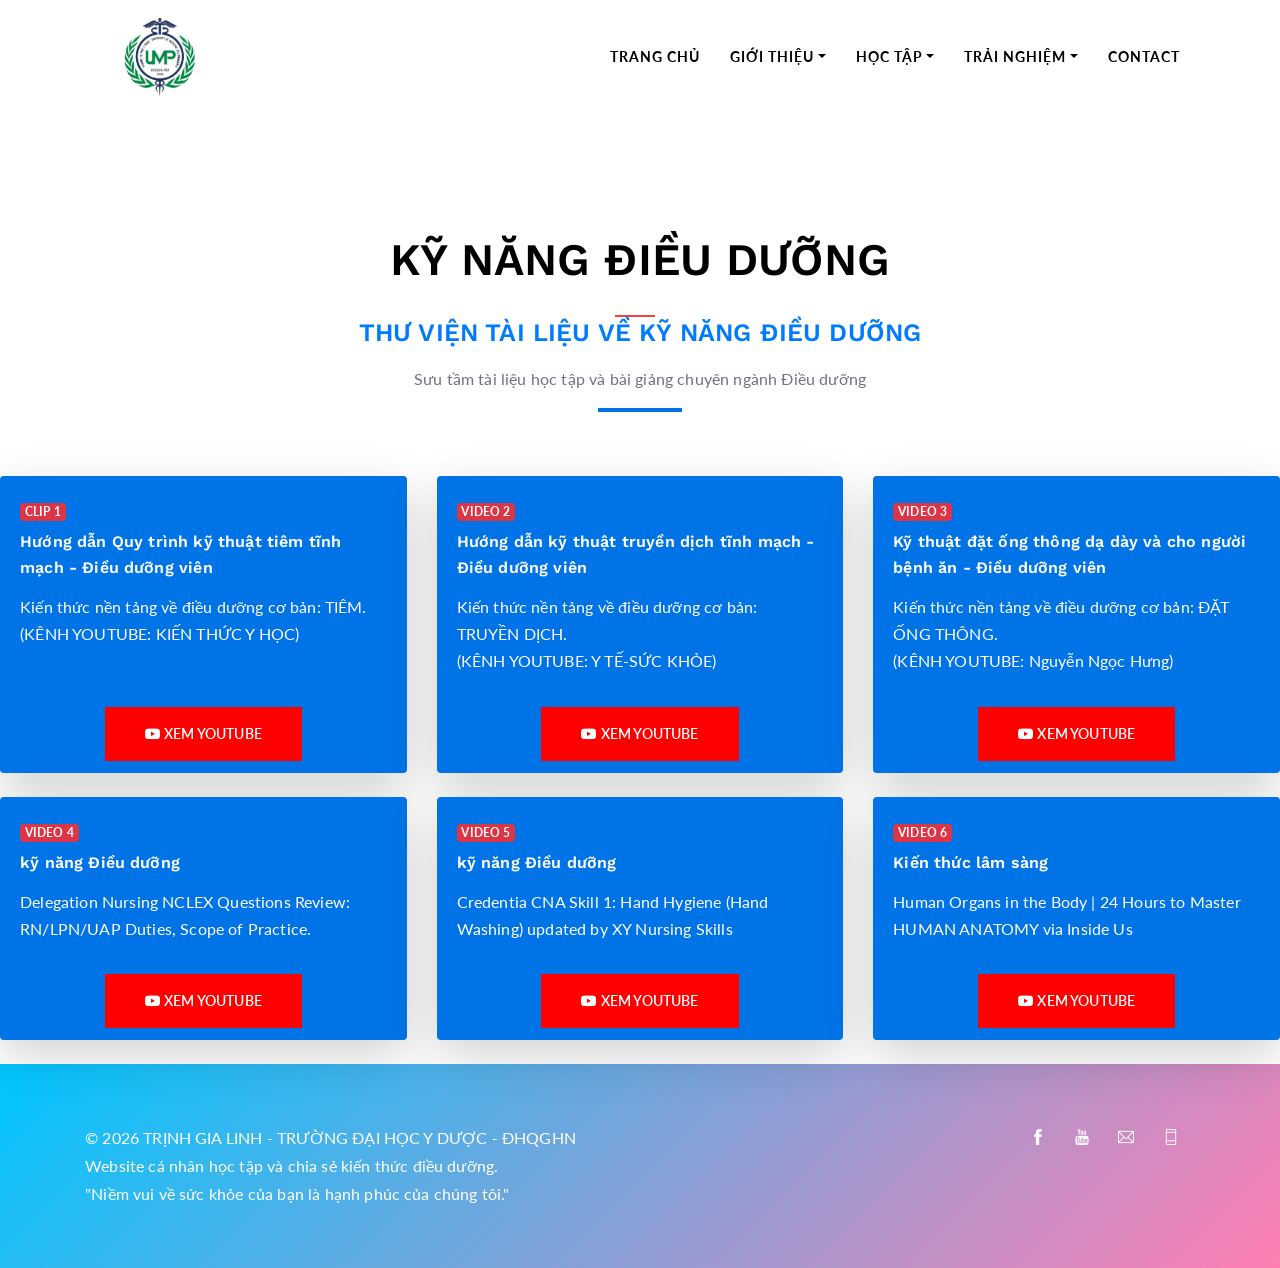
<file: kynang.html>
<!DOCTYPE html>

<!--
 // WEBSITE: #!
 // TWITTER: #!
 // FACEBOOK: #!
 // GITHUB: #!
-->

<html lang="vi">

<head>
  <meta charset="utf-8">
  <title>TRỊNH GIA LINH</title>

  <!-- mobile responsive meta -->
  <meta name="viewport" content="width=device-width, initial-scale=1">
  
  <!-- theme meta -->
  <meta name="theme-name" content="thomson" />
  
  <!-- ** Plugins Needed for the Project ** -->
  <!-- Bootstrap -->
  <link rel="stylesheet" href="plugins/bootstrap/bootstrap.min.css">
  <link rel="stylesheet" href="plugins/themify/css/themify-icons.css">
  <link rel="stylesheet" href="plugins/counto/animate.css">
  <link rel="stylesheet" href="plugins/aos/aos.css">
  <link rel="stylesheet" href="plugins/owl-carousel/owl.carousel.min.css">
  <link rel="stylesheet" href="plugins/owl-carousel/owl.theme.default.min.css">
  <link rel="stylesheet" href="plugins/magnific-popup/magnific-popup.css">
  <link rel="stylesheet" href="plugins/animated-text/animated-text.css">
	<link rel="stylesheet" href="https://cdnjs.cloudflare.com/ajax/libs/font-awesome/6.5.0/css/all.min.css">
  <!-- Main Stylesheet -->
  <link href="css/style.css" rel="stylesheet">

</head>

<body>
  

<!-- Navigation Start -->
<!-- Header Start --> 

<nav class="navbar navbar-expand-lg  main-nav " id="navbar">
	<div class="container">
	  <a class="navbar-brand" href="index.html">
	  <img src="images/logo.png" alt="" class="img-fluid">
	  </a>

	  <button class="navbar-toggler collapsed" type="button" data-toggle="collapse" data-target="#navbarsExample09" aria-controls="navbarsExample09" aria-expanded="false" aria-label="Toggle navigation">
		<span class="ti-align-justify"></span>
	  </button>
  
		  <div class="collapse navbar-collapse" id="navbarsExample09">
			<ul class="navbar-nav ml-auto">
			  <li class="nav-item  active"><a class="nav-link" href="index.html">TRANG CHỦ</a></li>

			  <li class="nav-item dropdown">
					<a class="nav-link dropdown-toggle" href="#" id="dropdown01" data-toggle="dropdown" aria-haspopup="true" aria-expanded="false">GIỚI THIỆU</a>
					<ul class="dropdown-menu" aria-labelledby="dropdown01">
						<li><a class="dropdown-item" href="abouttgl.html">BẢN THÂN</a></li>
						<li><a class="dropdown-item" href="about-us.html">NHÓM BẠN</a></li>
					</ul>
			  </li>

			  <li class="nav-item dropdown active">
					<a class="nav-link dropdown-toggle" href="#" id="dropdown02" data-toggle="dropdown" aria-haspopup="true" aria-expanded="false">HỌC TẬP</a>
					<ul class="dropdown-menu" aria-labelledby="dropdown02">
						<li><a class="dropdown-item" href="tailieu-1.html">TÀI LIỆU</a></li>
						<li><a class="dropdown-item" href="duan-2.html">DỰ ÁN - BÀI TẬP</a></li>
						<li><a class="dropdown-item" href="video-3.html">VIDEO</a></li>
						</ul>
			  </li>
			   <li class="nav-item dropdown">
					<a class="nav-link dropdown-toggle" href="#" id="dropdown05" data-toggle="dropdown" aria-haspopup="true" aria-expanded="false">TRẢI NGHIỆM</a>
					<ul class="dropdown-menu" aria-labelledby="dropdown05">
						<li><a class="dropdown-item" href="blog-grid.html">TỔNG KẾT</a></li>
						<li><a class="dropdown-item" href="blog-sidebar.html">YOUTUBE</a></li>
						</ul>
			  </li>
			   <li class="nav-item"><a class="nav-link" href="contact.html">Contact</a></li>
			</ul>
		</div>
	</div>
</nav>

<!-- Header Close --> 

<!-- Tiêu đề trang -->
<section class="page-title section pb-0">
  <div class="container">
    <div class="row">
      <div class="col-lg-12">
        <div class="text-center">
          <h1 class="text-capitalize mb-0 text-lg">KỸ NĂNG ĐIỀU DƯỠNG</h1>
        </div>
      </div>
    </div>
  </div>
</section>

<!-- Thư viện bài giảng -->
<div class="row mb-5">
  <div class="col-lg-12 text-center">
    <h2 class="mb-3 text-primary fw-bold text-uppercase">
      THƯ VIỆN TÀI LIỆU VỀ KỸ NĂNG ĐIỀU DƯỠNG
    </h2>
    <p class="text-muted fs-5">
      Sưu tầm tài liệu học tập và bài giảng chuyên ngành Điều dưỡng
    </p>
    <hr class="mx-auto" style="width:80px; border:2px solid #0073e6;">
  </div>
</div>

<div class="row">
  <!-- Bài giảng 01 -->
  <div class="col-lg-4 col-md-6 mb-4">
    <div class="card card-blue border-0 shadow-lg h-100">
      <div class="card-body text-white">
        <span class="badge bg-danger mb-2">CLIP 1</span>
        <h5 class="card-title fw-bold">
          Hướng dẫn Quy trình kỹ thuật tiêm tĩnh mạch - Điều dưỡng viên
        </h5>
        <p class="card-text">
          Kiến thức nền tảng về điều dưỡng cơ bản: TIÊM. <br> (KÊNH YOUTUBE: KIẾN THỨC Y HỌC)
        </p>
      </div>
      <div class="card-footer bg-transparent border-0 text-center">
        <a href="https://www.youtube.com/watch?v=1uFqmtZwaGw" target="_blank" class=" btn btn-youtube btn-sm me-2">
          <i class="fab fa-youtube me-1"></i> Xem YouTube
	
        </a>
      </div>
    </div>
  </div>

  <!-- Bài giảng 02 -->
  <div class="col-lg-4 col-md-6 mb-4">
    <div class="card card-blue border-0 shadow-lg h-100">
      <div class="card-body text-white">
        <span class="badge bg-danger mb-2">VIDEO 2</span>
        <h5 class="card-title fw-bold">
          Hướng dẫn kỹ thuật truyền dịch tĩnh mạch - Điều dưỡng viên
        </h5>
        <p class="card-text">
          Kiến thức nền tảng về điều dưỡng cơ bản: TRUYỀN DỊCH.<br> (KÊNH YOUTUBE: Y TẾ-SỨC KHỎE)
        </p>
      </div>
      <div class="card-footer bg-transparent border-0 text-center">
        <a href="https://www.youtube.com/watch?v=fV-CWYHCfA4" target="_blank" class="btn btn-youtube btn-sm me-2">
          <i class="fab fa-youtube me-1"></i> Xem YouTube
        </a>
      </div>
    </div>
  </div>

  <!-- Bài giảng 03 -->
  <div class="col-lg-4 col-md-6 mb-4">
    <div class="card card-blue border-0 shadow-lg h-100">
      <div class="card-body text-white">
        <span class="badge bg-danger mb-2">VIDEO 3</span>
        <h5 class="card-title fw-bold">
          Kỹ thuật đặt ống thông dạ dày và cho người bệnh ăn - Điều dưỡng viên 
        </h5>
        <p class="card-text">
          Kiến thức nền tảng về điều dưỡng cơ bản: ĐẶT ỐNG THÔNG.<br> (KÊNH YOUTUBE: Nguyễn Ngọc Hưng)
        </p>
      </div>
      <div class="card-footer bg-transparent border-0 text-center">
        <a href="https://www.youtube.com/watch?v=NV955YZLr3c" target="_blank" class="btn btn-youtube btn-sm me-2">
          <i class="fab fa-youtube me-1"></i> Xem YouTube
        </a>
      </div>
    </div>
  </div>
  
  
  <!-- Bài giảng 04 -->
  <div class="col-lg-4 col-md-6 mb-4">
    <div class="card card-blue border-0 shadow-lg h-100">
      <div class="card-body text-white">
        <span class="badge bg-danger mb-2">VIDEO 4</span>
        <h5 class="card-title fw-bold">
          kỹ năng Điều dưỡng
        </h5>
        <p class="card-text">
          Delegation Nursing NCLEX Questions Review: RN/LPN/UAP Duties, Scope of Practice.
        </p>
      </div>
      <div class="card-footer bg-transparent border-0 text-center">
        <a href="https://www.youtube.com/watch?v=11hP8FOywiY&list=PLQrdx7rRsKfV7rYMLXUs8L8IJAbDecClE" target="_blank" class="btn btn-youtube btn-sm me-2">
          <i class="fab fa-youtube me-1"></i> Xem YouTube
        </a>
      </div>
    </div>
  </div>
  
  
  <!-- Bài giảng 05 -->
  <div class="col-lg-4 col-md-6 mb-4">
    <div class="card card-blue border-0 shadow-lg h-100">
      <div class="card-body text-white">
        <span class="badge bg-danger mb-2">VIDEO 5</span>
        <h5 class="card-title fw-bold">
          kỹ năng Điều dưỡng
        </h5>
        <p class="card-text">
          Credentia CNA Skill 1: Hand Hygiene (Hand Washing) updated by XY Nursing Skills
        </p>
      </div>
      <div class="card-footer bg-transparent border-0 text-center">
        <a href="https://www.youtube.com/watch?v=SBcdcx8YxYE&list=PL7D7SigffS4ms3_ff_0mGLx55c0sgRlg7" target="_blank" class="btn btn-youtube btn-sm me-2">
          <i class="fab fa-youtube me-1"></i> Xem YouTube
        </a>
      </div>
    </div>
  </div>
  
  <!-- Bài giảng 06 -->
  <div class="col-lg-4 col-md-6 mb-4">
    <div class="card card-blue border-0 shadow-lg h-100">
      <div class="card-body text-white">
        <span class="badge bg-danger mb-2">VIDEO 6</span>
        <h5 class="card-title fw-bold">
          Kiến thức lâm sàng
        </h5>
        <p class="card-text">
          Human Organs in the Body | 24 Hours to Master HUMAN ANATOMY via Inside Us
        </p>
      </div>
      <div class="card-footer bg-transparent border-0 text-center">
        <a href="https://www.youtube.com/watch?v=SBcdcx8YxYE&list=PL7D7SigffS4ms3_ff_0mGLx55c0sgRlg7" target="_blank" class="btn btn-youtube btn-sm me-2">
          <i class="fab fa-youtube me-1"></i> Xem YouTube
        </a>
      </div>
    </div>
  </div>
  
  
  
  
  
</div>













<!-- Footer start -->
<section class="footer">
    <div class="container">
        <div class="row">
            <div class="col-lg-6">
                <p class="mb-0">
                    © 2026 TRỊNH GIA LINH - TRƯỜNG ĐẠI HỌC Y DƯỢC - ĐHQGHN<br>
                    Website cá nhân học tập và chia sẻ kiến thức điều dưỡng. <br>
                    "Niềm vui về sức khỏe của bạn là hạnh phúc của chúng tôi."
                </p>
            </div>

            <div class="col-lg-6">
                <div class="widget footer-widget text-lg-right mt-5 mt-lg-0">
                    <ul class="list-inline mb-0">

                        <li class="list-inline-item">
                            <a href="https://facebook.com/" target="_blank">
                                <i class="ti-facebook mr-3"></i>
                            </a>
                        </li>

                        <li class="list-inline-item">
                            <a href="https://youtube.com/" target="_blank">
                                <i class="ti-youtube mr-3"></i>
                            </a>
                        </li>

                        <li class="list-inline-item">
                            <a href="mailto:yourmail@gmail.com">
                                <i class="ti-email mr-3"></i>
                            </a>
                        </li>

                        <li class="list-inline-item">
                            <a href="tel:0123456789">
                                <i class="ti-mobile mr-3"></i>
                            </a>
                        </li>

                    </ul>
                </div>
            </div>
        </div>
    </div>
</section>
<!-- Footer End -->

<!-- jQuery -->
<script src="plugins/jQuery/jquery.min.js"></script>
<!-- Bootstrap JS -->
<script src="plugins/bootstrap/bootstrap.min.js"></script>
<script src="plugins/aos/aos.js"></script>
<script src="plugins/owl-carousel/owl.carousel.min.js"></script>
<script src="plugins/shuffle/shuffle.min.js"></script>
<script src="plugins/magnific-popup/jquery.magnific-popup.min.js"></script>
<script src="plugins/animated-text/animated-text.js"></script>
<script src="plugins/counto/apear.js"></script>
<script src="plugins/counto/counTo.js"></script>

 
<!-- Main Script -->
<script src="js/script.js"></script>
</body>

</html>
</file>
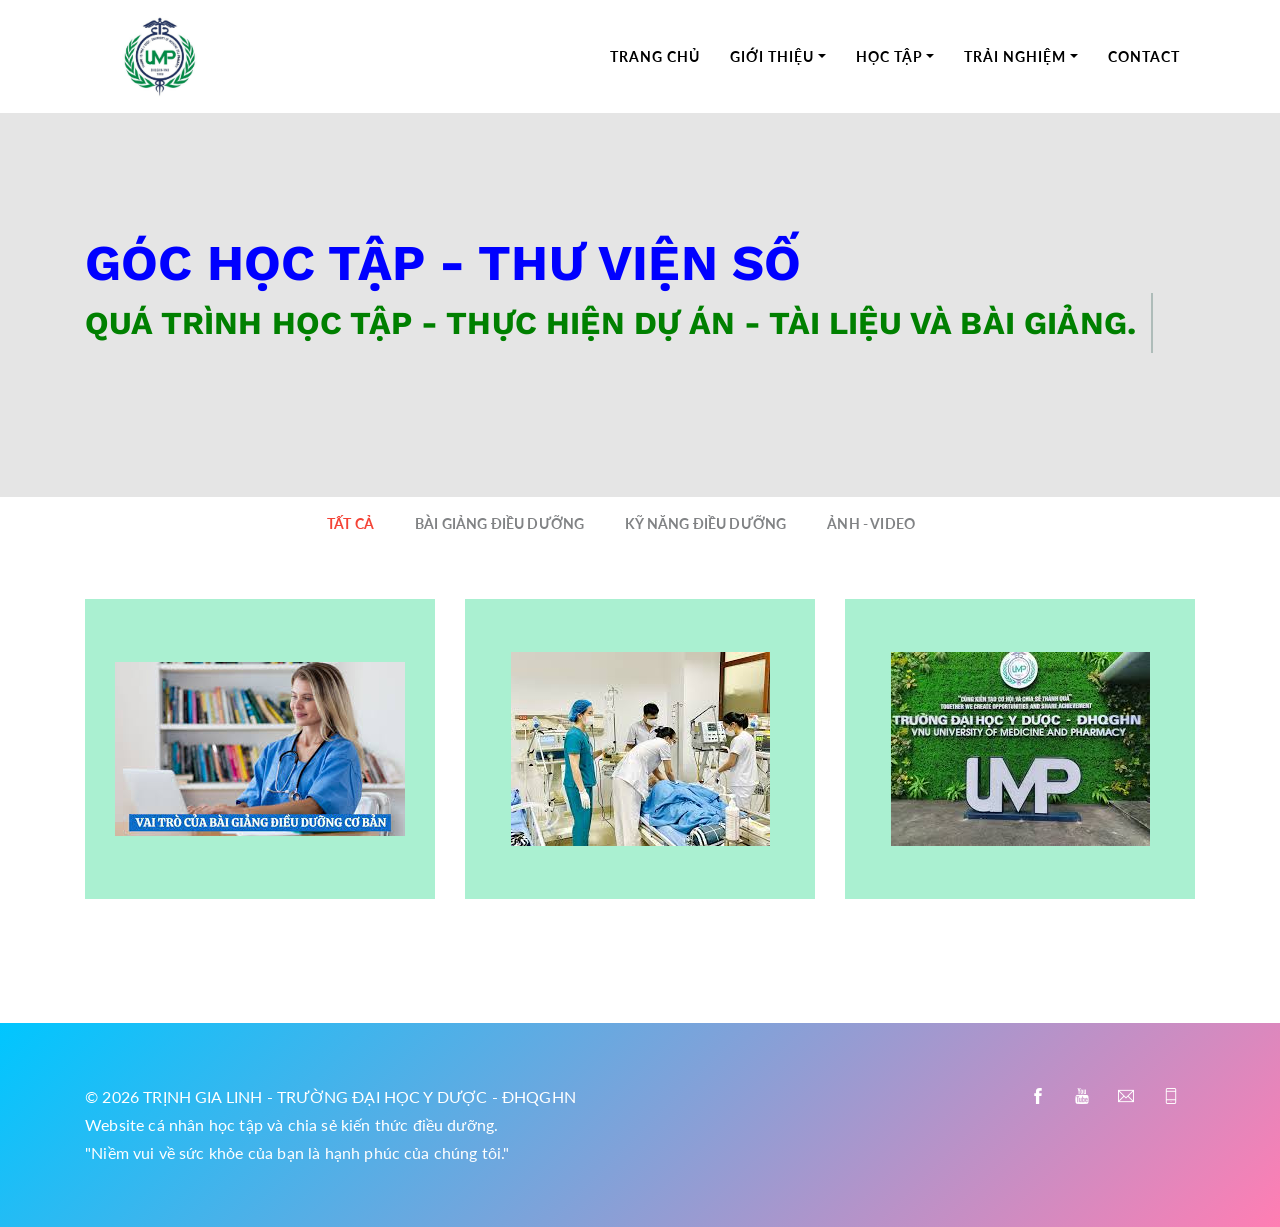
<file: tailieu-1.html>
<!DOCTYPE html>

<!--
 // WEBSITE: #!
 // TWITTER: #!
 // FACEBOOK: #!
 // GITHUB: #!
-->

<html lang="vi">

<head>
  <meta charset="utf-8">
  <title>TRỊNH GIA LINH</title>

  <!-- mobile responsive meta -->
  <meta name="viewport" content="width=device-width, initial-scale=1">
 
  <!-- theme meta -->
  <meta name="theme-name" content="thomson" />
  
  <!-- ** Plugins Needed for the Project ** -->
  <!-- Bootstrap -->
  <link rel="stylesheet" href="plugins/bootstrap/bootstrap.min.css">
  <link rel="stylesheet" href="plugins/themify/css/themify-icons.css">
  <link rel="stylesheet" href="plugins/counto/animate.css">
  <link rel="stylesheet" href="plugins/aos/aos.css">
  <link rel="stylesheet" href="plugins/owl-carousel/owl.carousel.min.css">
  <link rel="stylesheet" href="plugins/owl-carousel/owl.theme.default.min.css">
  <link rel="stylesheet" href="plugins/magnific-popup/magnific-popup.css">
  <link rel="stylesheet" href="plugins/animated-text/animated-text.css">

  <!-- Main Stylesheet -->
  <link href="css/style.css" rel="stylesheet">

</head>

<body>
  
<!-- Header Start --> 

<nav class="navbar navbar-expand-lg  main-nav " id="navbar">
	<div class="container">
	  <a class="navbar-brand" href="index.html">
	  <img src="images/logo.png" alt="" class="img-fluid">
	  </a>

	  <button class="navbar-toggler collapsed" type="button" data-toggle="collapse" data-target="#navbarsExample09" aria-controls="navbarsExample09" aria-expanded="false" aria-label="Toggle navigation">
		<span class="ti-align-justify"></span>
	  </button>
  
		  <div class="collapse navbar-collapse" id="navbarsExample09">
			<ul class="navbar-nav ml-auto">
			  <li class="nav-item  active"><a class="nav-link" href="index.html">TRANG CHỦ</a></li>

			  <li class="nav-item dropdown">
					<a class="nav-link dropdown-toggle" href="#" id="dropdown01" data-toggle="dropdown" aria-haspopup="true" aria-expanded="false">GIỚI THIỆU</a>
					<ul class="dropdown-menu" aria-labelledby="dropdown01">
						<li><a class="dropdown-item" href="abouttgl.html">BẢN THÂN</a></li>
						<li><a class="dropdown-item" href="about-us.html">NHÓM BẠN</a></li>
					</ul>
			  </li>

			  <li class="nav-item dropdown active">
					<a class="nav-link dropdown-toggle" href="#" id="dropdown02" data-toggle="dropdown" aria-haspopup="true" aria-expanded="false">HỌC TẬP</a>
					<ul class="dropdown-menu" aria-labelledby="dropdown02">
						<li><a class="dropdown-item" href="tailieu-1.html">TÀI LIỆU</a></li>
						<li><a class="dropdown-item" href="duan-2.html">DỰ ÁN - BÀI TẬP</a></li>
						<li><a class="dropdown-item" href="video-3.html">VIDEO</a></li>
					</ul>
			  </li>
			   <li class="nav-item dropdown">
					<a class="nav-link dropdown-toggle" href="#" id="dropdown05" data-toggle="dropdown" aria-haspopup="true" aria-expanded="false">TRẢI NGHIỆM</a>
					<ul class="dropdown-menu" aria-labelledby="dropdown05">
						<li><a class="dropdown-item" href="blog-grid.html">TỔNG KẾT</a></li>
						<li><a class="dropdown-item" href="blog-sidebar.html">YOUTUBE</a></li>
						</ul>
			  </li>
			   <li class="nav-item"><a class="nav-link" href="contact.html">Contact</a></li>
			</ul>
		</div>
	</div>
</nav>

<!-- Header Close --> 

<section class="section banner">
  <div class="container">
    <div class="row">
      <div class="col-lg-10">
        <!-- Tiêu đề chính -->
        <h2 class="cd-headline clip is-full-width mb-4 name-title">
           GÓC HỌC TẬP - THƯ VIỆN SỐ <br>
          <!-- Phần chữ động -->
          <span class="cd-words-wrapper text-color headline-words">
            <b class="is-visible">QUÁ TRÌNH HỌC TẬP - THỰC HIỆN DỰ ÁN - TÀI LIỆU VÀ BÀI GIẢNG.</b>
            </span>
        </h2>

         </div>
    </div>
  </div>
</section>

<!-- Banner End -->

<section class="portfolio">
  <div class="container">
    <div class="row mb-5 justify-content-center">
      <div class="col-10 text-center">
        <div class="btn-group btn-group-toggle" data-bs-toggle="buttons">
          <label class="btn active">
            <input type="radio" name="shuffle-filter" value="all" checked="checked" /> TẤT CẢ
          </label>
          <label class="btn">
            <input type="radio" name="shuffle-filter" value="design" /> BÀI GIẢNG ĐIỀU DƯỠNG
          </label>
          <label class="btn">
            <input type="radio" name="shuffle-filter" value="branding" /> KỸ NĂNG ĐIỀU DƯỠNG
          </label>
          <label class="btn">
            <input type="radio" name="shuffle-filter" value="illustration" /> ẢNH - VIDEO
          </label>
        </div>
      </div>
    </div>

    <div class="row shuffle-wrapper portfolio-gallery">
      <!-- Bài giảng -->
      <div class="col-lg-4 col-6 mb-4 shuffle-item" data-groups="[&quot;design&quot;]">
        <div class="position-relative inner-box">
          <div class="image position-relative">
            <img src="images/portfolio/1.jpg" alt="portfolio-image" class="img-fluid w-100 d-block">
            <div class="overlay-box">
              <div class="overlay-inner">
                <a class="overlay-content" href="baigiang.html">
                  <h5 class="mb-0">BÀI GIẢNG ĐIỀU DƯỠNG</h5>
                  <p>Học Bài</p>
                </a>
              </div>
            </div>
          </div>
        </div>
      </div>

      <!-- Kỹ năng -->
      <div class="col-lg-4 col-6 mb-4 shuffle-item" data-groups="[&quot;branding&quot;]">
        <div class="position-relative inner-box">
          <div class="image position-relative">
            <img src="images/portfolio/5.jpg" alt="portfolio-image" class="img-fluid w-100 d-block">
            <div class="overlay-box">
              <div class="overlay-inner">
                <a class="overlay-content" href="kynang.html">
                  <h5 class="mb-0">KỸ NĂNG ĐIỀU DƯỠNG</h5>
                  <p>Thực hành kỹ năng</p>
                </a>
              </div>
            </div>
          </div>
        </div>
      </div>

      <!-- Ảnh - Video -->
      <div class="col-lg-4 col-6 mb-4 shuffle-item" data-groups="[&quot;illustration&quot;]">
        <div class="position-relative inner-box">
          <div class="image position-relative">
            <img src="images/portfolio/7.jpg" alt="portfolio-image" class="img-fluid w-100 d-block">
            <div class="overlay-box">
              <div class="overlay-inner">
                <a class="overlay-content" href="video-3.html">
                  <h5 class="mb-0">THƯ VIỆN ẢNH VIDEO</h5>
                  <p>Shooting - Design</p>
                </a>
              </div>
            </div>
          </div>
        </div>
      </div>
    </div>
  </div>
</section>

<!-- Footer start -->
<section class="footer">
    <div class="container">
        <div class="row">
            <div class="col-lg-6">
                <p class="mb-0">
                    © 2026 TRỊNH GIA LINH - TRƯỜNG ĐẠI HỌC Y DƯỢC - ĐHQGHN<br>
                    Website cá nhân học tập và chia sẻ kiến thức điều dưỡng. <br>
                    "Niềm vui về sức khỏe của bạn là hạnh phúc của chúng tôi."
                </p>
            </div>

            <div class="col-lg-6">
                <div class="widget footer-widget text-lg-right mt-5 mt-lg-0">
                    <ul class="list-inline mb-0">

                        <li class="list-inline-item">
                            <a href="https://facebook.com/" target="_blank">
                                <i class="ti-facebook mr-3"></i>
                            </a>
                        </li>

                        <li class="list-inline-item">
                            <a href="https://youtube.com/" target="_blank">
                                <i class="ti-youtube mr-3"></i>
                            </a>
                        </li>

                        <li class="list-inline-item">
                            <a href="mailto:yourmail@gmail.com">
                                <i class="ti-email mr-3"></i>
                            </a>
                        </li>

                        <li class="list-inline-item">
                            <a href="tel:0123456789">
                                <i class="ti-mobile mr-3"></i>
                            </a>
                        </li>

                    </ul>
                </div>
            </div>
        </div>
    </div>
</section>
<!-- Footer End -->

<!-- jQuery -->
<script src="plugins/jQuery/jquery.min.js"></script>

<!-- Bootstrap JS -->
<script src="plugins/bootstrap/bootstrap.min.js"></script>

<script src="plugins/aos/aos.js"></script>
<script src="plugins/owl-carousel/owl.carousel.min.js"></script>
<script src="plugins/shuffle/shuffle.min.js"></script>
<script src="plugins/magnific-popup/jquery.magnific-popup.min.js"></script>
<script src="plugins/animated-text/animated-text.js"></script>
<script src="plugins/counto/apear.js"></script>
<script src="plugins/counto/counTo.js"></script>


<!-- Main Script -->
<script src="js/script.js"></script>
</body>
</html>
</file>
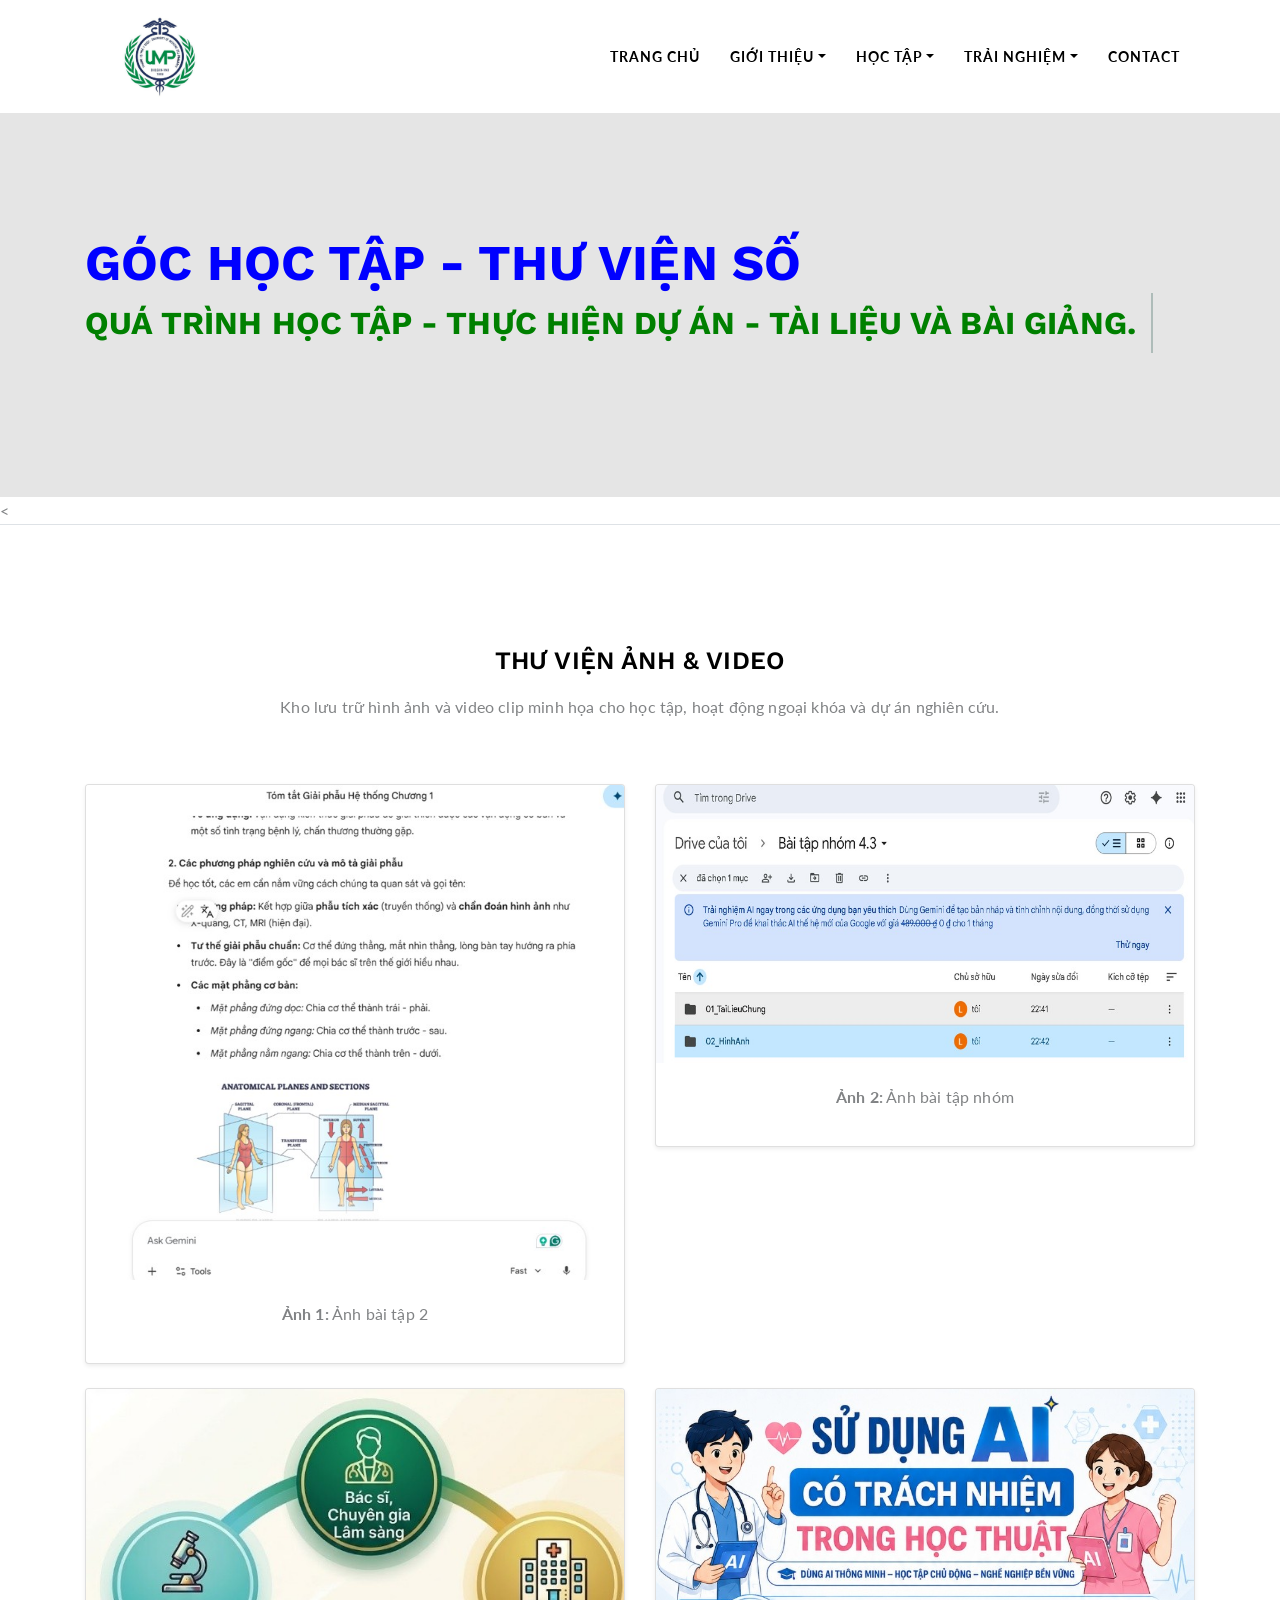
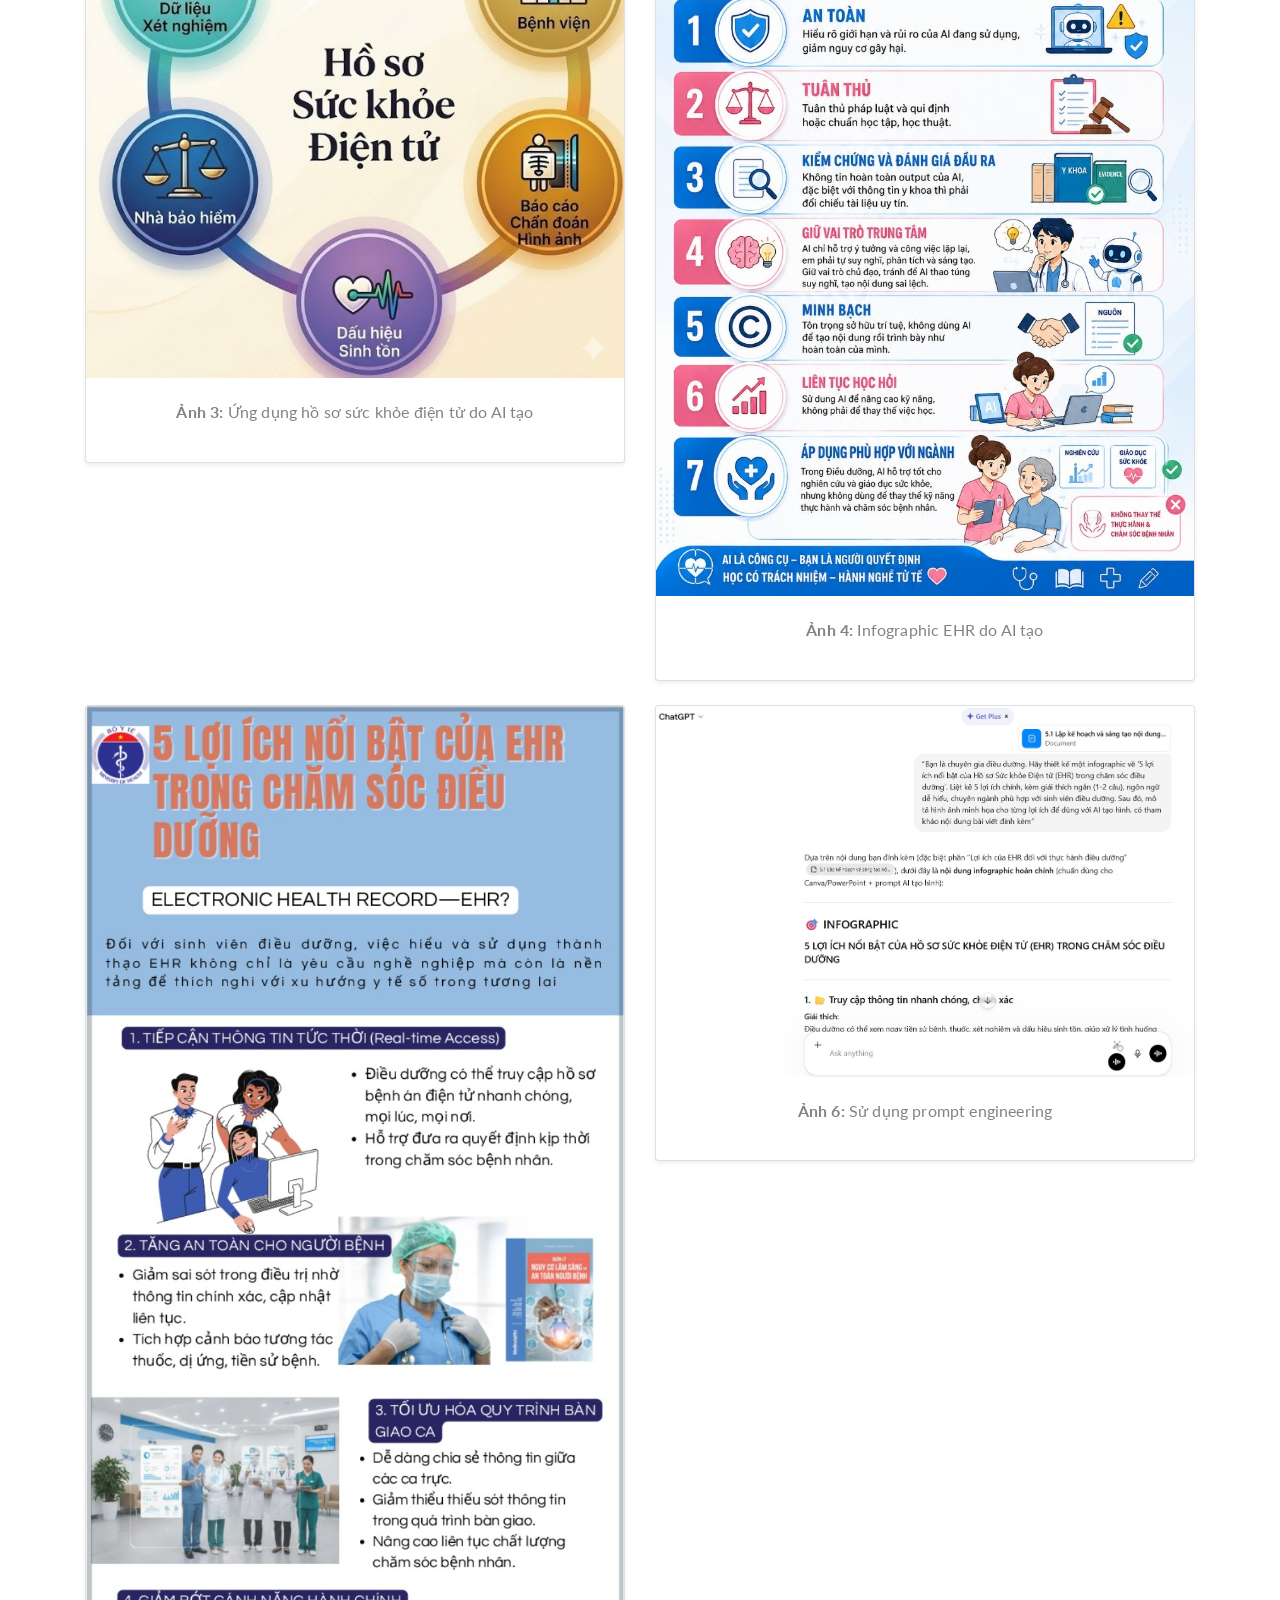
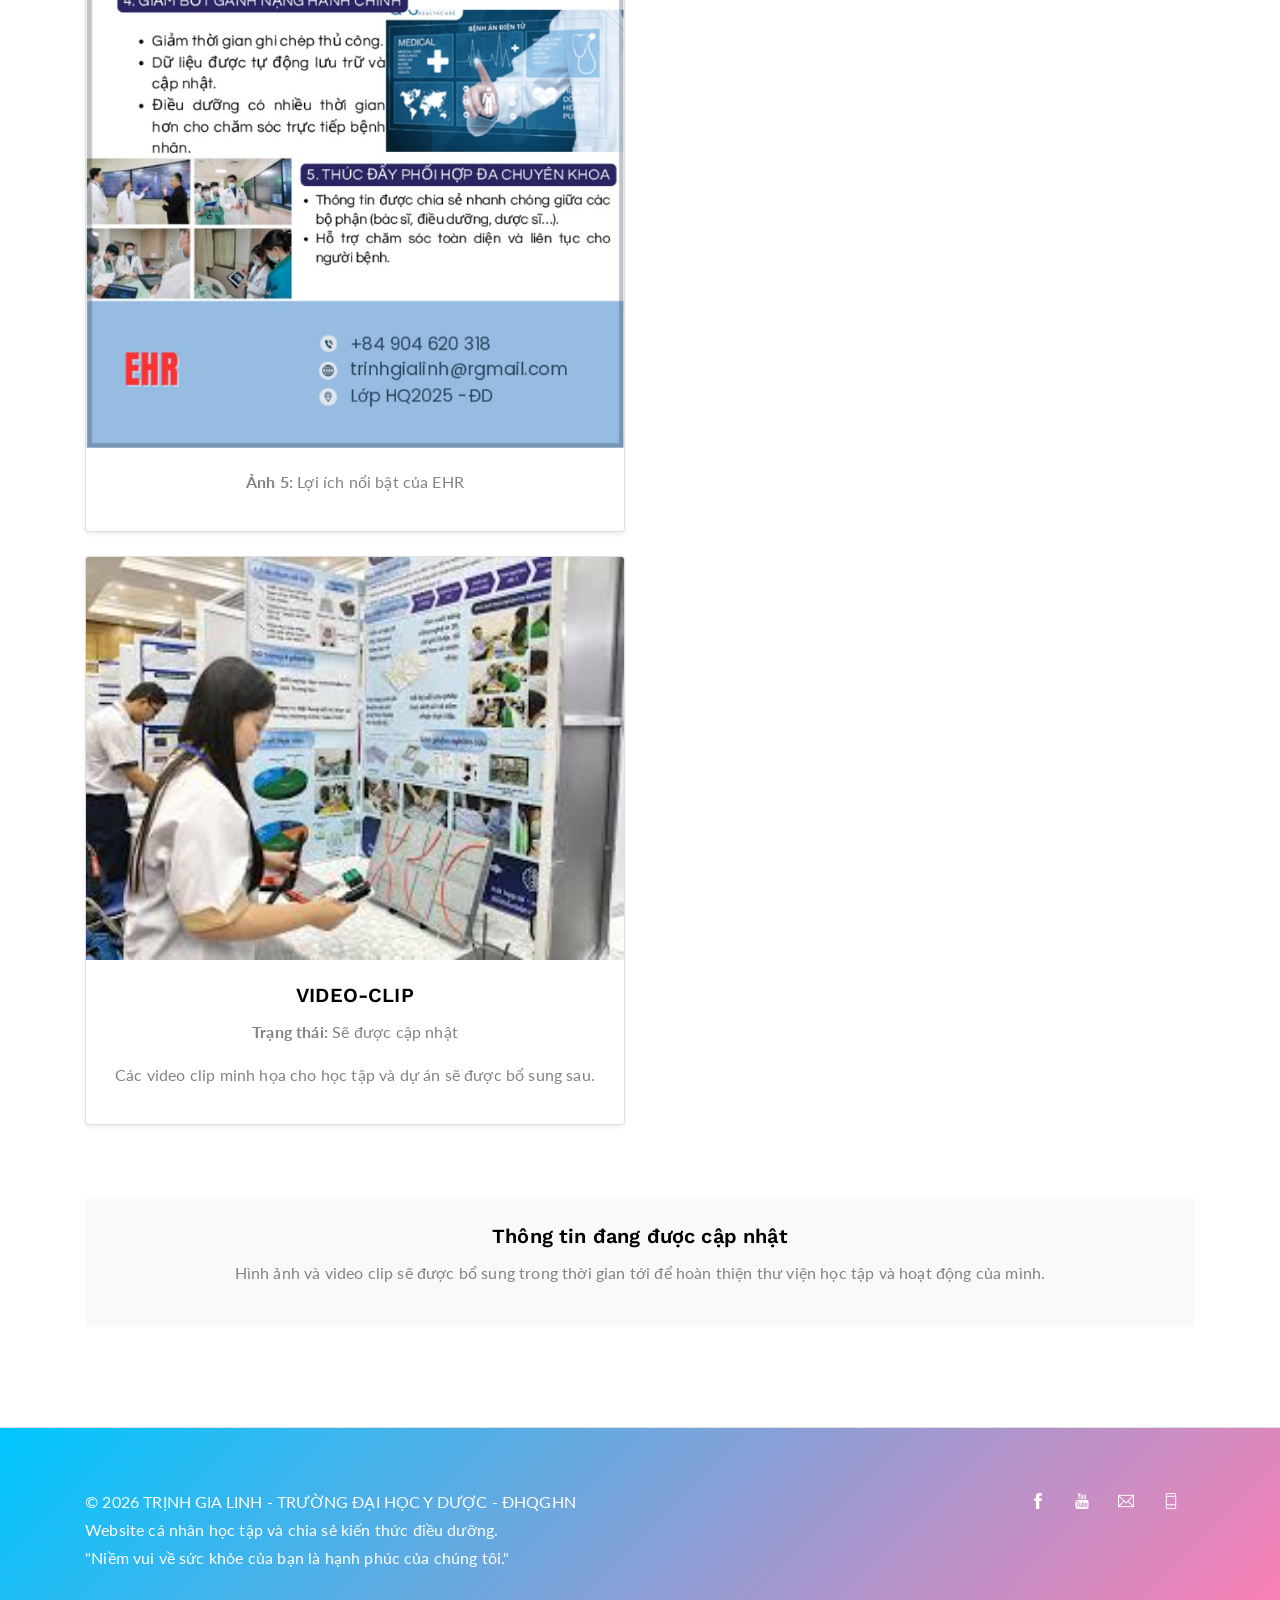
<file: video-3.html>
<!DOCTYPE html>

<!--
 // WEBSITE: #!
 // TWITTER: #!
 // FACEBOOK: #!
 // GITHUB: #!
-->

<html lang="vi">

<head>
  <meta charset="utf-8">
  <title>TRỊNH GIA LINH</title>

  <!-- mobile responsive meta -->
 
  <meta name="viewport" content="width=device-width, initial-scale=1, maximum-scale=1">
  
  <!-- theme meta -->
  <meta name="theme-name" content="thomson" />
  
  <!-- ** Plugins Needed for the Project ** -->
  <!-- Bootstrap -->
  <link rel="stylesheet" href="plugins/bootstrap/bootstrap.min.css">
  <link rel="stylesheet" href="plugins/themify/css/themify-icons.css">
  <link rel="stylesheet" href="plugins/counto/animate.css">
  <link rel="stylesheet" href="plugins/aos/aos.css">
  <link rel="stylesheet" href="plugins/owl-carousel/owl.carousel.min.css">
  <link rel="stylesheet" href="plugins/owl-carousel/owl.theme.default.min.css">
  <link rel="stylesheet" href="plugins/magnific-popup/magnific-popup.css">
  <link rel="stylesheet" href="plugins/animated-text/animated-text.css">

  <!-- Main Stylesheet -->
  <link href="css/style.css" rel="stylesheet">

</head>

<body>
  
<!-- Header Start --> 

<nav class="navbar navbar-expand-lg  main-nav " id="navbar">
	<div class="container">
	  <a class="navbar-brand" href="index.html">
	  <img src="images/logo.png" alt="" class="img-fluid">
	  </a>

	  <button class="navbar-toggler collapsed" type="button" data-toggle="collapse" data-target="#navbarsExample09" aria-controls="navbarsExample09" aria-expanded="false" aria-label="Toggle navigation">
		<span class="ti-align-justify"></span>
	  </button>
  
		  <div class="collapse navbar-collapse" id="navbarsExample09">
			<ul class="navbar-nav ml-auto">
			  <li class="nav-item  active"><a class="nav-link" href="index.html">TRANG CHỦ</a></li>

			  <li class="nav-item dropdown">
					<a class="nav-link dropdown-toggle" href="#" id="dropdown01" data-toggle="dropdown" aria-haspopup="true" aria-expanded="false">GIỚI THIỆU</a>
					<ul class="dropdown-menu" aria-labelledby="dropdown01">
						<li><a class="dropdown-item" href="abouttgl.html">BẢN THÂN</a></li>
						<li><a class="dropdown-item" href="about-us.html">NHÓM BẠN</a></li>
					</ul>
			  </li>

			  <li class="nav-item dropdown active">
					<a class="nav-link dropdown-toggle" href="#" id="dropdown02" data-toggle="dropdown" aria-haspopup="true" aria-expanded="false">HỌC TẬP</a>
					<ul class="dropdown-menu" aria-labelledby="dropdown02">
						<li><a class="dropdown-item" href="tailieu-1.html">TÀI LIỆU</a></li>
						<li><a class="dropdown-item" href="duan-2.html">DỰ ÁN - BÀI TẬP</a></li>
						<li><a class="dropdown-item" href="video-3.html">VIDEO</a></li>
					</ul>
			  </li>
			   <li class="nav-item dropdown">
					<a class="nav-link dropdown-toggle" href="#" id="dropdown05" data-toggle="dropdown" aria-haspopup="true" aria-expanded="false">TRẢI NGHIỆM</a>
					<ul class="dropdown-menu" aria-labelledby="dropdown05">
						<li><a class="dropdown-item" href="blog-grid.html">TỔNG KẾT</a></li>
						<li><a class="dropdown-item" href="blog-sidebar.html">YOUTUBE</a></li>
						</ul>
			  </li>
			   <li class="nav-item"><a class="nav-link" href="contact.html">Contact</a></li>
			</ul>
		</div>
	</div>
</nav>

<!-- Header Close --> 

<section class="section banner">
  <div class="container">
    <div class="row">
      <div class="col-lg-10">
        <!-- Tiêu đề chính -->
        <h2 class="cd-headline clip is-full-width mb-4 name-title">
           GÓC HỌC TẬP - THƯ VIỆN SỐ <br>
          <!-- Phần chữ động -->
          <span class="cd-words-wrapper text-color headline-words">
            <b class="is-visible">QUÁ TRÌNH HỌC TẬP - THỰC HIỆN DỰ ÁN - TÀI LIỆU VÀ BÀI GIẢNG.</b>
            </span>
        </h2>

         </div>
    </div>
  </div>
</section>

<!-- Banner End -->

<!-- VIDEO START -->
<<section class="section portfolio border-top border-bottom">
  <div class="container">

    <!-- Tiêu đề -->
    <div class="row mb-5">
      <div class="col-lg-12 text-center">
        <h2 class="mb-3">THƯ VIỆN ẢNH & VIDEO</h2>
        <p>
          Kho lưu trữ hình ảnh và video clip minh họa cho học tập,
          hoạt động ngoại khóa và dự án nghiên cứu.
        </p>
      </div>
    </div>

    <div class="row">
	
	<!-- Ảnh 1 -->
      <div class="col-lg-6 col-md-6 mb-4">
        <div class="card text-center shadow-sm">
          <img src="images/anh/1.jpg" class="card-img-top" alt="Ảnh minh họa">
          <div class="card-body">
            <p><strong>Ảnh 1:</strong> Ảnh bài tập 2 </p>
          </div>
        </div>
      </div>
	  
<!-- Ảnh 2 -->
      <div class="col-lg-6 col-md-6 mb-4">
        <div class="card text-center shadow-sm">
          <img src="images/anh/2.jpg" class="card-img-top" alt="Ảnh minh họa">
          <div class="card-body">
            <p><strong>Ảnh 2:</strong> Ảnh bài tập nhóm</p>
          </div>
        </div>
      </div>
	  
	  
	  <!-- Ảnh 3 -->
      <div class="col-lg-6 col-md-6 mb-4">
        <div class="card text-center shadow-sm">
          <img src="images/anh/3.jpg" class="card-img-top" alt="Ảnh minh họa">
          <div class="card-body">
            <p><strong>Ảnh 3:</strong> Ứng dụng hồ sơ sức khỏe điện tử do AI tạo </p>
          </div>
        </div>
      </div>
	  
	  <!-- Ảnh 4 -->
      <div class="col-lg-6 col-md-6 mb-4">
        <div class="card text-center shadow-sm">
          <img src="images/anh/4.jpg" class="card-img-top" alt="Ảnh minh họa">
          <div class="card-body">
            <p><strong>Ảnh 4:</strong> Infographic EHR do AI tạo </p>
          </div>
        </div>
      </div>
	  
	  <!-- Ảnh 5 -->
      <div class="col-lg-6 col-md-6 mb-4">
        <div class="card text-center shadow-sm">
          <img src="images/anh/5.jpg" class="card-img-top" alt="Ảnh minh họa">
          <div class="card-body">
            <p><strong>Ảnh 5:</strong> Lợi ích nổi bật của EHR </p>
          </div>
        </div>
      </div>
	  
	  <!-- Ảnh 6 -->
      <div class="col-lg-6 col-md-6 mb-4">
        <div class="card text-center shadow-sm">
          <img src="images/anh/6.jpg" class="card-img-top" alt="Ảnh minh họa">
          <div class="card-body">
            <p><strong>Ảnh 6:</strong> Sử dụng prompt engineering </p>
          </div>
        </div>
      </div>
	  
	  
      <!-- Video -->
      <div class="col-lg-6 col-md-6 mb-4">
        <div class="card text-center shadow-sm">
          <img src="images/portfolio/DAKH.jpg" class="card-img-top" alt="Video minh họa">
          <div class="card-body">
            <h4>VIDEO-CLIP</h4>
            <p><strong>Trạng thái:</strong> Sẽ được cập nhật</p>
            <p>Các video clip minh họa cho học tập và dự án sẽ được bổ sung sau.</p>
          </div>
        </div>
      </div>
    </div>

    <!-- Khung ghi chú -->
    <div class="row mt-5">
      <div class="col-lg-12">
        <div class="p-4 bg-light rounded text-center">
          <h4>Thông tin đang được cập nhật</h4>
          <p>
            Hình ảnh và video clip sẽ được bổ sung trong thời gian tới để hoàn thiện
            thư viện học tập và hoạt động của mình.
          </p>
        </div>
      </div>
    </div>

  </div>
</section>

<!-- Footer start -->
<section class="footer">
    <div class="container">
        <div class="row">
            <div class="col-lg-6">
                <p class="mb-0">
                    © 2026 TRỊNH GIA LINH - TRƯỜNG ĐẠI HỌC Y DƯỢC - ĐHQGHN<br>
                    Website cá nhân học tập và chia sẻ kiến thức điều dưỡng. <br>
                    "Niềm vui về sức khỏe của bạn là hạnh phúc của chúng tôi."
                </p>
            </div>

            <div class="col-lg-6">
                <div class="widget footer-widget text-lg-right mt-5 mt-lg-0">
                    <ul class="list-inline mb-0">

                        <li class="list-inline-item">
                            <a href="https://facebook.com/" target="_blank">
                                <i class="ti-facebook mr-3"></i>
                            </a>
                        </li>

                        <li class="list-inline-item">
                            <a href="https://youtube.com/" target="_blank">
                                <i class="ti-youtube mr-3"></i>
                            </a>
                        </li>

                        <li class="list-inline-item">
                            <a href="mailto:yourmail@gmail.com">
                                <i class="ti-email mr-3"></i>
                            </a>
                        </li>

                        <li class="list-inline-item">
                            <a href="tel:+84123456789">
                                <i class="ti-mobile mr-3"></i>
                            </a>
                        </li>

                    </ul>
                </div>
            </div>
        </div>
    </div>
</section>
<!-- Footer End -->

<!-- jQuery -->
<script src="plugins/jQuery/jquery.min.js"></script>
<!-- Bootstrap JS -->
<script src="plugins/bootstrap/bootstrap.min.js"></script>
<script src="plugins/aos/aos.js"></script>
<script src="plugins/owl-carousel/owl.carousel.min.js"></script>
<script src="plugins/shuffle/shuffle.min.js"></script>
<script src="plugins/magnific-popup/jquery.magnific-popup.min.js"></script>
<script src="plugins/animated-text/animated-text.js"></script>
<script src="plugins/counto/apear.js"></script>
<script src="plugins/counto/counTo.js"></script>

 
<!-- Main Script -->
<script src="js/script.js"></script>
</body>
</html>
</file>
<file: plugins/themify/css/themify-icons.css>
@font-face {
	font-family: 'themify';
	src:url('../fonts/themify.eot');
	src:url('../fonts/themify.eot?#iefix') format('embedded-opentype'),
		url('../fonts/themify.woff') format('woff'),
		url('../fonts/themify.ttf') format('truetype'),
		url('../fonts/themify.svg') format('svg');
	font-weight: normal;
	font-style: normal;
}

[class^="ti-"], [class*=" ti-"] {
	font-family: 'themify';
	speak: none;
	font-style: normal;
	font-weight: normal;
	font-variant: normal;
	text-transform: none;
	line-height: 1;

	/* Better Font Rendering =========== */
	-webkit-font-smoothing: antialiased;
	-moz-osx-font-smoothing: grayscale;
}

.ti-wand:before {
	content: "\e600";
}
.ti-volume:before {
	content: "\e601";
}
.ti-user:before {
	content: "\e602";
}
.ti-unlock:before {
	content: "\e603";
}
.ti-unlink:before {
	content: "\e604";
}
.ti-trash:before {
	content: "\e605";
}
.ti-thought:before {
	content: "\e606";
}
.ti-target:before {
	content: "\e607";
}
.ti-tag:before {
	content: "\e608";
}
.ti-tablet:before {
	content: "\e609";
}
.ti-star:before {
	content: "\e60a";
}
.ti-spray:before {
	content: "\e60b";
}
.ti-signal:before {
	content: "\e60c";
}
.ti-shopping-cart:before {
	content: "\e60d";
}
.ti-shopping-cart-full:before {
	content: "\e60e";
}
.ti-settings:before {
	content: "\e60f";
}
.ti-search:before {
	content: "\e610";
}
.ti-zoom-in:before {
	content: "\e611";
}
.ti-zoom-out:before {
	content: "\e612";
}
.ti-cut:before {
	content: "\e613";
}
.ti-ruler:before {
	content: "\e614";
}
.ti-ruler-pencil:before {
	content: "\e615";
}
.ti-ruler-alt:before {
	content: "\e616";
}
.ti-bookmark:before {
	content: "\e617";
}
.ti-bookmark-alt:before {
	content: "\e618";
}
.ti-reload:before {
	content: "\e619";
}
.ti-plus:before {
	content: "\e61a";
}
.ti-pin:before {
	content: "\e61b";
}
.ti-pencil:before {
	content: "\e61c";
}
.ti-pencil-alt:before {
	content: "\e61d";
}
.ti-paint-roller:before {
	content: "\e61e";
}
.ti-paint-bucket:before {
	content: "\e61f";
}
.ti-na:before {
	content: "\e620";
}
.ti-mobile:before {
	content: "\e621";
}
.ti-minus:before {
	content: "\e622";
}
.ti-medall:before {
	content: "\e623";
}
.ti-medall-alt:before {
	content: "\e624";
}
.ti-marker:before {
	content: "\e625";
}
.ti-marker-alt:before {
	content: "\e626";
}
.ti-arrow-up:before {
	content: "\e627";
}
.ti-arrow-right:before {
	content: "\e628";
}
.ti-arrow-left:before {
	content: "\e629";
}
.ti-arrow-down:before {
	content: "\e62a";
}
.ti-lock:before {
	content: "\e62b";
}
.ti-location-arrow:before {
	content: "\e62c";
}
.ti-link:before {
	content: "\e62d";
}
.ti-layout:before {
	content: "\e62e";
}
.ti-layers:before {
	content: "\e62f";
}
.ti-layers-alt:before {
	content: "\e630";
}
.ti-key:before {
	content: "\e631";
}
.ti-import:before {
	content: "\e632";
}
.ti-image:before {
	content: "\e633";
}
.ti-heart:before {
	content: "\e634";
}
.ti-heart-broken:before {
	content: "\e635";
}
.ti-hand-stop:before {
	content: "\e636";
}
.ti-hand-open:before {
	content: "\e637";
}
.ti-hand-drag:before {
	content: "\e638";
}
.ti-folder:before {
	content: "\e639";
}
.ti-flag:before {
	content: "\e63a";
}
.ti-flag-alt:before {
	content: "\e63b";
}
.ti-flag-alt-2:before {
	content: "\e63c";
}
.ti-eye:before {
	content: "\e63d";
}
.ti-export:before {
	content: "\e63e";
}
.ti-exchange-vertical:before {
	content: "\e63f";
}
.ti-desktop:before {
	content: "\e640";
}
.ti-cup:before {
	content: "\e641";
}
.ti-crown:before {
	content: "\e642";
}
.ti-comments:before {
	content: "\e643";
}
.ti-comment:before {
	content: "\e644";
}
.ti-comment-alt:before {
	content: "\e645";
}
.ti-close:before {
	content: "\e646";
}
.ti-clip:before {
	content: "\e647";
}
.ti-angle-up:before {
	content: "\e648";
}
.ti-angle-right:before {
	content: "\e649";
}
.ti-angle-left:before {
	content: "\e64a";
}
.ti-angle-down:before {
	content: "\e64b";
}
.ti-check:before {
	content: "\e64c";
}
.ti-check-box:before {
	content: "\e64d";
}
.ti-camera:before {
	content: "\e64e";
}
.ti-announcement:before {
	content: "\e64f";
}
.ti-brush:before {
	content: "\e650";
}
.ti-briefcase:before {
	content: "\e651";
}
.ti-bolt:before {
	content: "\e652";
}
.ti-bolt-alt:before {
	content: "\e653";
}
.ti-blackboard:before {
	content: "\e654";
}
.ti-bag:before {
	content: "\e655";
}
.ti-move:before {
	content: "\e656";
}
.ti-arrows-vertical:before {
	content: "\e657";
}
.ti-arrows-horizontal:before {
	content: "\e658";
}
.ti-fullscreen:before {
	content: "\e659";
}
.ti-arrow-top-right:before {
	content: "\e65a";
}
.ti-arrow-top-left:before {
	content: "\e65b";
}
.ti-arrow-circle-up:before {
	content: "\e65c";
}
.ti-arrow-circle-right:before {
	content: "\e65d";
}
.ti-arrow-circle-left:before {
	content: "\e65e";
}
.ti-arrow-circle-down:before {
	content: "\e65f";
}
.ti-angle-double-up:before {
	content: "\e660";
}
.ti-angle-double-right:before {
	content: "\e661";
}
.ti-angle-double-left:before {
	content: "\e662";
}
.ti-angle-double-down:before {
	content: "\e663";
}
.ti-zip:before {
	content: "\e664";
}
.ti-world:before {
	content: "\e665";
}
.ti-wheelchair:before {
	content: "\e666";
}
.ti-view-list:before {
	content: "\e667";
}
.ti-view-list-alt:before {
	content: "\e668";
}
.ti-view-grid:before {
	content: "\e669";
}
.ti-uppercase:before {
	content: "\e66a";
}
.ti-upload:before {
	content: "\e66b";
}
.ti-underline:before {
	content: "\e66c";
}
.ti-truck:before {
	content: "\e66d";
}
.ti-timer:before {
	content: "\e66e";
}
.ti-ticket:before {
	content: "\e66f";
}
.ti-thumb-up:before {
	content: "\e670";
}
.ti-thumb-down:before {
	content: "\e671";
}
.ti-text:before {
	content: "\e672";
}
.ti-stats-up:before {
	content: "\e673";
}
.ti-stats-down:before {
	content: "\e674";
}
.ti-split-v:before {
	content: "\e675";
}
.ti-split-h:before {
	content: "\e676";
}
.ti-smallcap:before {
	content: "\e677";
}
.ti-shine:before {
	content: "\e678";
}
.ti-shift-right:before {
	content: "\e679";
}
.ti-shift-left:before {
	content: "\e67a";
}
.ti-shield:before {
	content: "\e67b";
}
.ti-notepad:before {
	content: "\e67c";
}
.ti-server:before {
	content: "\e67d";
}
.ti-quote-right:before {
	content: "\e67e";
}
.ti-quote-left:before {
	content: "\e67f";
}
.ti-pulse:before {
	content: "\e680";
}
.ti-printer:before {
	content: "\e681";
}
.ti-power-off:before {
	content: "\e682";
}
.ti-plug:before {
	content: "\e683";
}
.ti-pie-chart:before {
	content: "\e684";
}
.ti-paragraph:before {
	content: "\e685";
}
.ti-panel:before {
	content: "\e686";
}
.ti-package:before {
	content: "\e687";
}
.ti-music:before {
	content: "\e688";
}
.ti-music-alt:before {
	content: "\e689";
}
.ti-mouse:before {
	content: "\e68a";
}
.ti-mouse-alt:before {
	content: "\e68b";
}
.ti-money:before {
	content: "\e68c";
}
.ti-microphone:before {
	content: "\e68d";
}
.ti-menu:before {
	content: "\e68e";
}
.ti-menu-alt:before {
	content: "\e68f";
}
.ti-map:before {
	content: "\e690";
}
.ti-map-alt:before {
	content: "\e691";
}
.ti-loop:before {
	content: "\e692";
}
.ti-location-pin:before {
	content: "\e693";
}
.ti-list:before {
	content: "\e694";
}
.ti-light-bulb:before {
	content: "\e695";
}
.ti-Italic:before {
	content: "\e696";
}
.ti-info:before {
	content: "\e697";
}
.ti-infinite:before {
	content: "\e698";
}
.ti-id-badge:before {
	content: "\e699";
}
.ti-hummer:before {
	content: "\e69a";
}
.ti-home:before {
	content: "\e69b";
}
.ti-help:before {
	content: "\e69c";
}
.ti-headphone:before {
	content: "\e69d";
}
.ti-harddrives:before {
	content: "\e69e";
}
.ti-harddrive:before {
	content: "\e69f";
}
.ti-gift:before {
	content: "\e6a0";
}
.ti-game:before {
	content: "\e6a1";
}
.ti-filter:before {
	content: "\e6a2";
}
.ti-files:before {
	content: "\e6a3";
}
.ti-file:before {
	content: "\e6a4";
}
.ti-eraser:before {
	content: "\e6a5";
}
.ti-envelope:before {
	content: "\e6a6";
}
.ti-download:before {
	content: "\e6a7";
}
.ti-direction:before {
	content: "\e6a8";
}
.ti-direction-alt:before {
	content: "\e6a9";
}
.ti-dashboard:before {
	content: "\e6aa";
}
.ti-control-stop:before {
	content: "\e6ab";
}
.ti-control-shuffle:before {
	content: "\e6ac";
}
.ti-control-play:before {
	content: "\e6ad";
}
.ti-control-pause:before {
	content: "\e6ae";
}
.ti-control-forward:before {
	content: "\e6af";
}
.ti-control-backward:before {
	content: "\e6b0";
}
.ti-cloud:before {
	content: "\e6b1";
}
.ti-cloud-up:before {
	content: "\e6b2";
}
.ti-cloud-down:before {
	content: "\e6b3";
}
.ti-clipboard:before {
	content: "\e6b4";
}
.ti-car:before {
	content: "\e6b5";
}
.ti-calendar:before {
	content: "\e6b6";
}
.ti-book:before {
	content: "\e6b7";
}
.ti-bell:before {
	content: "\e6b8";
}
.ti-basketball:before {
	content: "\e6b9";
}
.ti-bar-chart:before {
	content: "\e6ba";
}
.ti-bar-chart-alt:before {
	content: "\e6bb";
}
.ti-back-right:before {
	content: "\e6bc";
}
.ti-back-left:before {
	content: "\e6bd";
}
.ti-arrows-corner:before {
	content: "\e6be";
}
.ti-archive:before {
	content: "\e6bf";
}
.ti-anchor:before {
	content: "\e6c0";
}
.ti-align-right:before {
	content: "\e6c1";
}
.ti-align-left:before {
	content: "\e6c2";
}
.ti-align-justify:before {
	content: "\e6c3";
}
.ti-align-center:before {
	content: "\e6c4";
}
.ti-alert:before {
	content: "\e6c5";
}
.ti-alarm-clock:before {
	content: "\e6c6";
}
.ti-agenda:before {
	content: "\e6c7";
}
.ti-write:before {
	content: "\e6c8";
}
.ti-window:before {
	content: "\e6c9";
}
.ti-widgetized:before {
	content: "\e6ca";
}
.ti-widget:before {
	content: "\e6cb";
}
.ti-widget-alt:before {
	content: "\e6cc";
}
.ti-wallet:before {
	content: "\e6cd";
}
.ti-video-clapper:before {
	content: "\e6ce";
}
.ti-video-camera:before {
	content: "\e6cf";
}
.ti-vector:before {
	content: "\e6d0";
}
.ti-themify-logo:before {
	content: "\e6d1";
}
.ti-themify-favicon:before {
	content: "\e6d2";
}
.ti-themify-favicon-alt:before {
	content: "\e6d3";
}
.ti-support:before {
	content: "\e6d4";
}
.ti-stamp:before {
	content: "\e6d5";
}
.ti-split-v-alt:before {
	content: "\e6d6";
}
.ti-slice:before {
	content: "\e6d7";
}
.ti-shortcode:before {
	content: "\e6d8";
}
.ti-shift-right-alt:before {
	content: "\e6d9";
}
.ti-shift-left-alt:before {
	content: "\e6da";
}
.ti-ruler-alt-2:before {
	content: "\e6db";
}
.ti-receipt:before {
	content: "\e6dc";
}
.ti-pin2:before {
	content: "\e6dd";
}
.ti-pin-alt:before {
	content: "\e6de";
}
.ti-pencil-alt2:before {
	content: "\e6df";
}
.ti-palette:before {
	content: "\e6e0";
}
.ti-more:before {
	content: "\e6e1";
}
.ti-more-alt:before {
	content: "\e6e2";
}
.ti-microphone-alt:before {
	content: "\e6e3";
}
.ti-magnet:before {
	content: "\e6e4";
}
.ti-line-double:before {
	content: "\e6e5";
}
.ti-line-dotted:before {
	content: "\e6e6";
}
.ti-line-dashed:before {
	content: "\e6e7";
}
.ti-layout-width-full:before {
	content: "\e6e8";
}
.ti-layout-width-default:before {
	content: "\e6e9";
}
.ti-layout-width-default-alt:before {
	content: "\e6ea";
}
.ti-layout-tab:before {
	content: "\e6eb";
}
.ti-layout-tab-window:before {
	content: "\e6ec";
}
.ti-layout-tab-v:before {
	content: "\e6ed";
}
.ti-layout-tab-min:before {
	content: "\e6ee";
}
.ti-layout-slider:before {
	content: "\e6ef";
}
.ti-layout-slider-alt:before {
	content: "\e6f0";
}
.ti-layout-sidebar-right:before {
	content: "\e6f1";
}
.ti-layout-sidebar-none:before {
	content: "\e6f2";
}
.ti-layout-sidebar-left:before {
	content: "\e6f3";
}
.ti-layout-placeholder:before {
	content: "\e6f4";
}
.ti-layout-menu:before {
	content: "\e6f5";
}
.ti-layout-menu-v:before {
	content: "\e6f6";
}
.ti-layout-menu-separated:before {
	content: "\e6f7";
}
.ti-layout-menu-full:before {
	content: "\e6f8";
}
.ti-layout-media-right-alt:before {
	content: "\e6f9";
}
.ti-layout-media-right:before {
	content: "\e6fa";
}
.ti-layout-media-overlay:before {
	content: "\e6fb";
}
.ti-layout-media-overlay-alt:before {
	content: "\e6fc";
}
.ti-layout-media-overlay-alt-2:before {
	content: "\e6fd";
}
.ti-layout-media-left-alt:before {
	content: "\e6fe";
}
.ti-layout-media-left:before {
	content: "\e6ff";
}
.ti-layout-media-center-alt:before {
	content: "\e700";
}
.ti-layout-media-center:before {
	content: "\e701";
}
.ti-layout-list-thumb:before {
	content: "\e702";
}
.ti-layout-list-thumb-alt:before {
	content: "\e703";
}
.ti-layout-list-post:before {
	content: "\e704";
}
.ti-layout-list-large-image:before {
	content: "\e705";
}
.ti-layout-line-solid:before {
	content: "\e706";
}
.ti-layout-grid4:before {
	content: "\e707";
}
.ti-layout-grid3:before {
	content: "\e708";
}
.ti-layout-grid2:before {
	content: "\e709";
}
.ti-layout-grid2-thumb:before {
	content: "\e70a";
}
.ti-layout-cta-right:before {
	content: "\e70b";
}
.ti-layout-cta-left:before {
	content: "\e70c";
}
.ti-layout-cta-center:before {
	content: "\e70d";
}
.ti-layout-cta-btn-right:before {
	content: "\e70e";
}
.ti-layout-cta-btn-left:before {
	content: "\e70f";
}
.ti-layout-column4:before {
	content: "\e710";
}
.ti-layout-column3:before {
	content: "\e711";
}
.ti-layout-column2:before {
	content: "\e712";
}
.ti-layout-accordion-separated:before {
	content: "\e713";
}
.ti-layout-accordion-merged:before {
	content: "\e714";
}
.ti-layout-accordion-list:before {
	content: "\e715";
}
.ti-ink-pen:before {
	content: "\e716";
}
.ti-info-alt:before {
	content: "\e717";
}
.ti-help-alt:before {
	content: "\e718";
}
.ti-headphone-alt:before {
	content: "\e719";
}
.ti-hand-point-up:before {
	content: "\e71a";
}
.ti-hand-point-right:before {
	content: "\e71b";
}
.ti-hand-point-left:before {
	content: "\e71c";
}
.ti-hand-point-down:before {
	content: "\e71d";
}
.ti-gallery:before {
	content: "\e71e";
}
.ti-face-smile:before {
	content: "\e71f";
}
.ti-face-sad:before {
	content: "\e720";
}
.ti-credit-card:before {
	content: "\e721";
}
.ti-control-skip-forward:before {
	content: "\e722";
}
.ti-control-skip-backward:before {
	content: "\e723";
}
.ti-control-record:before {
	content: "\e724";
}
.ti-control-eject:before {
	content: "\e725";
}
.ti-comments-smiley:before {
	content: "\e726";
}
.ti-brush-alt:before {
	content: "\e727";
}
.ti-youtube:before {
	content: "\e728";
}
.ti-vimeo:before {
	content: "\e729";
}
.ti-twitter:before {
	content: "\e72a";
}
.ti-time:before {
	content: "\e72b";
}
.ti-tumblr:before {
	content: "\e72c";
}
.ti-skype:before {
	content: "\e72d";
}
.ti-share:before {
	content: "\e72e";
}
.ti-share-alt:before {
	content: "\e72f";
}
.ti-rocket:before {
	content: "\e730";
}
.ti-pinterest:before {
	content: "\e731";
}
.ti-new-window:before {
	content: "\e732";
}
.ti-microsoft:before {
	content: "\e733";
}
.ti-list-ol:before {
	content: "\e734";
}
.ti-linkedin:before {
	content: "\e735";
}
.ti-layout-sidebar-2:before {
	content: "\e736";
}
.ti-layout-grid4-alt:before {
	content: "\e737";
}
.ti-layout-grid3-alt:before {
	content: "\e738";
}
.ti-layout-grid2-alt:before {
	content: "\e739";
}
.ti-layout-column4-alt:before {
	content: "\e73a";
}
.ti-layout-column3-alt:before {
	content: "\e73b";
}
.ti-layout-column2-alt:before {
	content: "\e73c";
}
.ti-instagram:before {
	content: "\e73d";
}
.ti-google:before {
	content: "\e73e";
}
.ti-github:before {
	content: "\e73f";
}
.ti-flickr:before {
	content: "\e740";
}
.ti-facebook:before {
	content: "\e741";
}
.ti-dropbox:before {
	content: "\e742";
}
.ti-dribbble:before {
	content: "\e743";
}
.ti-apple:before {
	content: "\e744";
}
.ti-android:before {
	content: "\e745";
}
.ti-save:before {
	content: "\e746";
}
.ti-save-alt:before {
	content: "\e747";
}
.ti-yahoo:before {
	content: "\e748";
}
.ti-wordpress:before {
	content: "\e749";
}
.ti-vimeo-alt:before {
	content: "\e74a";
}
.ti-twitter-alt:before {
	content: "\e74b";
}
.ti-tumblr-alt:before {
	content: "\e74c";
}
.ti-trello:before {
	content: "\e74d";
}
.ti-stack-overflow:before {
	content: "\e74e";
}
.ti-soundcloud:before {
	content: "\e74f";
}
.ti-sharethis:before {
	content: "\e750";
}
.ti-sharethis-alt:before {
	content: "\e751";
}
.ti-reddit:before {
	content: "\e752";
}
.ti-pinterest-alt:before {
	content: "\e753";
}
.ti-microsoft-alt:before {
	content: "\e754";
}
.ti-linux:before {
	content: "\e755";
}
.ti-jsfiddle:before {
	content: "\e756";
}
.ti-joomla:before {
	content: "\e757";
}
.ti-html5:before {
	content: "\e758";
}
.ti-flickr-alt:before {
	content: "\e759";
}
.ti-email:before {
	content: "\e75a";
}
.ti-drupal:before {
	content: "\e75b";
}
.ti-dropbox-alt:before {
	content: "\e75c";
}
.ti-css3:before {
	content: "\e75d";
}
.ti-rss:before {
	content: "\e75e";
}
.ti-rss-alt:before {
	content: "\e75f";
}
</file>
<file: css/style.css>
/**
 * WEBSITE: #!
 * TWITTER: #!
 * FACEBOOK: #!
 * GITHUB: #!
 */

/*!------------------------------------------------------------------
[MAIN STYLESHEET]

PROJECT:	trinhgialinh
VERSION:	1.0
-------------------------------------------------------------------*/
/*------------------------------------------------------------------
[TABLE OF CONTENTS]
-------------------------------------------------------------------*/
@import url("https://fonts.googleapis.com/css?family=Lato:400,600,700|Work+Sans:400,700,800");
html {
  overflow-x: hidden;
}

body {
  font-family: "Lato", sans-serif;
  -webkit-font-smoothing: antialiased;
  font-size: 16px;
  font-weight: 400;
  letter-spacing: 0.166667px;
  line-height: 1.7em;
  color: #818385;
}

p {
  color: #818385;
}

h1, .h1, h2, .h2, h3, .h3, h4, .h4, h5, .h5, h6, .h6 {
  font-family: "Work Sans", sans-serif;
  color: #000;
  font-weight: 600;
}

h1, .h1 {
  font-size: 45px;
  text-transform: none;
}

h2, .h2 {
  font-size: 25px;
  line-height: 32px;
}

h3, .h3 {
  font-size: 24px;
  line-height: 34px;
}

h4, .h4 {
  font-size: 20px;
  line-height: 30px;
}

h5, .h5 {
  font-size: 16px;
  line-height: 26px;
}

h6, .h6 {
  font-size: 14px;
}

.text-sm {
  font-size: 14px;
}

.section {
  padding: 120px 0px;
}

.section-sm {
  padding: 60px 0px;
}

.btn {
  padding: 18px 38px;
  border: 2px solid transparent;
  text-transform: uppercase;
  border-radius: 0px;
  font-size: 14px;
  line-height: 14px;
  font-weight: 600;
  box-shadow: rgb(153, 153, 153) 0px 0px 0px 0px;
}
.btn:focus {
  outline: 0px;
  border: 0px;
  box-shadow: none;
}

.btn-main {
  background: #f44336;
  color: #fff;
}
.btn-main:hover {
  color: #fff !important;
  background: #000;
}

.btn-black {
  background: #000;
  color: #fff;
}
.btn-black:hover {
  background: #f44336;
  color: #fff;
}

.btn-white {
  background: #fff;
  color: #000;
  border-color: #fff;
}
.btn-white:hover {
  background: transparent;
  color: #fff;
}

a {
  color: #000;
  transition: all 0.25s ease;
}
a:hover {
  color: #f44336;
  text-decoration: none;
  outline: none;
}

.bg-primary {
  background: #f44336 !important;
}

.bg-secondary {
  background: #f7f7f7 !important;
}

.bg-extra {
  background: #e8eefb !important;
}

.text-color {
  color: #f44336;
}

.page-title h1 {
  position: relative;
  padding-bottom: 30px;
}
.page-title h1:after {
  position: absolute;
  content: "";
  left: 50%;
  bottom: 0px;
  width: 40px;
  height: 2px;
  margin-left: -25px;
  background: #f44336;
}

.cd-headline.clip span {
  padding: 0px;
}

.banner-3 {
  position: relative;
}

.main-nav .header-top-socials a {
  text-transform: uppercase;
  letter-spacing: 1px;
  font-size: 14px;
  padding: 20px 6px;
}

.navbar-nav .nav-link {
  padding: 20px 15px !important;
  text-transform: uppercase;
  font-size: 14px;
  letter-spacing: 1px;
  font-weight: 700;
}

ul.dropdown-menu {
  background: rgb(21, 21, 21);
  border-radius: 0px;
  margin: 0px;
  padding: 0px;
}

ul.dropdown-menu > li > a, .navbar ul ul ul.dropdown-menu li .nav-link {
  font-size: 12px;
  line-height: 22px;
  display: block;
  position: relative;
  z-index: 1;
  padding-left: 15px;
  transition: all 0.3s ease-in-out;
  padding-top: 10px;
  padding-bottom: 10px;
  border-bottom: 1px solid #27243e;
  color: #fff;
  text-transform: uppercase;
}
ul.dropdown-menu > li > a:hover, .navbar ul ul ul.dropdown-menu li .nav-link:hover {
  color: #f44336;
}

.dropdown-item:focus, .dropdown-item:hover {
  color: #fff;
  text-decoration: none;
  background-color: transparent;
}

.dropdown-menu {
  border-radius: 0;
  -moz-border-radius: 0;
  -webkit-border-radius: 0;
  -o-border-radius: 0;
  -ms-border-radius: 0;
  padding: 0;
  border: 0;
  display: block;
  opacity: 0;
  visibility: hidden;
  min-width: 210px;
  transform: scaleY(0);
  -webkit-transform: scaleY(0);
  -moz-transform: scaleY(0);
  -ms-transform: scaleY(0);
  -o-transform: scaleY(0);
  transform-origin: center top 0;
  -webkit-transform-origin: center top 0;
  -moz-transform-origin: center top 0;
  -ms-transform-origin: center top 0;
  -o-transform-origin: center top 0;
  transition: all 0.3s ease-in-out 0s;
  -webkit-transition: all 0.3s ease-in-out 0s;
  -moz-transition: all 0.3s ease-in-out 0s;
  -ms-transition: all 0.3s ease-in-out 0s;
  -o-transition: all 0.3s ease-in-out 0s;
  box-shadow: 0 6px 12px rgba(0, 0, 0, 0.175);
  -webkit-box-shadow: 0 6px 12px rgba(0, 0, 0, 0.175);
  -moz-box-shadow: 0 6px 12px rgba(0, 0, 0, 0.175);
  -ms-box-shadow: 0 6px 12px rgba(0, 0, 0, 0.175);
  -o-box-shadow: 0 6px 12px rgba(0, 0, 0, 0.175);
}

.dropdown:hover .dropdown-menu {
  opacity: 1;
  visibility: visible;
  -webkit-transform: scaleY(1);
  -moz-transform: scaleY(1);
  -ms-transform: scaleY(1);
  -o-transform: scaleY(1);
}

@media (max-width: 991px) {
  .navbar-nav .dropdown-menu{
    position:static;
    width:100%;
  }
  .banner .cd-headline {
    font-size: 32px;
    line-height: 42px;
  }
  .btn-group, .btn-group-vertical {
    display: block;
  }
  .btn-group > .btn {
    padding: 20px;
  }
}
.portfolio {
  padding-bottom: 100px;
}
.portfolio .btn:focus, .portfolio .btn:hover, .portfolio .btn.focus.active {
  box-shadow: none !important;
  outline: 0 !important;
}
.portfolio .btn-group .btn {
  border-radius: 0px !important;
  padding-left: 0px;
  font-weight: 700;
}
.portfolio .btn-group .btn:hover {
  color: #f44336;
}
.portfolio .btn-group:not(:first-child) > .btn, .portfolio .btn-group > .btn:not(:first-child) {
  border-top-left-radius: 0px;
  border-bottom-left-radius: 0px;
}
.portfolio .btn.active {
  color: #f44336;
}

.inner-box {
  position: relative;
}

.inner-box .image {
  position: relative;
  overflow: hidden;
}

.inner-box .image img {
  position: relative;
  width: 100%;
  display: block;
  transition: all 0.3s;
}

.inner-box .image .overlay-box {
  position: absolute;
  left: 0px;
  bottom: 0px;
  right: 0px;
  top: 0px;
  z-index: 2;
  opacity: 0;
  display: block;
  transition: all 0.6s ease;
  overflow: hidden;
}

.inner-box .image .overlay-box:before {
  position: absolute;
  content: "";
  left: -450px;
  top: 0px;
  width: 100%;
  height: 100%;
  display: block;
  opacity: 0;
  transition: all 0.4s;
  background-color: rgba(47, 50, 56, 0.8);
}

.inner-box:hover .image img {
  transform: scale(1.1);
}

.inner-box:hover .image .overlay-box:before {
  opacity: 1;
  left: 0px;
}

.inner-box:hover .image .overlay-box {
  opacity: 1;
}

.inner-box:hover .image .overlay-box .overlay-content h5 {
  transform: translateX(0px);
}

.inner-box:hover .image .overlay-box .overlay-content p {
  transform: translateX(0px);
}

.inner-box .image .overlay-box .overlay-inner {
  position: absolute;
  left: 0px;
  bottom: 30px;
  z-index: 1;
  padding: 10px 40px;
}

.inner-box .image .overlay-box .overlay-inner .overlay-content i {
  font-size: 28px;
}

.inner-box .image h3 {
  color: #fff;
}

.overlay-content h5 {
  text-transform: capitalize;
  background: rgba(255, 255, 255, 0.9);
  padding: 0px 8px;
  margin-bottom: 0px;
  transform: translateX(-150px);
  transition: all 0.3s;
}
.overlay-content p {
  font-size: 14px;
  margin-bottom: 0px;
  padding: 0px 8px;
  margin-top: 2px;
  text-transform: capitalize;
  background: rgba(255, 255, 255, 0.9);
  color: #2f3238;
  transform: translateX(-150px);
  transition: all 0.5s;
}

.portfolio-image {
  width: 60px;
  height: 60px;
  display: inline-block;
  text-align: center;
  background: #000;
  color: #fff;
  padding-top: 16px;
  position: absolute;
  top: 40%;
  font-size: 22px;
  margin-left: -28px;
  left: 50%;
}

.info a {
  margin-right: 10px;
}

.service-home {
  position: relative;
}

.service-item i {
  font-size: 35px;
  float: left;
  width: 65px;
  height: 120px;
}

.testimonial-content {
  text-align: center;
  padding: 25px;
  position: relative;
}
.testimonial-content i {
  font-size: 60px;
}
.testimonial-content p {
  margin-top: 30px;
  margin-bottom: 25px;
}

.about-info h3 {
  margin-top: 15px;
}

.progress-bar-content {
  margin-bottom: 25px;
}
.progress-bar-content .progress-title {
  text-transform: capitalize;
  font-size: 14px;
  color: #000;
  font-weight: 600;
}
.progress-bar-content .progress-label {
  margin-bottom: 15px;
}
.progress-bar-content .progress-bar {
  background: #000;
}
.progress-bar-content .progress-bar-units {
  color: #000;
}

.about-list {
  line-height: 40px;
}
.about-list li {
  text-transform: capitalize;
  color: #000;
}

.progress {
  width: 100%;
  overflow: visible;
  position: relative;
  margin: 0 0 35px 0;
  border-radius: 0px;
  height: 7px;
  background-color: #f7f8f9;
}

.progress-bar {
  position: absolute;
  width: 0;
  top: 0;
  left: 0;
  height: 100%;
  background: #e1a34c;
  border-radius: 0px;
  transition: all 3s ease-in-out;
}

@media (max-width: 575px) {
  .cta {
    padding-bottom: 0px;
  }
}
@media (max-width: 400px) {
  .cta {
    padding-bottom: 0px;
  }
}
@media (max-width: 767px) {
  .cta {
    padding-bottom: 0px;
  }
}
#map {
  height: 300px;
  margin: 75px 0px;
}

.form-control {
  border-radius: 0px;
  height: 45px;
  border-color: #e8eefb;
}
.form-control:focus {
  box-shadow: none;
  border-color: #f44336;
}

textarea.form-control {
  height: auto;
}

.text-black {
  color: #000;
}

.contact-title h2 {
  position: relative;
  padding-bottom: 30px;
}
.contact-title h2:after {
  position: absolute;
  content: "";
  left: 50%;
  bottom: 0px;
  width: 40px;
  height: 2px;
  margin-left: -25px;
  background: #f44336;
}

.letter-spacing {
  letter-spacing: 1px;
}

.post .image-content {
  position: relative;
}
.post .image-content img {
  width: 100%;
}
.post .author img {
  width: 40px;
  height: 40px;
  border-radius: 100%;
}
.post .post-content {
  margin-top: 30px;
}
.post .post-content h4 {
  margin-top: 10px;
  transition: all 0.35s ease;
}
.post .post-content a:hover h4 {
  color: #f44336;
}

.pagination {
  margin-top: 70px;
}
.pagination li a {
  background: #f6f6f6;
  font-size: 14px;
  font-weight: 600;
  display: inline-block;
  padding: 9px 18px;
  color: #666666;
  transition: 0.3s;
}
.pagination li a:hover {
  background: #f44336;
  color: #fff;
}
.pagination li.active a {
  background: #f44336;
  color: #fff;
}

.sidebar-widget .widget {
  padding-left: 20px;
}
.sidebar-widget .widget-title {
  text-transform: capitalize;
  position: relative;
  padding-bottom: 20px;
}
.sidebar-widget .widget-title:after {
  position: absolute;
  content: "";
  left: 0px;
  bottom: 0px;
  width: 30px;
  height: 2px;
  background: #000;
}
.sidebar-widget .follow a {
  margin-right: 10px;
}
.sidebar-widget .tags a {
  text-transform: capitalize;
  font-size: 15px;
  padding: 2px 13px;
  display: inline-block;
  margin-bottom: 8px;
  background: #dedede;
}
.sidebar-widget .category ul {
  line-height: 40px;
}
.sidebar-widget .category ul li {
  font-size: 15px;
  text-transform: capitalize;
}

.post-body span {
  font-size: 13px;
  letter-spacing: 1px;
}

.single-post {
  margin-bottom: 70px;
}

.share ul li a {
  margin-right: 20px;
}

.mb-45 {
  margin-bottom: 45px;
}

.comments-text p {
  font-size: 14px;
  margin-bottom: 10px;
  line-height: 26px;
}

@media (max-width: 575px) {
  .media {
    display: block;
  }
  .media img {
    margin-bottom: 10px;
  }
}
@media (max-width: 400px) {
  .media {
    display: block;
  }
  .media img {
    margin-bottom: 10px;
  }
}
@media (max-width: 767px) {
  .media {
    display: block;
  }
  .media img {
    margin-bottom: 10px;
  }
}
/* ĐIỀU CHỈNH FOOTER */
.footer {
  padding: 60px 0px;
  background: linear-gradient(135deg, #00c6ff, #ff7eb3); /* nền gradient */
  color: #fff; /* mặc định chữ trắng */
}

.footer p {
  color: #fff;          /* chữ trắng */
  font-size: 16px;
  line-height: 28px;
}

.footer-widget a {
  color: #fff;          /* icon trắng */
  transition: all 0.3s ease;
}
.footer-widget a:hover {
  color: #FFD700;       /* vàng kim khi hover */
}
/* HẾT FOOTER */
.navbar-brand img {
  width: 150px;
  height: auto;
}

.cd-headline,
.cd-headline *{
      color:#0000FF !important;
}
  /* font-size: 32px;   chỉnh cỡ chữ 
   * chỉnh màu chữ Xanh dương chuẩn (blue): #0000FF 
	* Màu tham khảo:
   Blue: #0000FF
   Green: #008000
   Cyan: #00FFFF
   Navy: #000080
   Red: #FF0000
   Dark Red: #8B0000
   Orange Red: #FF4500
   Tomato: #FF6347
   Sky Blue: #87CEEB */
  
/* Cỡ chữ cho tên chính */

.cd-words-wrapper b:nth-child(1){
   color:#008000 !important;
  }

.cd-words-wrapper b:nth-child(2){
    background: linear-gradient(90deg,#FF4500,#0000FF);
    -webkit-background-clip:text;
    -webkit-text-fill-color:transparent;
	}

.cd-words-wrapper b:nth-child(3){
    background: linear-gradient(90deg,#008000,#0000FF);
    -webkit-background-clip:text;
    -webkit-text-fill-color:transparent;
	}

.cd-words-wrapper b:nth-child(4){
    background: linear-gradient(90deg,#BA55D3,#00a651);
    -webkit-background-clip:text;
    -webkit-text-fill-color:transparent;
	}

.name-title {
  font-size: 36px;      /* lớn hơn */
  color: #8B0000;       /* màu đỏ đậm */
  font-weight: bold;
}

/* Cỡ chữ cho phần headline động */
.headline-words {
  font-size: 32px;      /* nhỏ hơn */
  color: #008000;       /* xanh lá cây */
  font-weight: normal;
}

/* Đoạn mô tả */
.banner-text {
  font-size: 18px;
  color: #FF4500;
}
/* ảnh nền cho banner */

.section.banner {
  position: relative;
  background-image: url(https://suckhoedoisong.qltns.mediacdn.vn/324455921873985536/2024/2/2/y-duc-1706889517900526201105.jpg);  /* https://images.unsplash.com/photo-1501785888041-af3ef285b470*/
  background-position:center 30%;
  background-repeat:no-repeat;
  background-size:100% 140%;   /* ảnh phủ toàn bộ, giữ tỷ lệ */
  /* background-size: contain; */ /* ảnh vừa khít, có thể thừa khoảng trống */
  /* background-size: 120%; */    /* phóng to ảnh lên 120% */
}
  
.section.banner::before {
  content: "";
  position: absolute;
  top: 0; left: 0; right: 0; bottom: 0;
  background: rgba(0,0,0,0.1); /* lớp phủ màu đen trong suốt */
}
.section.banner .container {
  position: relative;
  z-index: 1; /* đảm bảo chữ nằm trên overlay */
}
.about-grid {
  display: grid;
  grid-template-columns: repeat(2, 1fr); /* 2 cột */
  grid-template-rows: repeat(2, auto);   /* 2 hàng */
  gap: 20px; /* khoảng cách giữa các ô */
}

.about-info {
  background: #B0E0E6; /*#ffffff; */
  padding: 20px; 
  border-radius: 8px; 
  box-shadow: 0 2px 6px rgba(0,0,0,0.1);
  height: 100%;              
  display: flex;             
  flex-direction: column;    
  justify-content: space-between; 
}

.about-info span {
  color: #888;
  font-size: 14px;
}

.about-info h4 {
  color: #ff4500;
  margin: 10px 0;
  font-weight: bold;
}

.about-info p {
  color: #555;
  line-height: 1.6;
}
.card-blue {
  background-color: #0073e6; /* nền xanh */
}
.card-blue .card-title,
.card-blue .card-text {
  color: #fff; /* chữ trắng để dễ đọc */
}

.btn-youtube {
  background-color: #FF0000; /* đỏ YouTube */
  color: #fff;
}
.btn-youtube:hover {
  background-color: #cc0000;
  color: #fff;
}
.btn-youtube i {
  color: #fff; /* icon trắng */
}

/* ===== Banner Responsive ===== */

.banner .cd-headline{
    font-size:50px;
    line-height:60px;
}

@media(max-width:991px){
    .banner .cd-headline{
        font-size:38px;
        line-height:48px;
    }
}

@media(max-width:768px){
    .banner .cd-headline{
        font-size:28px;
        line-height:38px;
    }

.card{
    transition:all .3s ease;
    border-radius:12px;
}

.card:hover{
    transform:translateY(-5px);
    box-shadow:0 10px 25px rgba(0,0,0,.15);
}
.card-img-top{
    height:220px;
    object-fit:cover;
}

.btn-primary{
    border-radius:25px;
}

.btn-outline-secondary{
    border-radius:25px;
}

.footer-widget ul{
    display:flex;
    justify-content:center;
    align-items:center;
    gap:15px;
}
}
/* ===== MOBILE OPTIMIZATION ===== */

@media(max-width:768px){

.section{
    padding:60px 0;
}

.page-title h1{
    font-size:28px;
}

.banner-text{
    font-size:16px;
}

.card-body{
    padding:15px;
}

.card-title{
    font-size:18px;
}

.navbar-nav .nav-link{
    padding:12px !important;
}

.footer p{
    font-size:14px;
}

}
/* ===== Prevent Overflow ===== */

html,
body{
    overflow-x:hidden;
}


img{
    max-width:100%;
    height:auto;
}
.portfolio .inner-box {
  height: 300px;
  background: #AAF0D1; /* màu nền để lấp khoảng trống  #AAF0D1 #77DD77*/
  display: flex;
  align-items: center;
  justify-content: center;
}

.portfolio .inner-box .image img {
  max-width: 100%;
  max-height: 100%;
  object-fit: contain; /* ảnh vừa khung, không bị cắt */
}

/*# sourceMappingURL=style.css.map */
</file>
<file: plugins/animated-text/animated-text.css>
.cd-words-wrapper {
  display: inline-block;
  position: relative;
  text-align: left;
}
.cd-words-wrapper b {
  display: inline-block;
  position: absolute;
  white-space: nowrap;
  left: 0;
  top: 0;
}
.cd-words-wrapper b.is-visible {
  position: relative;
}
.no-js .cd-words-wrapper b {
  opacity: 0;
}
.no-js .cd-words-wrapper b.is-visible {
  opacity: 1;
}

/* -------------------------------- 

xrotate-1 

-------------------------------- */
.cd-headline.rotate-1 .cd-words-wrapper {
  -webkit-perspective: 300px;
  -moz-perspective: 300px;
  perspective: 300px;
}
.cd-headline.rotate-1 b {
  opacity: 0;
  -webkit-transform-origin: 50% 100%;
  -moz-transform-origin: 50% 100%;
  -ms-transform-origin: 50% 100%;
  -o-transform-origin: 50% 100%;
  transform-origin: 50% 100%;
  -webkit-transform: rotateX(180deg);
  -moz-transform: rotateX(180deg);
  -ms-transform: rotateX(180deg);
  -o-transform: rotateX(180deg);
  transform: rotateX(180deg);
}
.cd-headline.rotate-1 b.is-visible {
  opacity: 1;
  -webkit-transform: rotateX(0deg);
  -moz-transform: rotateX(0deg);
  -ms-transform: rotateX(0deg);
  -o-transform: rotateX(0deg);
  transform: rotateX(0deg);
  -webkit-animation: cd-rotate-1-in 1.2s;
  -moz-animation: cd-rotate-1-in 1.2s;
  animation: cd-rotate-1-in 1.2s;
}
.cd-headline.rotate-1 b.is-hidden {
  -webkit-transform: rotateX(180deg);
  -moz-transform: rotateX(180deg);
  -ms-transform: rotateX(180deg);
  -o-transform: rotateX(180deg);
  transform: rotateX(180deg);
  -webkit-animation: cd-rotate-1-out 1.2s;
  -moz-animation: cd-rotate-1-out 1.2s;
  animation: cd-rotate-1-out 1.2s;
}

@-webkit-keyframes cd-rotate-1-in {
  0% {
    -webkit-transform: rotateX(180deg);
    opacity: 0;
  }
  35% {
    -webkit-transform: rotateX(120deg);
    opacity: 0;
  }
  65% {
    opacity: 0;
  }
  100% {
    -webkit-transform: rotateX(360deg);
    opacity: 1;
  }
}
@-moz-keyframes cd-rotate-1-in {
  0% {
    -moz-transform: rotateX(180deg);
    opacity: 0;
  }
  35% {
    -moz-transform: rotateX(120deg);
    opacity: 0;
  }
  65% {
    opacity: 0;
  }
  100% {
    -moz-transform: rotateX(360deg);
    opacity: 1;
  }
}
@keyframes cd-rotate-1-in {
  0% {
    -webkit-transform: rotateX(180deg);
    -moz-transform: rotateX(180deg);
    -ms-transform: rotateX(180deg);
    -o-transform: rotateX(180deg);
    transform: rotateX(180deg);
    opacity: 0;
  }
  35% {
    -webkit-transform: rotateX(120deg);
    -moz-transform: rotateX(120deg);
    -ms-transform: rotateX(120deg);
    -o-transform: rotateX(120deg);
    transform: rotateX(120deg);
    opacity: 0;
  }
  65% {
    opacity: 0;
  }
  100% {
    -webkit-transform: rotateX(360deg);
    -moz-transform: rotateX(360deg);
    -ms-transform: rotateX(360deg);
    -o-transform: rotateX(360deg);
    transform: rotateX(360deg);
    opacity: 1;
  }
}
@-webkit-keyframes cd-rotate-1-out {
  0% {
    -webkit-transform: rotateX(0deg);
    opacity: 1;
  }
  35% {
    -webkit-transform: rotateX(-40deg);
    opacity: 1;
  }
  65% {
    opacity: 0;
  }
  100% {
    -webkit-transform: rotateX(180deg);
    opacity: 0;
  }
}
@-moz-keyframes cd-rotate-1-out {
  0% {
    -moz-transform: rotateX(0deg);
    opacity: 1;
  }
  35% {
    -moz-transform: rotateX(-40deg);
    opacity: 1;
  }
  65% {
    opacity: 0;
  }
  100% {
    -moz-transform: rotateX(180deg);
    opacity: 0;
  }
}
@keyframes cd-rotate-1-out {
  0% {
    -webkit-transform: rotateX(0deg);
    -moz-transform: rotateX(0deg);
    -ms-transform: rotateX(0deg);
    -o-transform: rotateX(0deg);
    transform: rotateX(0deg);
    opacity: 1;
  }
  35% {
    -webkit-transform: rotateX(-40deg);
    -moz-transform: rotateX(-40deg);
    -ms-transform: rotateX(-40deg);
    -o-transform: rotateX(-40deg);
    transform: rotateX(-40deg);
    opacity: 1;
  }
  65% {
    opacity: 0;
  }
  100% {
    -webkit-transform: rotateX(180deg);
    -moz-transform: rotateX(180deg);
    -ms-transform: rotateX(180deg);
    -o-transform: rotateX(180deg);
    transform: rotateX(180deg);
    opacity: 0;
  }
}
/* -------------------------------- 

xtype 

-------------------------------- */
.cd-headline.type .cd-words-wrapper {
  vertical-align: top;
  overflow: hidden;
}
.cd-headline.type .cd-words-wrapper::after {
  /* vertical bar */
  content: '';
  position: absolute;
  right: 0;
  top: 50%;
  bottom: auto;
  -webkit-transform: translateY(-50%);
  -moz-transform: translateY(-50%);
  -ms-transform: translateY(-50%);
  -o-transform: translateY(-50%);
  transform: translateY(-50%);
  height: 90%;
  width: 1px;
  background-color: #aebcb9;
}
.cd-headline.type .cd-words-wrapper.waiting::after {
  -webkit-animation: cd-pulse 1s infinite;
  -moz-animation: cd-pulse 1s infinite;
  animation: cd-pulse 1s infinite;
}
.cd-headline.type .cd-words-wrapper.selected {
  background-color: #aebcb9;
}
.cd-headline.type .cd-words-wrapper.selected::after {
  visibility: hidden;
}
.cd-headline.type .cd-words-wrapper.selected b {
  color: #0d0d0d;
}
.cd-headline.type b {
  visibility: hidden;
}
.cd-headline.type b.is-visible {
  visibility: visible;
}
.cd-headline.type i {
  position: absolute;
  visibility: hidden;
}
.cd-headline.type i.in {
  position: relative;
  visibility: visible;
}

@-webkit-keyframes cd-pulse {
  0% {
    -webkit-transform: translateY(-50%) scale(1);
    opacity: 1;
  }
  40% {
    -webkit-transform: translateY(-50%) scale(0.9);
    opacity: 0;
  }
  100% {
    -webkit-transform: translateY(-50%) scale(0);
    opacity: 0;
  }
}
@-moz-keyframes cd-pulse {
  0% {
    -moz-transform: translateY(-50%) scale(1);
    opacity: 1;
  }
  40% {
    -moz-transform: translateY(-50%) scale(0.9);
    opacity: 0;
  }
  100% {
    -moz-transform: translateY(-50%) scale(0);
    opacity: 0;
  }
}
@keyframes cd-pulse {
  0% {
    -webkit-transform: translateY(-50%) scale(1);
    -moz-transform: translateY(-50%) scale(1);
    -ms-transform: translateY(-50%) scale(1);
    -o-transform: translateY(-50%) scale(1);
    transform: translateY(-50%) scale(1);
    opacity: 1;
  }
  40% {
    -webkit-transform: translateY(-50%) scale(0.9);
    -moz-transform: translateY(-50%) scale(0.9);
    -ms-transform: translateY(-50%) scale(0.9);
    -o-transform: translateY(-50%) scale(0.9);
    transform: translateY(-50%) scale(0.9);
    opacity: 0;
  }
  100% {
    -webkit-transform: translateY(-50%) scale(0);
    -moz-transform: translateY(-50%) scale(0);
    -ms-transform: translateY(-50%) scale(0);
    -o-transform: translateY(-50%) scale(0);
    transform: translateY(-50%) scale(0);
    opacity: 0;
  }
}
/* -------------------------------- 

xrotate-2 

-------------------------------- */
.cd-headline.rotate-2 .cd-words-wrapper {
  -webkit-perspective: 300px;
  -moz-perspective: 300px;
  perspective: 300px;
}
.cd-headline.rotate-2 i, .cd-headline.rotate-2 em {
  display: inline-block;
  -webkit-backface-visibility: hidden;
  backface-visibility: hidden;
}
.cd-headline.rotate-2 b {
  opacity: 0;
}
.cd-headline.rotate-2 i {
  -webkit-transform-style: preserve-3d;
  -moz-transform-style: preserve-3d;
  -ms-transform-style: preserve-3d;
  -o-transform-style: preserve-3d;
  transform-style: preserve-3d;
  -webkit-transform: translateZ(-20px) rotateX(90deg);
  -moz-transform: translateZ(-20px) rotateX(90deg);
  -ms-transform: translateZ(-20px) rotateX(90deg);
  -o-transform: translateZ(-20px) rotateX(90deg);
  transform: translateZ(-20px) rotateX(90deg);
  opacity: 0;
}
.is-visible .cd-headline.rotate-2 i {
  opacity: 1;
}
.cd-headline.rotate-2 i.in {
  -webkit-animation: cd-rotate-2-in 0.4s forwards;
  -moz-animation: cd-rotate-2-in 0.4s forwards;
  animation: cd-rotate-2-in 0.4s forwards;
}
.cd-headline.rotate-2 i.out {
  -webkit-animation: cd-rotate-2-out 0.4s forwards;
  -moz-animation: cd-rotate-2-out 0.4s forwards;
  animation: cd-rotate-2-out 0.4s forwards;
}
.cd-headline.rotate-2 em {
  -webkit-transform: translateZ(20px);
  -moz-transform: translateZ(20px);
  -ms-transform: translateZ(20px);
  -o-transform: translateZ(20px);
  transform: translateZ(20px);
}

.no-csstransitions .cd-headline.rotate-2 i {
  -webkit-transform: rotateX(0deg);
  -moz-transform: rotateX(0deg);
  -ms-transform: rotateX(0deg);
  -o-transform: rotateX(0deg);
  transform: rotateX(0deg);
  opacity: 0;
}
.no-csstransitions .cd-headline.rotate-2 i em {
  -webkit-transform: scale(1);
  -moz-transform: scale(1);
  -ms-transform: scale(1);
  -o-transform: scale(1);
  transform: scale(1);
}

.no-csstransitions .cd-headline.rotate-2 .is-visible i {
  opacity: 1;
}

@-webkit-keyframes cd-rotate-2-in {
  0% {
    opacity: 0;
    -webkit-transform: translateZ(-20px) rotateX(90deg);
  }
  60% {
    opacity: 1;
    -webkit-transform: translateZ(-20px) rotateX(-10deg);
  }
  100% {
    opacity: 1;
    -webkit-transform: translateZ(-20px) rotateX(0deg);
  }
}
@-moz-keyframes cd-rotate-2-in {
  0% {
    opacity: 0;
    -moz-transform: translateZ(-20px) rotateX(90deg);
  }
  60% {
    opacity: 1;
    -moz-transform: translateZ(-20px) rotateX(-10deg);
  }
  100% {
    opacity: 1;
    -moz-transform: translateZ(-20px) rotateX(0deg);
  }
}
@keyframes cd-rotate-2-in {
  0% {
    opacity: 0;
    -webkit-transform: translateZ(-20px) rotateX(90deg);
    -moz-transform: translateZ(-20px) rotateX(90deg);
    -ms-transform: translateZ(-20px) rotateX(90deg);
    -o-transform: translateZ(-20px) rotateX(90deg);
    transform: translateZ(-20px) rotateX(90deg);
  }
  60% {
    opacity: 1;
    -webkit-transform: translateZ(-20px) rotateX(-10deg);
    -moz-transform: translateZ(-20px) rotateX(-10deg);
    -ms-transform: translateZ(-20px) rotateX(-10deg);
    -o-transform: translateZ(-20px) rotateX(-10deg);
    transform: translateZ(-20px) rotateX(-10deg);
  }
  100% {
    opacity: 1;
    -webkit-transform: translateZ(-20px) rotateX(0deg);
    -moz-transform: translateZ(-20px) rotateX(0deg);
    -ms-transform: translateZ(-20px) rotateX(0deg);
    -o-transform: translateZ(-20px) rotateX(0deg);
    transform: translateZ(-20px) rotateX(0deg);
  }
}
@-webkit-keyframes cd-rotate-2-out {
  0% {
    opacity: 1;
    -webkit-transform: translateZ(-20px) rotateX(0);
  }
  60% {
    opacity: 0;
    -webkit-transform: translateZ(-20px) rotateX(-100deg);
  }
  100% {
    opacity: 0;
    -webkit-transform: translateZ(-20px) rotateX(-90deg);
  }
}
@-moz-keyframes cd-rotate-2-out {
  0% {
    opacity: 1;
    -moz-transform: translateZ(-20px) rotateX(0);
  }
  60% {
    opacity: 0;
    -moz-transform: translateZ(-20px) rotateX(-100deg);
  }
  100% {
    opacity: 0;
    -moz-transform: translateZ(-20px) rotateX(-90deg);
  }
}
@keyframes cd-rotate-2-out {
  0% {
    opacity: 1;
    -webkit-transform: translateZ(-20px) rotateX(0);
    -moz-transform: translateZ(-20px) rotateX(0);
    -ms-transform: translateZ(-20px) rotateX(0);
    -o-transform: translateZ(-20px) rotateX(0);
    transform: translateZ(-20px) rotateX(0);
  }
  60% {
    opacity: 0;
    -webkit-transform: translateZ(-20px) rotateX(-100deg);
    -moz-transform: translateZ(-20px) rotateX(-100deg);
    -ms-transform: translateZ(-20px) rotateX(-100deg);
    -o-transform: translateZ(-20px) rotateX(-100deg);
    transform: translateZ(-20px) rotateX(-100deg);
  }
  100% {
    opacity: 0;
    -webkit-transform: translateZ(-20px) rotateX(-90deg);
    -moz-transform: translateZ(-20px) rotateX(-90deg);
    -ms-transform: translateZ(-20px) rotateX(-90deg);
    -o-transform: translateZ(-20px) rotateX(-90deg);
    transform: translateZ(-20px) rotateX(-90deg);
  }
}
/* -------------------------------- 

xloading-bar 

-------------------------------- */
.cd-headline.loading-bar span {
  display: inline-block;
  padding: .2em 0;
}
.cd-headline.loading-bar .cd-words-wrapper {
  overflow: hidden;
  vertical-align: top;
}
.cd-headline.loading-bar .cd-words-wrapper::after {
  /* loading bar */
  content: '';
  position: absolute;
  left: 0;
  bottom: 0;
  height: 3px;
  width: 0;
  background: #0096a7;
  z-index: 2;
  -webkit-transition: width 0.3s -0.1s;
  -moz-transition: width 0.3s -0.1s;
  transition: width 0.3s -0.1s;
}
.cd-headline.loading-bar .cd-words-wrapper.is-loading::after {
  width: 100%;
  -webkit-transition: width 3s;
  -moz-transition: width 3s;
  transition: width 3s;
}
.cd-headline.loading-bar b {
  top: .2em;
  opacity: 0;
  -webkit-transition: opacity 0.3s;
  -moz-transition: opacity 0.3s;
  transition: opacity 0.3s;
}
.cd-headline.loading-bar b.is-visible {
  opacity: 1;
  top: 0;
}

/* -------------------------------- 

xslide 

-------------------------------- */
.cd-headline.slide span {
  display: inline-block;
  padding: .2em 0;
}
.cd-headline.slide .cd-words-wrapper {
  overflow: hidden;
  vertical-align: top;
}
.cd-headline.slide b {
  opacity: 0;
  top: .2em;
}
.cd-headline.slide b.is-visible {
  top: 0;
  opacity: 1;
  -webkit-animation: slide-in 0.6s;
  -moz-animation: slide-in 0.6s;
  animation: slide-in 0.6s;
}
.cd-headline.slide b.is-hidden {
  -webkit-animation: slide-out 0.6s;
  -moz-animation: slide-out 0.6s;
  animation: slide-out 0.6s;
}

@-webkit-keyframes slide-in {
  0% {
    opacity: 0;
    -webkit-transform: translateY(-100%);
  }
  60% {
    opacity: 1;
    -webkit-transform: translateY(20%);
  }
  100% {
    opacity: 1;
    -webkit-transform: translateY(0);
  }
}
@-moz-keyframes slide-in {
  0% {
    opacity: 0;
    -moz-transform: translateY(-100%);
  }
  60% {
    opacity: 1;
    -moz-transform: translateY(20%);
  }
  100% {
    opacity: 1;
    -moz-transform: translateY(0);
  }
}
@keyframes slide-in {
  0% {
    opacity: 0;
    -webkit-transform: translateY(-100%);
    -moz-transform: translateY(-100%);
    -ms-transform: translateY(-100%);
    -o-transform: translateY(-100%);
    transform: translateY(-100%);
  }
  60% {
    opacity: 1;
    -webkit-transform: translateY(20%);
    -moz-transform: translateY(20%);
    -ms-transform: translateY(20%);
    -o-transform: translateY(20%);
    transform: translateY(20%);
  }
  100% {
    opacity: 1;
    -webkit-transform: translateY(0);
    -moz-transform: translateY(0);
    -ms-transform: translateY(0);
    -o-transform: translateY(0);
    transform: translateY(0);
  }
}
@-webkit-keyframes slide-out {
  0% {
    opacity: 1;
    -webkit-transform: translateY(0);
  }
  60% {
    opacity: 0;
    -webkit-transform: translateY(120%);
  }
  100% {
    opacity: 0;
    -webkit-transform: translateY(100%);
  }
}
@-moz-keyframes slide-out {
  0% {
    opacity: 1;
    -moz-transform: translateY(0);
  }
  60% {
    opacity: 0;
    -moz-transform: translateY(120%);
  }
  100% {
    opacity: 0;
    -moz-transform: translateY(100%);
  }
}
@keyframes slide-out {
  0% {
    opacity: 1;
    -webkit-transform: translateY(0);
    -moz-transform: translateY(0);
    -ms-transform: translateY(0);
    -o-transform: translateY(0);
    transform: translateY(0);
  }
  60% {
    opacity: 0;
    -webkit-transform: translateY(120%);
    -moz-transform: translateY(120%);
    -ms-transform: translateY(120%);
    -o-transform: translateY(120%);
    transform: translateY(120%);
  }
  100% {
    opacity: 0;
    -webkit-transform: translateY(100%);
    -moz-transform: translateY(100%);
    -ms-transform: translateY(100%);
    -o-transform: translateY(100%);
    transform: translateY(100%);
  }
}
/* -------------------------------- 

xclip 

-------------------------------- */
.cd-headline.clip span {
  display: inline-block;
  padding: .2em 0;
}
.cd-headline.clip .cd-words-wrapper {
  overflow: hidden;
  vertical-align: top;
}
.cd-headline.clip .cd-words-wrapper::after {
  /* line */
  content: '';
  position: absolute;
  top: 0;
  right: 0;
  width: 2px;
  height: 100%;
  background-color: #aebcb9;
}
.cd-headline.clip b {
  opacity: 0;
}
.cd-headline.clip b.is-visible {
  opacity: 1;
}

/* -------------------------------- 

xzoom 

-------------------------------- */
.cd-headline.zoom .cd-words-wrapper {
  -webkit-perspective: 300px;
  -moz-perspective: 300px;
  perspective: 300px;
}
.cd-headline.zoom b {
  opacity: 0;
}
.cd-headline.zoom b.is-visible {
  opacity: 1;
  -webkit-animation: zoom-in 0.8s;
  -moz-animation: zoom-in 0.8s;
  animation: zoom-in 0.8s;
}
.cd-headline.zoom b.is-hidden {
  -webkit-animation: zoom-out 0.8s;
  -moz-animation: zoom-out 0.8s;
  animation: zoom-out 0.8s;
}

@-webkit-keyframes zoom-in {
  0% {
    opacity: 0;
    -webkit-transform: translateZ(100px);
  }
  100% {
    opacity: 1;
    -webkit-transform: translateZ(0);
  }
}
@-moz-keyframes zoom-in {
  0% {
    opacity: 0;
    -moz-transform: translateZ(100px);
  }
  100% {
    opacity: 1;
    -moz-transform: translateZ(0);
  }
}
@keyframes zoom-in {
  0% {
    opacity: 0;
    -webkit-transform: translateZ(100px);
    -moz-transform: translateZ(100px);
    -ms-transform: translateZ(100px);
    -o-transform: translateZ(100px);
    transform: translateZ(100px);
  }
  100% {
    opacity: 1;
    -webkit-transform: translateZ(0);
    -moz-transform: translateZ(0);
    -ms-transform: translateZ(0);
    -o-transform: translateZ(0);
    transform: translateZ(0);
  }
}
@-webkit-keyframes zoom-out {
  0% {
    opacity: 1;
    -webkit-transform: translateZ(0);
  }
  100% {
    opacity: 0;
    -webkit-transform: translateZ(-100px);
  }
}
@-moz-keyframes zoom-out {
  0% {
    opacity: 1;
    -moz-transform: translateZ(0);
  }
  100% {
    opacity: 0;
    -moz-transform: translateZ(-100px);
  }
}
@keyframes zoom-out {
  0% {
    opacity: 1;
    -webkit-transform: translateZ(0);
    -moz-transform: translateZ(0);
    -ms-transform: translateZ(0);
    -o-transform: translateZ(0);
    transform: translateZ(0);
  }
  100% {
    opacity: 0;
    -webkit-transform: translateZ(-100px);
    -moz-transform: translateZ(-100px);
    -ms-transform: translateZ(-100px);
    -o-transform: translateZ(-100px);
    transform: translateZ(-100px);
  }
}
/* -------------------------------- 

xrotate-3 

-------------------------------- */
.cd-headline.rotate-3 .cd-words-wrapper {
  -webkit-perspective: 300px;
  -moz-perspective: 300px;
  perspective: 300px;
}
.cd-headline.rotate-3 b {
  opacity: 0;
}
.cd-headline.rotate-3 i {
  display: inline-block;
  -webkit-transform: rotateY(180deg);
  -moz-transform: rotateY(180deg);
  -ms-transform: rotateY(180deg);
  -o-transform: rotateY(180deg);
  transform: rotateY(180deg);
  -webkit-backface-visibility: hidden;
  backface-visibility: hidden;
}
.is-visible .cd-headline.rotate-3 i {
  -webkit-transform: rotateY(0deg);
  -moz-transform: rotateY(0deg);
  -ms-transform: rotateY(0deg);
  -o-transform: rotateY(0deg);
  transform: rotateY(0deg);
}
.cd-headline.rotate-3 i.in {
  -webkit-animation: cd-rotate-3-in 0.6s forwards;
  -moz-animation: cd-rotate-3-in 0.6s forwards;
  animation: cd-rotate-3-in 0.6s forwards;
}
.cd-headline.rotate-3 i.out {
  -webkit-animation: cd-rotate-3-out 0.6s forwards;
  -moz-animation: cd-rotate-3-out 0.6s forwards;
  animation: cd-rotate-3-out 0.6s forwards;
}

.no-csstransitions .cd-headline.rotate-3 i {
  -webkit-transform: rotateY(0deg);
  -moz-transform: rotateY(0deg);
  -ms-transform: rotateY(0deg);
  -o-transform: rotateY(0deg);
  transform: rotateY(0deg);
  opacity: 0;
}

.no-csstransitions .cd-headline.rotate-3 .is-visible i {
  opacity: 1;
}

@-webkit-keyframes cd-rotate-3-in {
  0% {
    -webkit-transform: rotateY(180deg);
  }
  100% {
    -webkit-transform: rotateY(0deg);
  }
}
@-moz-keyframes cd-rotate-3-in {
  0% {
    -moz-transform: rotateY(180deg);
  }
  100% {
    -moz-transform: rotateY(0deg);
  }
}
@keyframes cd-rotate-3-in {
  0% {
    -webkit-transform: rotateY(180deg);
    -moz-transform: rotateY(180deg);
    -ms-transform: rotateY(180deg);
    -o-transform: rotateY(180deg);
    transform: rotateY(180deg);
  }
  100% {
    -webkit-transform: rotateY(0deg);
    -moz-transform: rotateY(0deg);
    -ms-transform: rotateY(0deg);
    -o-transform: rotateY(0deg);
    transform: rotateY(0deg);
  }
}
@-webkit-keyframes cd-rotate-3-out {
  0% {
    -webkit-transform: rotateY(0);
  }
  100% {
    -webkit-transform: rotateY(-180deg);
  }
}
@-moz-keyframes cd-rotate-3-out {
  0% {
    -moz-transform: rotateY(0);
  }
  100% {
    -moz-transform: rotateY(-180deg);
  }
}
@keyframes cd-rotate-3-out {
  0% {
    -webkit-transform: rotateY(0);
    -moz-transform: rotateY(0);
    -ms-transform: rotateY(0);
    -o-transform: rotateY(0);
    transform: rotateY(0);
  }
  100% {
    -webkit-transform: rotateY(-180deg);
    -moz-transform: rotateY(-180deg);
    -ms-transform: rotateY(-180deg);
    -o-transform: rotateY(-180deg);
    transform: rotateY(-180deg);
  }
}
/* -------------------------------- 

xscale 

-------------------------------- */
.cd-headline.scale b {
  opacity: 0;
}
.cd-headline.scale i {
  display: inline-block;
  opacity: 0;
  -webkit-transform: scale(0);
  -moz-transform: scale(0);
  -ms-transform: scale(0);
  -o-transform: scale(0);
  transform: scale(0);
}
.is-visible .cd-headline.scale i {
  opacity: 1;
}
.cd-headline.scale i.in {
  -webkit-animation: scale-up 0.6s forwards;
  -moz-animation: scale-up 0.6s forwards;
  animation: scale-up 0.6s forwards;
}
.cd-headline.scale i.out {
  -webkit-animation: scale-down 0.6s forwards;
  -moz-animation: scale-down 0.6s forwards;
  animation: scale-down 0.6s forwards;
}

.no-csstransitions .cd-headline.scale i {
  -webkit-transform: scale(1);
  -moz-transform: scale(1);
  -ms-transform: scale(1);
  -o-transform: scale(1);
  transform: scale(1);
  opacity: 0;
}

.no-csstransitions .cd-headline.scale .is-visible i {
  opacity: 1;
}

@-webkit-keyframes scale-up {
  0% {
    -webkit-transform: scale(0);
    opacity: 0;
  }
  60% {
    -webkit-transform: scale(1.2);
    opacity: 1;
  }
  100% {
    -webkit-transform: scale(1);
    opacity: 1;
  }
}
@-moz-keyframes scale-up {
  0% {
    -moz-transform: scale(0);
    opacity: 0;
  }
  60% {
    -moz-transform: scale(1.2);
    opacity: 1;
  }
  100% {
    -moz-transform: scale(1);
    opacity: 1;
  }
}
@keyframes scale-up {
  0% {
    -webkit-transform: scale(0);
    -moz-transform: scale(0);
    -ms-transform: scale(0);
    -o-transform: scale(0);
    transform: scale(0);
    opacity: 0;
  }
  60% {
    -webkit-transform: scale(1.2);
    -moz-transform: scale(1.2);
    -ms-transform: scale(1.2);
    -o-transform: scale(1.2);
    transform: scale(1.2);
    opacity: 1;
  }
  100% {
    -webkit-transform: scale(1);
    -moz-transform: scale(1);
    -ms-transform: scale(1);
    -o-transform: scale(1);
    transform: scale(1);
    opacity: 1;
  }
}
@-webkit-keyframes scale-down {
  0% {
    -webkit-transform: scale(1);
    opacity: 1;
  }
  60% {
    -webkit-transform: scale(0);
    opacity: 0;
  }
}
@-moz-keyframes scale-down {
  0% {
    -moz-transform: scale(1);
    opacity: 1;
  }
  60% {
    -moz-transform: scale(0);
    opacity: 0;
  }
}
@keyframes scale-down {
  0% {
    -webkit-transform: scale(1);
    -moz-transform: scale(1);
    -ms-transform: scale(1);
    -o-transform: scale(1);
    transform: scale(1);
    opacity: 1;
  }
  60% {
    -webkit-transform: scale(0);
    -moz-transform: scale(0);
    -ms-transform: scale(0);
    -o-transform: scale(0);
    transform: scale(0);
    opacity: 0;
  }
}
/* -------------------------------- 

xpush 

-------------------------------- */
.cd-headline.push b {
  opacity: 0;
}
.cd-headline.push b.is-visible {
  opacity: 1;
  -webkit-animation: push-in 0.6s;
  -moz-animation: push-in 0.6s;
  animation: push-in 0.6s;
}
.cd-headline.push b.is-hidden {
  -webkit-animation: push-out 0.6s;
  -moz-animation: push-out 0.6s;
  animation: push-out 0.6s;
}

@-webkit-keyframes push-in {
  0% {
    opacity: 0;
    -webkit-transform: translateX(-100%);
  }
  60% {
    opacity: 1;
    -webkit-transform: translateX(10%);
  }
  100% {
    opacity: 1;
    -webkit-transform: translateX(0);
  }
}
@-moz-keyframes push-in {
  0% {
    opacity: 0;
    -moz-transform: translateX(-100%);
  }
  60% {
    opacity: 1;
    -moz-transform: translateX(10%);
  }
  100% {
    opacity: 1;
    -moz-transform: translateX(0);
  }
}
@keyframes push-in {
  0% {
    opacity: 0;
    -webkit-transform: translateX(-100%);
    -moz-transform: translateX(-100%);
    -ms-transform: translateX(-100%);
    -o-transform: translateX(-100%);
    transform: translateX(-100%);
  }
  60% {
    opacity: 1;
    -webkit-transform: translateX(10%);
    -moz-transform: translateX(10%);
    -ms-transform: translateX(10%);
    -o-transform: translateX(10%);
    transform: translateX(10%);
  }
  100% {
    opacity: 1;
    -webkit-transform: translateX(0);
    -moz-transform: translateX(0);
    -ms-transform: translateX(0);
    -o-transform: translateX(0);
    transform: translateX(0);
  }
}
@-webkit-keyframes push-out {
  0% {
    opacity: 1;
    -webkit-transform: translateX(0);
  }
  60% {
    opacity: 0;
    -webkit-transform: translateX(110%);
  }
  100% {
    opacity: 0;
    -webkit-transform: translateX(100%);
  }
}
@-moz-keyframes push-out {
  0% {
    opacity: 1;
    -moz-transform: translateX(0);
  }
  60% {
    opacity: 0;
    -moz-transform: translateX(110%);
  }
  100% {
    opacity: 0;
    -moz-transform: translateX(100%);
  }
}
@keyframes push-out {
  0% {
    opacity: 1;
    -webkit-transform: translateX(0);
    -moz-transform: translateX(0);
    -ms-transform: translateX(0);
    -o-transform: translateX(0);
    transform: translateX(0);
  }
  60% {
    opacity: 0;
    -webkit-transform: translateX(110%);
    -moz-transform: translateX(110%);
    -ms-transform: translateX(110%);
    -o-transform: translateX(110%);
    transform: translateX(110%);
  }
  100% {
    opacity: 0;
    -webkit-transform: translateX(100%);
    -moz-transform: translateX(100%);
    -ms-transform: translateX(100%);
    -o-transform: translateX(100%);
    transform: translateX(100%);
  }
}
</file>
